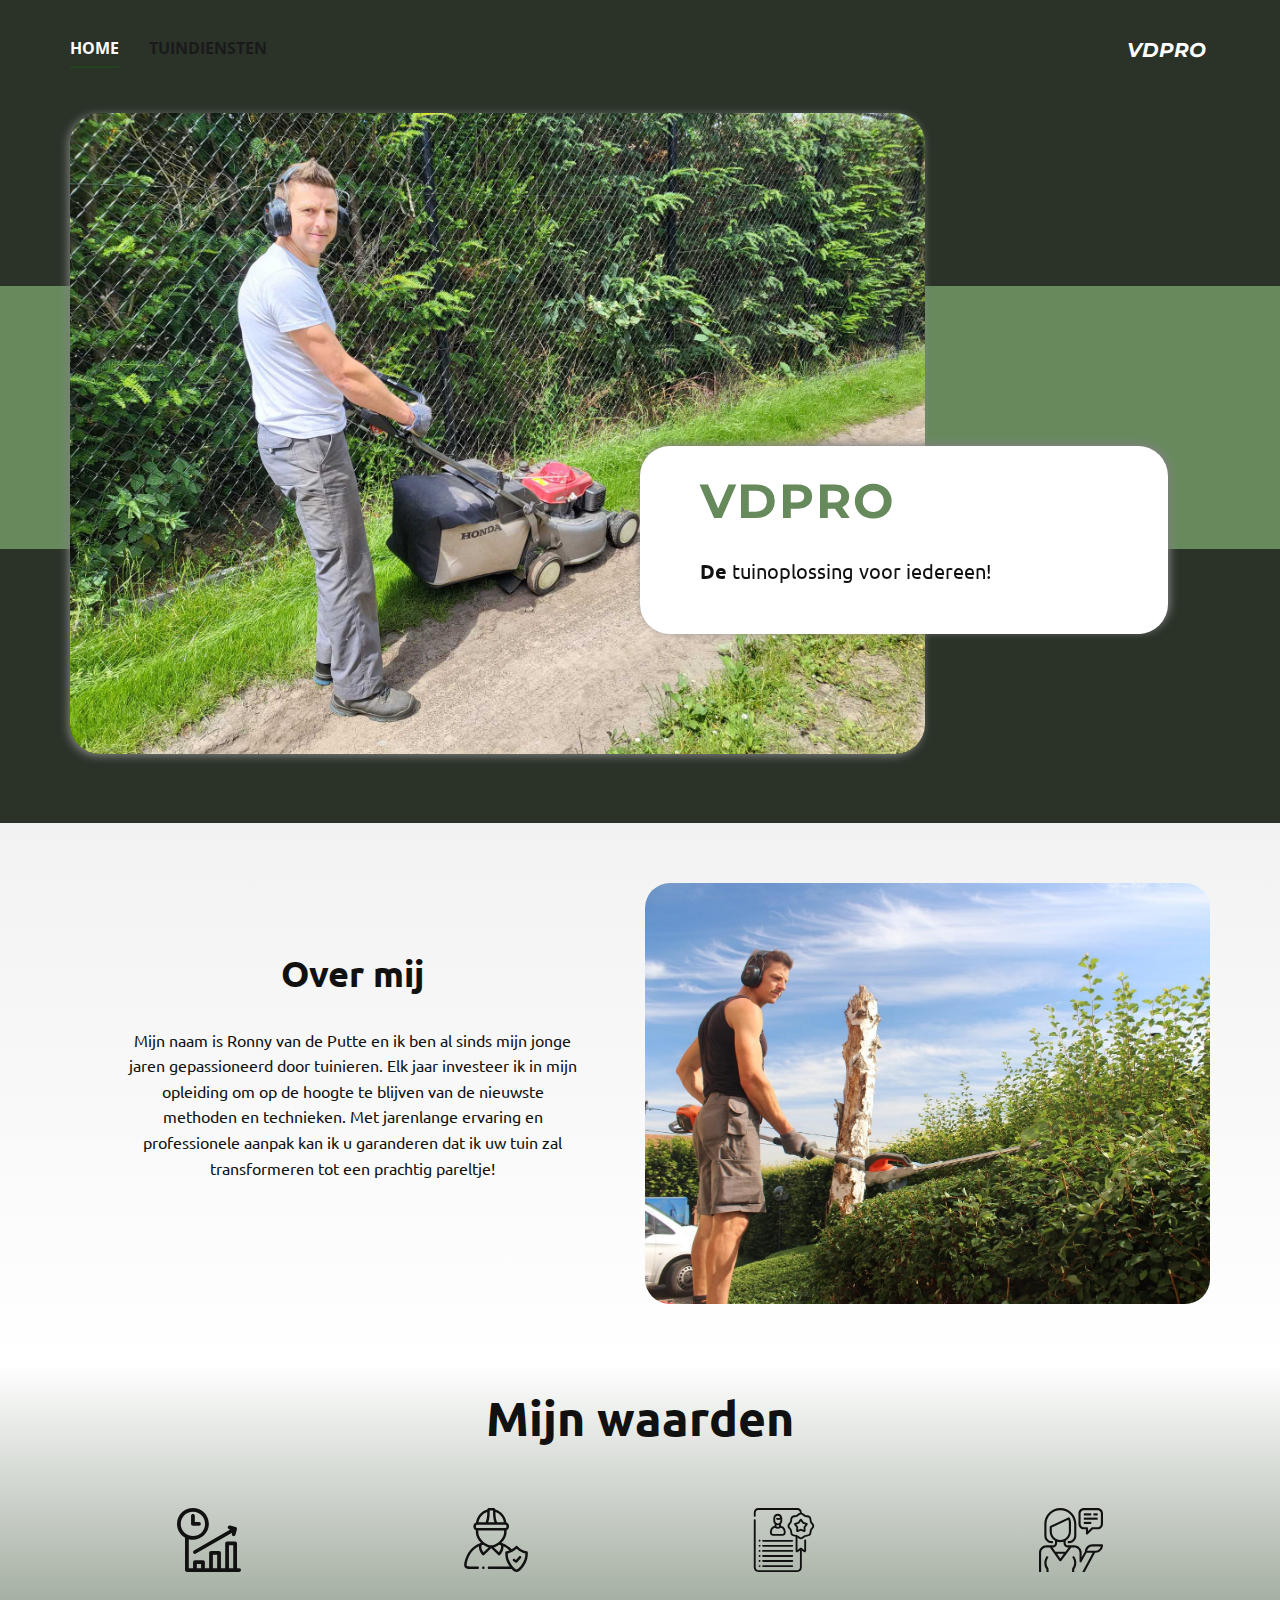
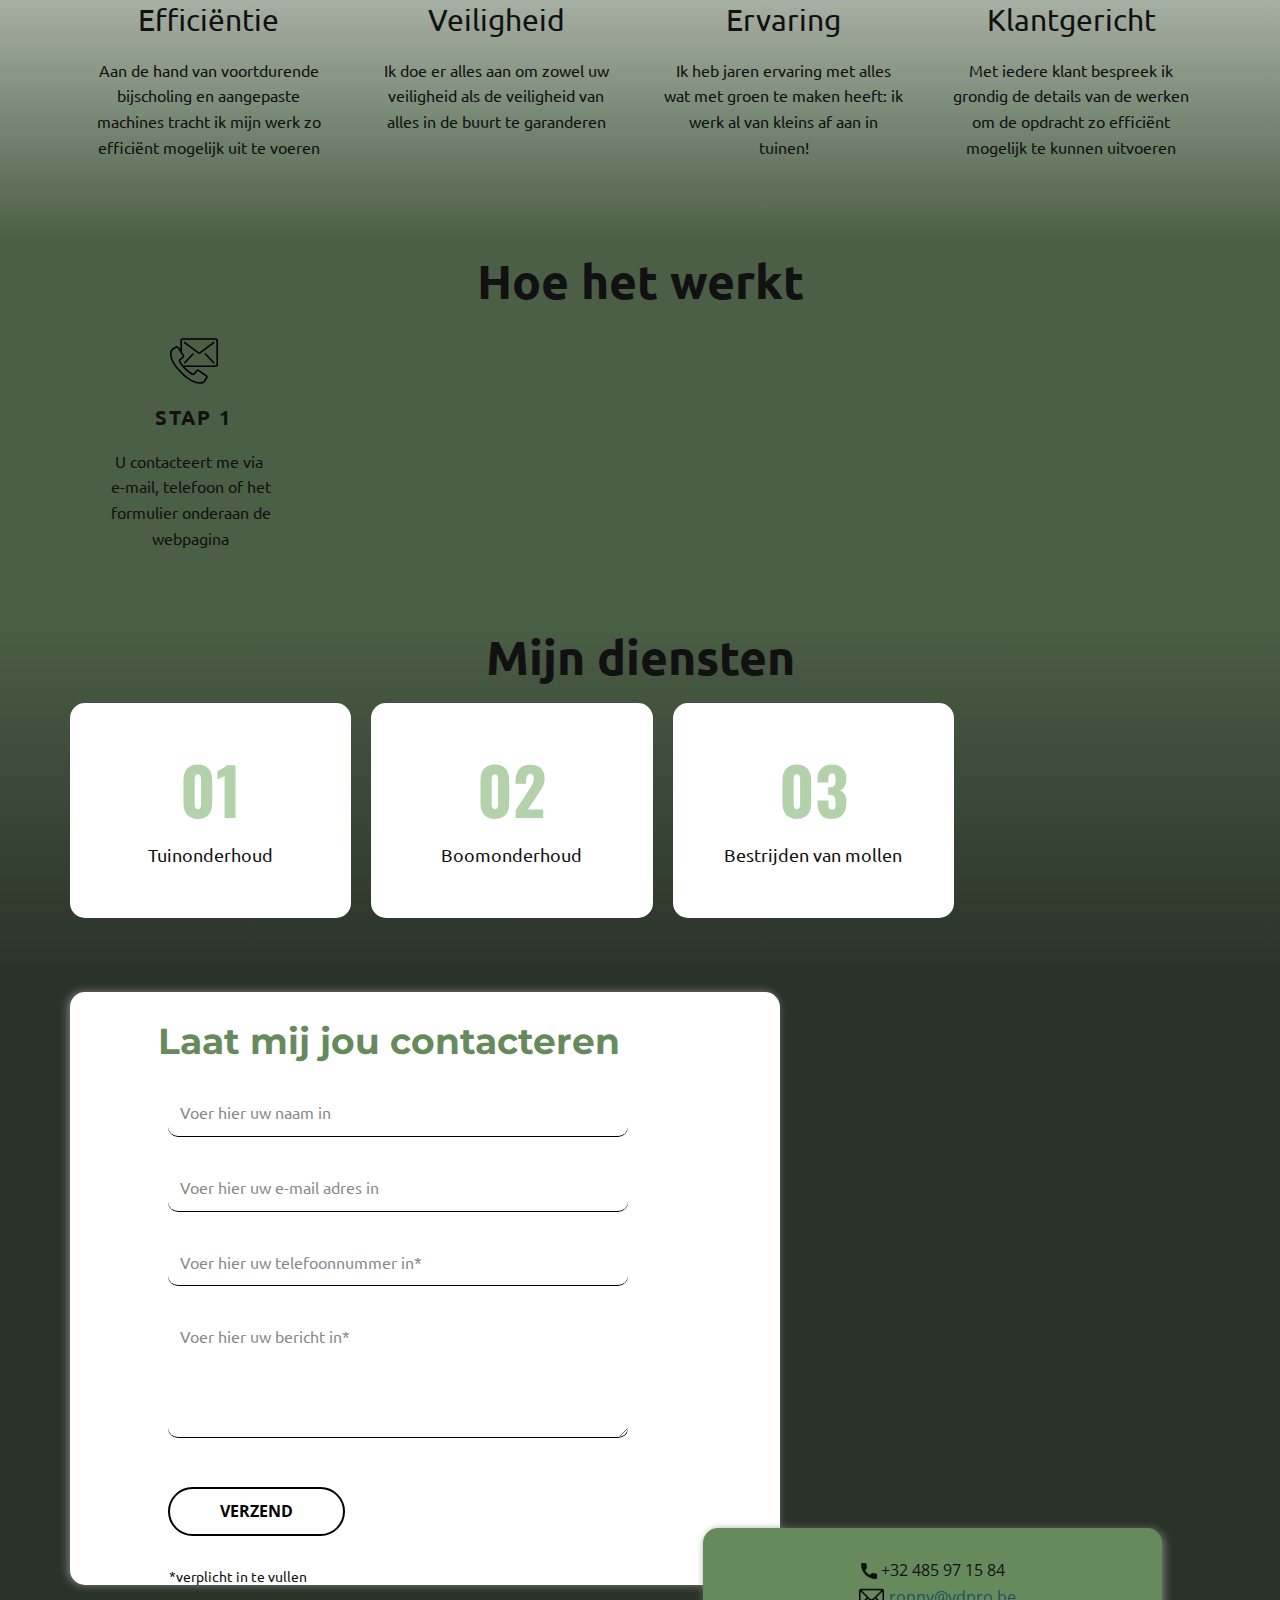
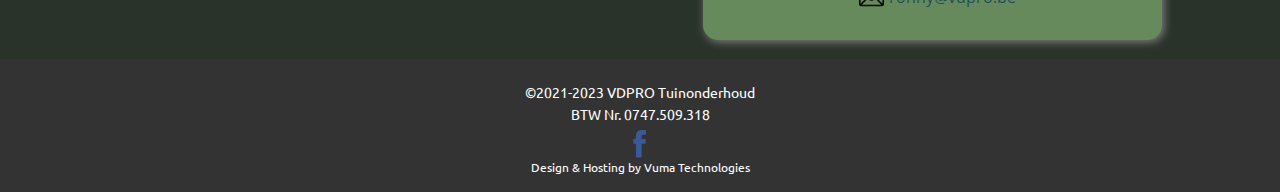
<file: index.html>
<!DOCTYPE html>
<html style="font-size: 16px;" lang="en"><head>
    <meta name="viewport" content="width=device-width, initial-scale=1.0">
    <meta charset="utf-8">
    <meta name="keywords" content="vdpro, tuinen, tuinonderhoud, vdpro tuinonderhoud, ronny van de putte, ronny, tuinoplossing, tuinman, werkman, klusjesman, tuinhulp, tuin, tuinenonderhoud">
    <meta name="description" content="Op zoek naar iemand die voor alles in uw tuin zorgt? Een adres! VDPRO! Ik doe alles van het snoeien van hagen tot het planten van bomen en alles erintussen!">
    <title>VDPRO Tuinonderhoud</title>
    <link rel="stylesheet" href="nicepage.css" media="screen">
<link rel="stylesheet" href="VDPRO-Tuinonderhoud.css" media="screen">
    <script class="u-script" type="text/javascript" src="jquery.js" defer=""></script>
    <script class="u-script" type="text/javascript" src="nicepage.js" defer=""></script>
    <meta name="generator" content="Vuma Technologies Web Design">
    <link id="u-theme-google-font" rel="stylesheet" href="https://fonts.googleapis.com/css?family=Roboto:100,100i,300,300i,400,400i,500,500i,700,700i,900,900i|Open+Sans:300,300i,400,400i,500,500i,600,600i,700,700i,800,800i">
    <link id="u-page-google-font" rel="stylesheet" href="https://fonts.googleapis.com/css?family=Montserrat:100,100i,200,200i,300,300i,400,400i,500,500i,600,600i,700,700i,800,800i,900,900i|Ubuntu:300,300i,400,400i,500,500i,700,700i|Oswald:200,300,400,500,600,700">
    
    
    
    
    
    
    
    
    <script type="application/ld+json">{
		"@context": "http://schema.org",
		"@type": "Organization",
		"name": "VDPRO",
		"sameAs": [
				"https://www.facebook.com/VDPROTuinonderhoud"
		]
}</script>
    <meta name="theme-color" content="#204f5b">
    <meta property="og:title" content="VDPRO Tuinonderhoud">
    <meta property="og:description" content="Op zoek naar iemand die voor alles in uw tuin zorgt? Een adres! VDPRO! Ik doe alles van het snoeien van hagen tot het planten van bomen en alles erintussen!">
    <meta property="og:type" content="website">
  <script>
    function gdprConfirmed() {
        return true;
    }
    </script>
    <script>
    if (gdprConfirmed()) {
        document.write("<sc" + "ript src=\"https://www.google.com/recaptcha/api.js?render=6Le0MBQkAAAAAFODEhb4Uxo5tWQrPDgxqDSNqGAB\"></sc" + "ript>");
    }
    </script>
    <script>
    if (gdprConfirmed()) {
        (function (grecaptcha, sitekey, actions) {
            var recaptcha = {
                execute: function (action, submitFormCb) {
                    try {
                        grecaptcha.execute(
                            sitekey,
                            {action: action}
                        ).then(function (token) {
                            var forms = document.getElementsByTagName('form');

                            for (var i = 0; i < forms.length; i++) {
                                var fields = forms[i].getElementsByTagName('input');

                                for (var j = 0; j < fields.length; j++) {
                                    var field = fields[j];

                                    if ('recaptchaResponse' === field.getAttribute('name')) {
                                        field.setAttribute('value', token);
                                        break;
                                    }
                                }
                            }
                            submitFormCb();
                        });
                    } catch (e) {
                        var formError = document.querySelector('.u-form-send-error');

                        if (formError) {
                            formError.innerText = 'Site Owner Error: ' + e.message.replace(/:[\s\S]*/, '');
                            formError.style.display = 'block';
                        }
                    }
                },

                executeContact: function (submitFormCb) {
                    recaptcha.execute(actions['contact'], submitFormCb);
                }
            };

            window.recaptchaObject = recaptcha;
        })(
            grecaptcha,
            
            '6Le0MBQkAAAAAFODEhb4Uxo5tWQrPDgxqDSNqGAB',
            {'contact': 'contact'}
        );
    }
    </script>
</head>
  <body data-home-page="VDPRO-Tuinonderhoud.html" data-home-page-title="VDPRO Tuinonderhoud" class="u-body u-xl-mode" data-lang="en"><header class="u-clearfix u-header u-palette-3-dark-3 u-header" id="sec-490d"><div class="u-align-left u-clearfix u-sheet u-valign-middle-md u-valign-middle-sm u-valign-middle-xs u-sheet-1">
        <nav class="u-menu u-menu-dropdown u-offcanvas u-menu-1">
          <div class="menu-collapse" style="font-size: 1rem; font-weight: 700; letter-spacing: 0px; text-transform: uppercase;">
            <a class="u-button-style u-custom-active-border-color u-custom-border u-custom-border-color u-custom-borders u-custom-hover-border-color u-custom-text-active-color u-custom-text-color u-custom-text-hover-color u-custom-top-bottom-menu-spacing u-nav-link" href="#" style="padding: 2px 0px; font-size: calc(1em + 4px);">
              <svg class="u-svg-link" viewBox="0 0 24 24"><use xmlns:xlink="http://www.w3.org/1999/xlink" xlink:href="#menu-hamburger"></use></svg>
              <svg class="u-svg-content" version="1.1" id="menu-hamburger" viewBox="0 0 16 16" x="0px" y="0px" xmlns:xlink="http://www.w3.org/1999/xlink" xmlns="http://www.w3.org/2000/svg"><g><rect y="1" width="16" height="2"></rect><rect y="7" width="16" height="2"></rect><rect y="13" width="16" height="2"></rect>
</g></svg>
            </a>
          </div>
          <div class="u-custom-menu u-nav-container">
            <ul class="u-nav u-spacing-30 u-unstyled u-nav-1"><li class="u-nav-item"><a class="u-border-2 u-border-active-palette-2-base u-border-hover-palette-1-base u-border-no-left u-border-no-right u-border-no-top u-button-style u-nav-link u-text-active-white u-text-grey-90 u-text-hover-palette-4-base" href="VDPRO-Tuinonderhoud.html" style="padding: 10px 0px;">Home</a>
</li><li class="u-nav-item"><a class="u-border-2 u-border-active-palette-2-base u-border-hover-palette-1-base u-border-no-left u-border-no-right u-border-no-top u-button-style u-nav-link u-text-active-white u-text-grey-90 u-text-hover-palette-4-base" href="VDPRO---Tuindiensten.html" style="padding: 10px 0px;">Tuindiensten</a>
</li></ul>
          </div>
          <div class="u-custom-menu u-nav-container-collapse">
            <div class="u-black u-container-style u-inner-container-layout u-opacity u-opacity-95 u-sidenav">
              <div class="u-inner-container-layout u-sidenav-overflow">
                <div class="u-menu-close"></div>
                <ul class="u-align-center u-nav u-popupmenu-items u-unstyled u-nav-2"><li class="u-nav-item"><a class="u-button-style u-nav-link" href="VDPRO-Tuinonderhoud.html" style="padding: 10px 0px;">Home</a>
</li><li class="u-nav-item"><a class="u-button-style u-nav-link" href="VDPRO---Tuindiensten.html" style="padding: 10px 0px;">Tuindiensten</a>
</li></ul>
              </div>
            </div>
            <div class="u-black u-menu-overlay u-opacity u-opacity-70"></div>
          </div>
        </nav>
        <h2 class="u-text u-text-1">
          <a class="u-btn u-button-link u-button-style u-none u-text-body-alt-color u-btn-1" href="VDPRO-Tuinonderhoud.html">VDPRO</a>
        </h2>
      </div></header>
    <section class="u-align-center-xs u-clearfix u-palette-3-dark-3 u-section-1" src="" id="carousel_1abf">
      <div class="u-expanded-width u-palette-3-base u-shape u-shape-rectangle u-shape-1"></div>
      <img class="u-image u-image-round u-radius-30 u-image-1" src="images/20220620_122335.jpeg" data-image-width="4000" data-image-height="3000" data-animation-name="customAnimationIn" data-animation-duration="2000">
      <div class="u-border-no-bottom u-border-no-left u-border-no-right u-border-no-top u-container-style u-group u-radius-30 u-shape-round u-white u-group-1" data-animation-name="customAnimationIn" data-animation-duration="1000">
        <div class="u-container-layout u-container-layout-1">
          <h1 class="u-custom-font u-font-montserrat u-text u-text-palette-3-base u-title u-text-1" data-animation-name="customAnimationIn" data-animation-duration="1000">VDPRO</h1>
          <p class="u-custom-font u-font-ubuntu u-large-text u-text u-text-variant u-text-2" data-animation-name="customAnimationIn" data-animation-duration="1000">De<span style="font-weight: 400;"> tuinoplossing voor iedereen!</span>
          </p>
        </div>
      </div>
    </section>
    <section class="u-clearfix u-gradient u-section-2" id="sec-c8e2">
      <div class="u-clearfix u-sheet u-sheet-1">
        <div class="u-clearfix u-expanded-width u-gutter-10 u-layout-wrap u-layout-wrap-1">
          <div class="u-layout" style="">
            <div class="u-layout-row" style="">
              <div class="u-container-style u-layout-cell u-left-cell u-size-30 u-size-xs-60 u-layout-cell-1" src="">
                <div class="u-container-layout u-container-layout-1">
                  <h2 class="u-align-center u-custom-font u-font-ubuntu u-text u-text-1">Over mij</h2>
                  <p class="u-align-center u-custom-font u-font-ubuntu u-text u-text-2"> Mijn naam is Ronny van de Putte en ik ben al sinds mijn jonge jaren gepassioneerd door tuinieren. Elk jaar investeer ik in mijn opleiding om op de hoogte te blijven van de nieuwste methoden en technieken. Met jarenlange ervaring en professionele aanpak kan ik u garanderen dat ik uw tuin zal transformeren tot een prachtig pareltje!</p>
                </div>
              </div>
              <div class="u-align-center u-container-style u-image u-image-round u-layout-cell u-radius-30 u-right-cell u-size-30 u-size-xs-60 u-image-1" src="" data-image-width="1600" data-image-height="1067">
                <div class="u-container-layout u-valign-middle u-container-layout-2" src=""></div>
              </div>
            </div>
          </div>
        </div>
      </div>
    </section>
    <section class="u-align-center u-clearfix u-gradient u-section-3" id="sec-9d82">
      <div class="u-clearfix u-sheet u-sheet-1">
        <h2 class="u-custom-font u-font-ubuntu u-text u-text-1">Mijn waarden</h2>
        <div class="u-expanded-width u-list u-list-1">
          <div class="u-repeater u-repeater-1">
            <div class="u-align-center u-container-style u-list-item u-repeater-item u-list-item-1">
              <div class="u-container-layout u-similar-container u-container-layout-1"><span class="u-icon u-icon-circle u-icon-1"><svg class="u-svg-link" preserveAspectRatio="xMidYMin slice" viewBox="0 0 511.902 511.902" style=""><use xmlns:xlink="http://www.w3.org/1999/xlink" xlink:href="#svg-c308"></use></svg><svg class="u-svg-content" viewBox="0 0 511.902 511.902" id="svg-c308"><g><path d="m497 481.535h-17.134v-197.684c0-8.284-6.716-15-15-15h-64.266c-8.284 0-15 6.716-15 15v197.684h-34.267v-123.476c0-8.284-6.716-15-15-15h-64.267c-8.284 0-15 6.716-15 15v123.476h-34.266v-49.267c0-8.284-6.716-15-15-15h-64.267c-8.284 0-15 6.716-15 15v49.267h-34.266v-231.462c79.121 22.506 161.908-40.553 160.666-123.073-6.404-168.858-248.546-168.831-254.933.003 0 47.302 25.902 88.667 64.267 110.663v258.869c0 8.284 6.716 15 15 15h417.733c19.753-.681 19.985-29.223 0-30zm-467-354.533c0-53.743 43.724-97.467 97.467-97.467 129.125 4.9 129.09 190.053-.001 194.933-53.742 0-97.466-43.723-97.466-97.466zm162.8 354.533h-34.267v-34.267h34.267zm128.533 0h-34.267v-108.476h34.267zm128.533 0h-34.266v-182.684h34.267v182.684z"></path><path d="m175.667 142.002c19.877-.737 19.869-29.267 0-30h-33.2v-49.267c-.727-19.858-29.262-19.887-30 0v64.266c0 8.284 6.716 15 15 15h48.2z"></path><path d="m417.117 169.132 8.903 2.389-289.987 167.424c-7.175 4.142-9.633 13.316-5.49 20.49 3.524 6.104 12.294 10.222 20.49 5.49l290.004-167.433-2.389 8.944c-2.139 8.004 2.616 16.226 10.619 18.364 8.395 2.242 16.332-3.012 18.363-10.62l11.728-43.894c2.138-7.998-2.608-16.214-10.604-18.359l-43.861-11.769c-19.373-4.442-26.789 23.107-7.776 28.974z"></path>
</g></svg></span>
                <h3 class="u-align-center u-custom-font u-font-ubuntu u-text u-text-2">Efficiëntie</h3>
                <p class="u-align-center u-custom-font u-font-ubuntu u-text u-text-3">Aan de hand van voortdurende bijscholing en aangepaste machines tracht ik mijn werk zo efficiënt mogelijk uit te voeren</p>
              </div>
            </div>
            <div class="u-container-style u-list-item u-repeater-item u-list-item-2">
              <div class="u-container-layout u-similar-container u-container-layout-2"><span class="u-icon u-icon-circle u-icon-2"><svg class="u-svg-link" preserveAspectRatio="xMidYMin slice" viewBox="0 0 516.037 516.037" style=""><use xmlns:xlink="http://www.w3.org/1999/xlink" xlink:href="#svg-a260"></use></svg><svg class="u-svg-content" viewBox="0 0 516.037 516.037" id="svg-a260"><g><path d="m408.644 411.413c-4.39-3.356-10.664-2.514-14.018 1.873-3.354 4.388-2.515 10.664 1.873 14.018l17.089 13.061c1.807 1.381 3.943 2.055 6.068 2.055 2.735 0 5.451-1.118 7.416-3.287l32.664-36.066c3.707-4.094 3.395-10.418-.699-14.125-4.093-3.707-10.418-3.394-14.125.699l-26.488 29.248z"></path><path d="m514.82 358.033c-.114-5.099-4.047-9.293-9.126-9.737-23.789-2.079-53.063-18.059-74.582-40.708-1.888-1.986-4.507-3.111-7.247-3.112-.001 0-.002 0-.003 0-2.738 0-5.357 1.123-7.245 3.107-9.659 10.153-20.871 18.96-32.441 25.781-20.302-22.664-45.29-39.362-74.577-49.873-.255-.103-.513-.195-.777-.277-2.281-.808-4.589-1.579-6.922-2.313 24.768-24.702 41.428-57.164 41.428-86.285v-15.711c11.708-5.098 19.919-16.784 19.919-30.357 0-14.099-8.874-26.158-21.327-30.903-5.14-49.901-40.297-91.849-88.59-105.727-1.427-6.797-7.466-11.918-14.68-11.918h-36.237c-6.958 0-12.807 4.768-14.495 11.205-23.755 6.335-45.453 19.857-61.721 38.657-16.512 19.082-26.78 42.912-29.388 67.788-12.459 4.748-21.336 16.804-21.336 30.899 0 13.578 8.223 25.267 19.947 30.362v15.706c0 29.094 16.663 61.568 41.43 86.287-2.265.712-4.508 1.457-6.725 2.239-.436.124-.86.277-1.273.458-32.78 11.825-60.147 31.399-81.579 58.43-20.612 25.998-35.265 58.103-43.551 95.431-2.949 13.34-5.167 30.104 3.929 41.43 8.885 11.063 24.783 12.481 37.642 12.481h65.415c5.523 0 10-4.478 10-10s-4.477-10-10-10h-65.415c-11.963 0-19.381-1.684-22.048-5.005-2.825-3.518-2.823-11.791.003-24.581 10.393-46.812 35.805-104.097 97.032-133.02-1.883 33.783 16.422 55.865 28.057 69.88 1.781 2.146 4.377 3.45 7.162 3.599 2.783.154 5.505-.872 7.504-2.816l56.358-54.808 56.385 54.81c1.871 1.818 4.373 2.829 6.97 2.829.179 0 .358-.005.539-.015 2.785-.15 5.382-1.457 7.162-3.606 11.619-14.027 29.897-36.122 28.031-69.834 17.763 8.426 33.457 19.695 46.953 33.733-8.059 3.119-15.983 5.112-23.372 5.758-5.076.443-9.007 4.634-9.126 9.729-.837 35.753 5.122 61.368 21.244 91.349.136.254 5.584 10.02 14.073 22h-166.979c-5.523 0-10 4.478-10 10s4.477 10 10 10h182.861c12.056 13.324 26.275 24.664 39.759 24.664 32.532 0 69.356-65.997 69.71-66.657 16.096-29.986 22.053-55.597 21.249-91.349zm-193.312-242.547h-55.058c-10.402-27.173-12.37-49.58-12.723-82.473 36.069 12.757 62.29 44.583 67.781 82.473zm-114.1-95.486h26.246c.063 38.708 1.044 64.924 11.523 95.486h-49.272c10.461-30.563 11.441-56.782 11.503-95.486zm-20.063 12.224c-.33 33.326-2.242 55.871-12.708 83.263h-57.402c5.704-38.383 33.296-71.072 70.11-83.263zm-78.781 103.262h66.898c.589.478 1.159.539 1.637 0h153.085c7.203 0 13.063 5.859 13.063 13.063 0 7.219-5.859 13.092-13.063 13.092h-221.62c-7.218 0-13.091-5.873-13.091-13.092 0-7.203 5.872-13.063 13.091-13.063zm6.856 59.131v-12.977h207.907v12.977c0 38.126-36.936 85.279-79.044 100.91-18.425 6.847-31.506 6.841-49.974-.022-42.025-15.695-78.889-62.84-78.889-100.888zm41.502 162.828c-10.35-13.512-20.316-31.252-15.526-57.003 4.411-1.424 8.969-2.723 13.695-3.872 10.084 7.398 20.96 13.466 32.235 17.677 3.629 1.348 7.121 2.459 10.537 3.383zm124.894-.006-40.966-39.821c3.372-.915 6.818-2.012 10.396-3.342 11.331-4.206 22.26-10.286 32.391-17.708 4.668 1.136 9.233 2.423 13.687 3.865 4.801 25.715-5.161 43.473-15.508 57.006zm194.13 82.489c-11.826 22.071-39.521 56.109-52.085 56.109s-40.259-34.038-52.092-56.123c-13.215-24.572-18.638-45.063-18.932-72.963 10.788-2.053 22.019-6.079 33.063-11.701.388-.169.766-.368 1.137-.59 12.896-6.703 25.508-15.574 36.82-26.117 21.298 19.87 47.227 33.883 71.02 38.409-.315 27.904-5.737 48.399-18.931 72.976z"></path><path d="m155.974 471.373c-5.523 0-10 4.478-10 10s4.477 10 10 10h.057c5.523 0 9.971-4.478 9.971-10s-4.505-10-10.028-10z"></path>
</g></svg></span>
                <h3 class="u-align-center u-custom-font u-font-ubuntu u-text u-text-4">Veiligheid</h3>
                <p class="u-align-center u-custom-font u-font-ubuntu u-text u-text-5">Ik doe er alles aan om zowel uw veiligheid als de veiligheid van alles in de buurt te garanderen</p>
              </div>
            </div>
            <div class="u-align-center u-container-style u-list-item u-repeater-item u-list-item-3">
              <div class="u-container-layout u-similar-container u-container-layout-3"><span class="u-icon u-icon-circle u-icon-3"><svg class="u-svg-link" preserveAspectRatio="xMidYMin slice" viewBox="0 0 512 512" style=""><use xmlns:xlink="http://www.w3.org/1999/xlink" xlink:href="#svg-3d76"></use></svg><svg class="u-svg-content" viewBox="0 0 512 512" id="svg-3d76"><g><path d="m181.022 142.59-8.659 3.138c-13.364 4.846-23.334 16.536-26.021 30.517l-2.938 15.396c-1.466 7.626.53 15.436 5.479 21.425 4.951 5.995 12.251 9.433 20.025 9.433h75.057c7.714 0 14.977-3.393 19.927-9.309 4.946-5.911 7.004-13.65 5.646-21.233l-2.74-15.315c-2.539-14.201-12.542-26.081-26.108-31.004l-9.18-3.327v-13.53c0-.38-.037-.75-.092-1.115 6.697-6.818 10.533-16.115 10.533-25.627v-20.159c0-19.678-16.01-35.687-35.689-35.687s-35.692 16.009-35.692 35.687v20.787c0 9.778 4.032 18.705 10.515 25.188-.038.304-.063.611-.063.925zm71.008 36.692 2.74 15.317c.574 3.201-.295 6.468-2.384 8.964-2.092 2.5-5.162 3.935-8.423 3.935h-75.057c-3.285 0-6.369-1.452-8.461-3.985-2.088-2.528-2.931-5.823-2.311-9.05l2.938-15.396c1.693-8.812 7.979-16.183 16.4-19.236l5.672-2.055c.142.146.285.293.439.428 6.463 5.651 14.57 8.477 22.682 8.476 8.102 0 16.207-2.82 22.671-8.46.233-.203.447-.422.651-.65l5.983 2.169c8.554 3.102 14.86 10.59 16.46 19.543zm-66.46-97.402c0-11.406 9.281-20.687 20.689-20.687 9.628 0 17.718 6.62 20.015 15.54-.964.471-1.953.916-2.966 1.321-9.222 3.692-16.671 3.202-18.8 1.71-3.392-2.378-8.068-1.558-10.447 1.834-2.378 3.392-1.557 8.068 1.834 10.447 3.663 2.569 8.635 3.853 14.309 3.853 5.155 0 10.89-1.071 16.745-3.19v9.329c0 5.733-2.371 11.347-6.506 15.402-1.914 1.878-4.107 3.333-6.462 4.337-.165.063-.327.131-.486.205-2.419.957-5.003 1.438-7.644 1.369-11.184-.215-20.281-9.494-20.281-20.684zm19.993 56.469c.229.004.456.006.685.006 3.519 0 6.967-.529 10.261-1.544v11.999c-6.251 3.854-14.242 3.852-20.485-.006v-11.971c3.034.919 6.231 1.452 9.539 1.516z"></path><path d="m88.264 350.904h233.57c4.143 0 7.5-3.357 7.5-7.5s-3.357-7.5-7.5-7.5h-233.57c-4.143 0-7.5 3.357-7.5 7.5s3.357 7.5 7.5 7.5z"></path><path d="m88.264 391.345h233.57c4.143 0 7.5-3.357 7.5-7.5s-3.357-7.5-7.5-7.5h-233.57c-4.143 0-7.5 3.357-7.5 7.5s3.357 7.5 7.5 7.5z"></path><path d="m88.264 431.784h233.57c4.143 0 7.5-3.357 7.5-7.5s-3.357-7.5-7.5-7.5h-233.57c-4.143 0-7.5 3.357-7.5 7.5s3.357 7.5 7.5 7.5z"></path><path d="m88.264 472.225h233.57c4.143 0 7.5-3.357 7.5-7.5s-3.357-7.5-7.5-7.5h-233.57c-4.143 0-7.5 3.357-7.5 7.5s3.357 7.5 7.5 7.5z"></path><path d="m80.764 262.524c0 4.143 3.357 7.5 7.5 7.5h233.57c4.143 0 7.5-3.357 7.5-7.5s-3.357-7.5-7.5-7.5h-233.57c-4.143 0-7.5 3.358-7.5 7.5z"></path><path d="m88.264 310.464h233.57c4.143 0 7.5-3.357 7.5-7.5s-3.357-7.5-7.5-7.5h-233.57c-4.143 0-7.5 3.357-7.5 7.5s3.357 7.5 7.5 7.5z"></path><path d="m60.569 350.932c4.158 0 7.529-3.37 7.529-7.528 0-4.157-3.371-7.528-7.529-7.528s-7.528 3.37-7.528 7.528 3.371 7.528 7.528 7.528z"></path><path d="m60.569 270.052c4.158 0 7.529-3.37 7.529-7.528s-3.371-7.528-7.529-7.528-7.528 3.37-7.528 7.528 3.371 7.528 7.528 7.528z"></path><path d="m60.569 310.492c4.158 0 7.529-3.37 7.529-7.528s-3.371-7.528-7.529-7.528-7.528 3.37-7.528 7.528 3.371 7.528 7.528 7.528z"></path><path d="m60.569 391.372c4.158 0 7.529-3.37 7.529-7.528s-3.371-7.528-7.529-7.528-7.528 3.37-7.528 7.528 3.371 7.528 7.528 7.528z"></path><path d="m60.569 431.813c4.158 0 7.529-3.37 7.529-7.528s-3.371-7.528-7.529-7.528-7.528 3.37-7.528 7.528c0 4.157 3.371 7.528 7.528 7.528z"></path><path d="m60.569 472.253c4.158 0 7.529-3.37 7.529-7.528 0-4.157-3.371-7.528-7.529-7.528s-7.528 3.37-7.528 7.528c0 4.157 3.371 7.528 7.528 7.528z"></path><path d="m485.63 118.121c-3.026-3.83-5.886-7.449-7.269-10.783-1.492-3.599-2.08-8.354-2.702-13.39-1.091-8.822-2.327-18.821-9.305-25.798s-16.978-8.213-25.8-9.304c-5.037-.622-9.794-1.21-13.393-2.702-3.335-1.383-6.953-4.241-10.784-7.268-5.271-4.165-11.068-8.738-17.922-10.813v-2.269c.001-19.736-16.058-35.794-35.797-35.794h-312.444c-19.739 0-35.798 16.058-35.798 35.795v28.949c0 4.143 3.357 7.5 7.5 7.5s7.5-3.357 7.5-7.5v-28.949c0-11.467 9.33-20.795 20.798-20.795h312.444c11.468 0 20.798 9.328 20.798 20.795v2.27c-6.852 2.076-12.647 6.647-17.918 10.812-3.831 3.026-7.449 5.885-10.783 7.268-3.599 1.491-8.356 2.079-13.393 2.702-8.822 1.09-18.821 2.326-25.8 9.303-6.979 6.978-8.215 16.977-9.306 25.799-.622 5.035-1.21 9.791-2.702 13.39-1.383 3.334-4.242 6.953-7.269 10.783-5.604 7.091-11.954 15.128-11.954 25.417s6.351 18.326 11.954 25.417c3.026 3.83 5.886 7.449 7.269 10.783 1.492 3.599 2.08 8.354 2.702 13.391 1.091 8.821 2.327 18.82 9.305 25.797 6.978 6.978 16.978 8.213 25.8 9.304 2.63.325 5.179.644 7.532 1.084v113.367c0 4.443 2.48 8.411 6.473 10.355 3.992 1.947 8.645 1.453 12.146-1.288l15.943-12.483v136.94c0 11.467-9.33 20.795-20.798 20.795h-312.443c-11.468 0-20.798-9.328-20.798-20.795v-378.435c0-4.143-3.357-7.5-7.5-7.5s-7.5 3.357-7.5 7.5v378.434c0 19.737 16.059 35.795 35.798 35.795h312.444c19.739 0 35.798-16.058 35.798-35.795v-136.94l15.943 12.482c2.081 1.63 4.571 2.466 7.089 2.466 1.716 0 3.444-.389 5.064-1.178 3.994-1.944 6.476-5.912 6.476-10.354v-83.697c0-4.143-3.357-7.5-7.5-7.5s-7.5 3.357-7.5 7.5v76.555l-19.937-15.609c-2.015-1.595-4.549-2.474-7.136-2.474s-5.121.879-7.104 2.448l-19.959 15.627v-98.625c.544.426 1.091.857 1.645 1.294 7.092 5.604 15.13 11.953 25.42 11.953 10.289 0 18.327-6.35 25.419-11.952 3.831-3.026 7.45-5.886 10.784-7.269 3.599-1.491 8.356-2.079 13.393-2.702 8.822-1.09 18.821-2.326 25.801-9.303 6.977-6.978 8.213-16.977 9.304-25.798.623-5.036 1.211-9.792 2.703-13.391 1.383-3.334 4.242-6.953 7.269-10.783 5.604-7.091 11.954-15.128 11.954-25.417s-6.351-18.326-11.954-25.417zm-11.769 41.534c-3.528 4.465-7.176 9.081-9.355 14.337-2.273 5.48-3.016 11.487-3.734 17.296-.871 7.046-1.693 13.701-5.023 17.031-3.331 3.33-9.987 4.152-17.034 5.023-5.81.718-11.816 1.46-17.298 3.733-5.256 2.179-9.872 5.826-14.337 9.354-5.679 4.485-11.042 8.723-16.121 8.723s-10.442-4.237-16.121-8.723c-4.465-3.527-9.081-7.175-14.337-9.354-.362-.15-1.618-.628-1.889-.712-4.957-1.724-10.26-2.385-15.41-3.021-7.047-.871-13.703-1.694-17.034-5.024-3.329-3.329-4.152-9.984-5.023-17.029-.718-5.81-1.46-11.815-3.733-17.297-2.18-5.256-5.827-9.872-9.355-14.337-4.485-5.678-8.723-11.04-8.723-16.117s4.237-10.439 8.723-16.117c3.528-4.465 7.176-9.081 9.355-14.337 2.273-5.48 3.016-11.487 3.733-17.296.871-7.046 1.694-13.701 5.024-17.031 3.331-3.33 9.987-4.152 17.034-5.023 5.81-.718 11.816-1.46 17.298-3.733 5.256-2.179 9.872-5.826 14.337-9.354 5.667-4.477 11.021-8.705 16.091-8.721.009 0 .019.001.028.001.01 0 .02-.001.03-.001 5.071.015 10.425 4.244 16.093 8.721 4.465 3.527 9.081 7.175 14.337 9.354 5.481 2.273 11.489 3.016 17.299 3.733 7.047.871 13.703 1.694 17.033 5.024s4.153 9.984 5.024 17.03c.718 5.809 1.46 11.815 3.733 17.296 2.18 5.256 5.827 9.872 9.355 14.337 4.485 5.678 8.723 11.04 8.723 16.117s-4.237 10.44-8.723 16.117z"></path><path d="m439.109 119.704-25.522-7.221-14.757-22.04c-1.763-2.632-4.705-4.202-7.872-4.202s-6.11 1.571-7.872 4.202l-14.757 22.04-25.524 7.222c-3.048.863-5.452 3.178-6.43 6.19s-.392 6.297 1.566 8.783l16.403 20.843-1.018 26.497c-.123 3.166 1.333 6.168 3.896 8.031 1.645 1.195 3.594 1.813 5.565 1.813 1.102 0 2.21-.193 3.274-.585l24.895-9.158 24.893 9.157c2.973 1.096 6.276.636 8.839-1.225s4.021-4.862 3.899-8.029l-1.018-26.502 16.404-20.843c1.958-2.489 2.543-5.772 1.564-8.784-.975-3.012-3.379-5.326-6.428-6.189zm-24.587 28.143c-1.386 1.764-2.103 3.97-2.018 6.219l.778 20.284-19.053-7.009c-2.111-.777-4.436-.776-6.543-.001l-19.055 7.01.779-20.291c.084-2.241-.634-4.447-2.023-6.217l-12.554-15.952 19.539-5.527c2.161-.613 4.04-1.979 5.289-3.845l11.295-16.87 11.294 16.868c1.25 1.867 3.129 3.233 5.294 3.848l19.535 5.526z"></path>
</g></svg></span>
                <h3 class="u-align-center u-custom-font u-font-ubuntu u-text u-text-6">Ervaring</h3>
                <p class="u-align-center u-custom-font u-font-ubuntu u-text u-text-7">Ik heb jaren ervaring met alles wat met groen te maken heeft: ik werk al van kleins af aan in tuinen!</p>
              </div>
            </div>
            <div class="u-align-center u-container-style u-list-item u-repeater-item u-list-item-4">
              <div class="u-container-layout u-similar-container u-container-layout-4"><span class="u-icon u-icon-circle u-icon-4"><svg class="u-svg-link" preserveAspectRatio="xMidYMin slice" viewBox="0 0 480 480" style=""><use xmlns:xlink="http://www.w3.org/1999/xlink" xlink:href="#svg-41a2"></use></svg><svg class="u-svg-content" viewBox="0 0 480 480" x="0px" y="0px" id="svg-41a2" style="enable-background:new 0 0 480 480;"><g><g><path d="M160,0C93.726,0,40,53.726,40,120v88c0.035,30.913,25.087,55.965,56,56h8v-16h-8c-22.08-0.026-39.974-17.92-40-40v-88    c0-57.438,46.562-104,104-104s104,46.562,104,104v88c-0.026,22.08-17.92,39.974-40,40h-8v16h8c30.913-0.035,55.965-25.087,56-56    v-88C280,53.726,226.274,0,160,0z"></path>
</g>
</g><g><g><path d="M65.928,377.032l5.848-9.208l-13.512-8.576l-5.848,9.216c-17.687,27.872-16.374,63.76,3.304,90.264V480h16v-24    c0.001-1.817-0.617-3.581-1.752-5C52.96,429.738,51.337,400.02,65.928,377.032z"></path>
</g>
</g><g><g><path d="M440,0H336c-22.08,0.026-39.974,17.92-40,40v80c0.026,22.08,17.92,39.974,40,40h16v32    c-0.001,3.235,1.947,6.153,4.936,7.392c0.971,0.405,2.012,0.611,3.064,0.608c2.122,0,4.156-0.844,5.656-2.344L403.312,160H440    c22.08-0.026,39.974-17.92,40-40V40C479.974,17.92,462.08,0.026,440,0z M464,120c0,13.255-10.745,24-24,24h-40    c-2.122,0-4.156,0.844-5.656,2.344L368,172.688V152c0-4.418-3.582-8-8-8h-24c-13.255,0-24-10.745-24-24V40    c0-13.255,10.745-24,24-24h104c13.255,0,24,10.745,24,24V120z"></path>
</g>
</g><g><g><rect x="336" y="40" width="56" height="16"></rect>
</g>
</g><g><g><rect x="408" y="40" width="32" height="16"></rect>
</g>
</g><g><g><rect x="336" y="72" width="104" height="16"></rect>
</g>
</g><g><g><rect x="336" y="104" width="56" height="16"></rect>
</g>
</g><g><g><path d="M267.584,368.464l-5.848-9.216l-13.512,8.576l5.848,9.216c14.592,22.985,12.969,52.701-4.04,73.96    c-1.135,1.419-1.753,3.183-1.752,5v24h16v-21.272C283.958,432.224,285.271,396.336,267.584,368.464z"></path>
</g>
</g><g><g><path d="M472,272h-72c-30.016,0.035-54.666,23.729-55.888,53.72L320,369.128V336c-0.035-30.913-25.087-55.965-56-56h-29.24    l-0.216-0.168L234.4,280H216c-8.837,0-16-7.163-16-16v-18.824c24.719-14.272,39.962-40.633,40-69.176v-64    c-0.012-13.255-3.31-26.3-9.6-37.968c-2.015-3.712-6.569-5.219-10.4-3.44L84.592,134.304c-2.804,1.32-4.593,4.141-4.592,7.24V176    c0.038,28.543,15.281,54.904,40,69.176V264c0,8.837-7.163,16-16,16H56c-30.913,0.035-55.965,25.087-56,56v144h16V336    c0.026-22.08,17.92-39.974,40-40h25.456l72.04,100.656c1.48,2.069,3.856,3.31,6.4,3.344H160c2.518,0,4.889-1.186,6.4-3.2l76-100.8    H264c22.08,0.026,39.974,17.92,40,40v64c0.004,4.418,3.589,7.997,8.007,7.993c2.902-0.003,5.575-1.576,6.985-4.113L356.704,336    h45.864l-78,144h18.2L420.8,336h3.2c30.913-0.035,55.965-25.087,56-56C480,275.582,476.418,272,472,272z M96,176v-29.376    l123.528-58.128C222.483,95.98,224,103.954,224,112v64c0,35.346-28.654,64-64,64C124.654,240,96,211.346,96,176z M160.168,378.496    L135.48,344h50.688L160.168,378.496z M198.272,328H124l-22.904-32H104c17.673,0,32-14.327,32-32v-11.688    c15.622,4.917,32.378,4.917,48,0V264c0,17.673,14.327,32,32,32h6.4L198.272,328z M424,320h-63.2    c3.825-18.613,20.198-31.979,39.2-32h63.2C459.375,306.613,443.002,319.979,424,320z"></path>
</g>
</g></svg></span>
                <h3 class="u-align-center u-custom-font u-font-ubuntu u-text u-text-8">Klantgericht</h3>
                <p class="u-align-center u-custom-font u-font-ubuntu u-text u-text-9">Met iedere klant bespreek ik grondig de details van de werken om de opdracht zo efficiënt mogelijk te kunnen uitvoeren</p>
              </div>
            </div>
          </div>
        </div>
      </div>
    </section>
    <section class="u-align-center u-clearfix u-palette-3-dark-2 u-section-4" id="carousel_1c04">
      <div class="u-clearfix u-sheet u-sheet-1">
        <h2 class="u-custom-font u-font-ubuntu u-text u-text-body-color u-text-1">Hoe het werkt</h2>
        <div class="u-clearfix u-expanded-width u-layout-wrap u-layout-wrap-1">
          <div class="u-layout">
            <div class="u-layout-row">
              <div class="u-align-center u-container-style u-layout-cell u-size-13-lg u-size-13-xl u-size-14-md u-size-14-sm u-size-14-xs u-layout-cell-1">
                <div class="u-container-layout u-container-layout-1"><span class="u-align-center u-icon u-icon-circle u-icon-1"><svg class="u-svg-link" preserveAspectRatio="xMidYMin slice" viewBox="0 0 511.874 511.874" style=""><use xmlns:xlink="http://www.w3.org/1999/xlink" xlink:href="#svg-fc79"></use></svg><svg class="u-svg-content" viewBox="0 0 511.874 511.874" x="0px" y="0px" id="svg-fc79" style="enable-background:new 0 0 511.874 511.874;"><g><g><g><path d="M490.114,12.813H132.568c-12.012,0.014-21.746,9.748-21.76,21.76v98.62l-16.35-24.525     c-7.484-11.289-22.535-14.676-34.133-7.68l-33.638,20.224c-11.016,6.464-19.097,16.946-22.545,29.244     c-12.271,44.681-3.166,121.66,109.824,234.667C203.821,474.885,270.816,499.06,316.99,499.06     c10.69,0.049,21.339-1.34,31.659-4.13c12.293-3.448,22.775-11.518,29.252-22.519l20.198-33.673     c6.968-11.589,3.584-26.609-7.68-34.091l-80.546-53.692c-11.049-7.308-25.859-4.905-34.031,5.521l-23.45,30.148     c-2.451,3.226-6.897,4.166-10.445,2.21l-4.463-2.458c-14.686-8.004-32.964-17.971-69.879-54.886     c-3.994-3.994-7.612-7.731-11.008-11.307h333.517c11.982,0.009,21.713-9.676,21.76-21.658V34.573     C511.86,22.561,502.126,12.827,490.114,12.813z M229.318,401.362l4.335,2.381c10.897,6.093,24.614,3.266,32.213-6.639     l23.45-30.148c2.666-3.396,7.49-4.179,11.093-1.801l80.546,53.692c3.659,2.439,4.759,7.321,2.5,11.093l-20.198,33.673     c-4.218,7.233-11.071,12.553-19.123,14.848c-40.337,11.093-110.933,1.707-218.078-105.446S9.56,195.273,20.627,154.97     c2.293-8.051,7.61-14.903,14.839-19.123l33.673-20.207c3.773-2.254,8.652-1.155,11.093,2.5l53.717,80.546     c2.382,3.602,1.599,8.43-1.801,11.093l-30.157,23.458c-9.903,7.597-12.731,21.311-6.639,32.205l2.389,4.335     c8.533,15.65,19.14,35.123,57.805,73.779C194.212,382.213,213.677,392.828,229.318,401.362z M494.808,298.526     c-0.028,2.567-2.127,4.627-4.693,4.608H141.203c-11.083-12.674-20.64-26.604-28.476-41.506l-2.458-4.48     c-1.96-3.54-1.022-7.982,2.202-10.428l30.157-23.458c10.43-8.17,12.833-22.982,5.521-34.031l-20.275-30.43V34.573     c-0.014-1.249,0.476-2.451,1.359-3.334c0.883-0.883,2.085-1.373,3.334-1.359h357.547c1.249-0.014,2.451,0.476,3.334,1.359     c0.883,0.883,1.373,2.085,1.359,3.334V298.526z"></path><path d="M460.725,52.323l-142.618,108.16c-4.035,2.932-9.499,2.932-13.534,0L162.008,52.323     c-3.756-2.849-9.111-2.113-11.959,1.643c-2.849,3.756-2.113,9.111,1.643,11.959l142.583,108.151     c10.144,7.494,23.989,7.494,34.133,0L471.034,65.925c1.805-1.368,2.992-3.398,3.299-5.642c0.307-2.244-0.29-4.518-1.661-6.321     C469.824,50.213,464.478,49.48,460.725,52.323z"></path><path d="M238.517,174.793l-87.415,93.611c-3.214,3.447-3.025,8.848,0.422,12.062c3.447,3.214,8.848,3.025,12.062-0.422     l87.416-93.653c2.888-3.484,2.553-8.617-0.762-11.698C246.924,171.612,241.78,171.656,238.517,174.793z"></path><path d="M384.728,174.793c-3.214-3.447-8.614-3.637-12.062-0.422c-3.447,3.214-3.637,8.614-0.422,12.062l87.39,93.611     c3.214,3.447,8.614,3.637,12.062,0.422c3.447-3.214,3.637-8.614,0.422-12.062L384.728,174.793z"></path>
</g>
</g>
</g></svg></span>
                  <h5 class="u-custom-font u-font-ubuntu u-text u-text-body-color u-text-2">stap 1</h5>
                  <p class="u-custom-font u-font-ubuntu u-text u-text-body-color u-text-3">U contacteert me via&nbsp;<br>e-mail, telefoon of het formulier onderaan de webpagina
                  </p>
                </div>
              </div>
              <div class="u-container-style u-layout-cell u-size-10-lg u-size-10-xl u-size-8-md u-size-8-sm u-size-8-xs u-layout-cell-2">
                <div class="u-container-layout u-valign-middle u-container-layout-2"><span class="u-align-center u-file-icon u-icon u-icon-circle u-icon-2" data-animation-name="customAnimationIn" data-animation-duration="1000"><img src="images/2712281.png" alt=""></span>
                </div>
              </div>
              <div class="u-align-center u-container-style u-layout-cell u-size-14-lg u-size-14-xl u-size-16-md u-size-16-sm u-size-16-xs u-layout-cell-3" data-animation-name="customAnimationIn" data-animation-duration="1000" data-animation-delay="1000">
                <div class="u-container-layout u-container-layout-3">
                  <div class="u-align-center u-clearfix u-group-elements u-group-elements-1"><span class="u-align-center u-icon u-icon-circle u-icon-3"><svg class="u-svg-link" preserveAspectRatio="xMidYMin slice" viewBox="0 0 512 512" style=""><use xmlns:xlink="http://www.w3.org/1999/xlink" xlink:href="#svg-9bfb"></use></svg><svg class="u-svg-content" viewBox="0 0 512 512" id="svg-9bfb"><g><g><path d="m152.949 396.631c6.815-10.31 10.796-22.65 10.796-35.907 0-35.993-29.294-65.275-65.302-65.275s-65.301 29.282-65.301 65.275c0 13.258 3.982 25.598 10.797 35.909-25.903 10.73-43.932 36.443-43.932 65.371v39.996c0 5.523 4.477 10 10 10h176.873c5.523 0 10-4.477 10-10v-39.996c0-28.932-18.029-54.645-43.931-65.373zm-54.506-81.182c24.979 0 45.302 20.31 45.302 45.275 0 24.98-20.322 45.303-45.302 45.303-24.979 0-45.301-20.323-45.301-45.303 0-24.965 20.322-45.275 45.301-45.275zm78.437 176.551h-156.873v-29.996c0-23.42 16.48-43.905 38.965-49.302 10.972 8.353 24.649 13.325 39.471 13.325s28.5-4.972 39.472-13.325c22.485 5.393 38.965 25.879 38.965 49.302z"></path><path d="m468.034 396.63c6.814-10.31 10.795-22.649 10.795-35.906 0-35.993-29.294-65.275-65.301-65.275-35.992 0-65.273 29.282-65.273 65.275 0 13.254 3.978 25.592 10.788 35.901-25.913 10.725-43.951 36.443-43.951 65.379v39.996c0 5.523 4.477 10 10 10h176.902c5.523 0 10-4.477 10-10v-39.996c-.001-28.932-18.041-54.647-43.96-65.374zm-54.506-81.181c24.979 0 45.301 20.31 45.301 45.275 0 24.98-20.322 45.303-45.301 45.303-24.964 0-45.273-20.323-45.273-45.303 0-24.965 20.309-45.275 45.273-45.275zm78.465 176.551h-156.902v-29.996c0-23.424 16.487-43.913 38.979-49.305 10.968 8.354 24.641 13.328 39.458 13.328 14.822 0 28.5-4.973 39.472-13.326 22.501 5.395 38.992 25.881 38.992 49.303v29.996z"></path><path d="m413.806 264.238c1.638 1.049 3.512 1.578 5.392 1.578 1.618 0 3.239-.392 4.716-1.182 3.192-1.707 5.212-5.007 5.282-8.626l.578-30.176c26.49-6.495 46.137-30.715 46.137-58.682 0-29.262-20.919-53.723-48.585-59.232 1.423-6.332 2.155-12.799 2.155-19.344-.001-48.84-39.734-88.574-88.573-88.574h-68.227c-5.523 0-10 4.477-10 10s4.477 10 10 10h68.227c37.811 0 68.573 30.763 68.573 68.575 0 6.174-.835 12.261-2.47 18.176h-136.597c-29.896 0-54.774 21.839-59.555 50.399h-26.869c-2.261 0-4.455.766-6.225 2.173l-59.227 47.105-.771-39.785c-.099-5.111-4.037-9.325-9.13-9.769-35.092-3.057-62.581-33.058-62.581-68.301 0-37.81 30.774-68.573 68.601-68.573h68.227c5.523 0 10-4.477 10-10s-4.477-10-10-10h-68.227c-48.855 0-88.601 39.734-88.601 88.575 0 22.223 8.344 43.51 23.496 59.942 12.982 14.079 29.913 23.486 48.384 27.036l.997 51.487c.074 3.804 2.299 7.236 5.741 8.855 1.357.639 2.81.952 4.256.952 2.221 0 4.423-.739 6.226-2.173l72.325-57.523h23.378c4.781 28.56 29.659 50.399 59.555 50.399h86.077zm-183.79-97.088c0-22.276 18.123-40.399 40.398-40.399h145.099c22.275 0 40.398 18.123 40.398 40.399 0 20.762-16.184 38.437-36.845 40.238-5.094.444-9.032 4.659-9.129 9.771l-.395 20.602-44.733-28.635c-1.609-1.03-3.48-1.578-5.391-1.578h-89.004c-22.276.001-40.398-18.122-40.398-40.398z"></path><path d="m286.23 157.136c-5.523 0-10 4.491-10 10.014s4.477 10 10 10 10-4.477 10-10v-.028c0-5.523-4.477-9.986-10-9.986z"></path><path d="m342.977 157.136c-5.523 0-10 4.491-10 10.014s4.477 10 10 10 10-4.477 10-10v-.028c0-5.523-4.477-9.986-10-9.986z"></path><path d="m399.696 177.15c5.523 0 10-4.477 10-10v-.028c0-5.523-4.477-9.986-10-9.986s-10 4.491-10 10.014 4.477 10 10 10z"></path><path d="m227.782 20h.057c5.523 0 9.972-4.477 9.972-10s-4.505-10-10.028-10-10 4.477-10 10 4.476 10 9.999 10z"></path>
</g>
</g></svg></span>
                    <p class="u-custom-font u-font-ubuntu u-text u-text-body-color u-text-4" data-animation-name="customAnimationIn" data-animation-duration="1000">We hebben samen een gesprek, ik bekijk uw tuin en ik bedenk een oplossing op maat voor u</p>
                  </div>
                  <h5 class="u-custom-font u-font-ubuntu u-text u-text-body-color u-text-5">STAP 2</h5>
                </div>
              </div>
              <div class="u-container-style u-layout-cell u-size-10-lg u-size-10-xl u-size-8-md u-size-8-sm u-size-8-xs u-layout-cell-4">
                <div class="u-container-layout u-valign-middle u-container-layout-4"><span class="u-align-center u-file-icon u-icon u-icon-circle u-icon-4" data-animation-name="customAnimationIn" data-animation-duration="1000" data-animation-delay="2000"><img src="images/271228.png" alt=""></span>
                </div>
              </div>
              <div class="u-align-center u-container-style u-layout-cell u-size-13-lg u-size-13-xl u-size-14-md u-size-14-sm u-size-14-xs u-layout-cell-5" data-animation-name="customAnimationIn" data-animation-duration="1000" data-animation-delay="3000">
                <div class="u-container-layout u-container-layout-5">
                  <div class="u-align-center u-clearfix u-group-elements u-group-elements-2"><span class="u-align-center u-icon u-icon-circle u-icon-5"><svg class="u-svg-link" preserveAspectRatio="xMidYMin slice" viewBox="0 0 512 512" style=""><use xmlns:xlink="http://www.w3.org/1999/xlink" xlink:href="#svg-3067"></use></svg><svg class="u-svg-content" viewBox="0 0 512 512" id="svg-3067"><path d="m170.614 414.657-3.318 3.318a6 6 0 0 0 8.485 8.485l3.318-3.318a6 6 0 0 0 -8.485-8.485z"></path><path d="m186.836 406.919a6 6 0 0 0 8.486 0l43.26-43.26a6 6 0 0 0 -8.485-8.485l-43.261 43.26a6 6 0 0 0 0 8.485z"></path><path d="m389.741 31.757a6 6 0 0 0 -8.485 0 39.033 39.033 0 0 0 0 55.2l4.088 4.088-189.777 189.778-40-40a6 6 0 0 0 -8.485 0l-91.377 91.367a87.247 87.247 0 0 0 -23.438 81.865 87.979 87.979 0 0 0 85.713 67.981 87.2 87.2 0 0 0 61.83-25.736l91.372-91.372a6 6 0 0 0 0-8.485l-40.006-40.006 189.777-189.781 4.088 4.088a39.033 39.033 0 0 0 55.2 0 6 6 0 0 0 0-8.485zm-131.287 328.924-87.13 87.129a75.311 75.311 0 0 1 -70.67 20.232 76.234 76.234 0 0 1 -56.7-56.7 75.312 75.312 0 0 1 20.232-70.67l87.129-87.13 35.763 35.763-1.718 1.718a154.418 154.418 0 0 0 -36.473 58.206l-3.317 9.558a6 6 0 0 0 7.637 7.637l9.567-3.322a154.4 154.4 0 0 0 58.192-36.468l1.721-1.721zm-45.969-42.528a142.384 142.384 0 0 1 -51.485 32.847 142.384 142.384 0 0 1 32.849-51.487l118.851-118.854 18.641 18.641zm127.341-127.341-18.638-18.638 72.641-72.641 18.638 18.638zm93.7-68.553-43.785-43.785a27.083 27.083 0 0 1 -3.768-33.514l81.067 81.067a27.08 27.08 0 0 1 -33.514-3.768z"></path></svg></span>
                    <p class="u-custom-font u-font-ubuntu u-text u-text-body-color u-text-6">Het werk in uw tuin kan beginnen</p>
                  </div>
                  <h5 class="u-custom-font u-font-ubuntu u-text u-text-body-color u-text-7">STAP 3</h5>
                </div>
              </div>
            </div>
          </div>
        </div>
      </div>
    </section>
    <section class="u-clearfix u-gradient u-section-5" id="sec-7fe2">
      <div class="u-clearfix u-sheet u-valign-middle-xs u-sheet-1">
        <h2 class="u-align-center u-custom-font u-font-ubuntu u-text u-text-1">Mijn diensten</h2>
        <div class="u-list u-list-1">
          <div class="u-repeater u-repeater-1">
            <div class="u-align-center u-container-style u-list-item u-radius-15 u-repeater-item u-shape-round u-white u-list-item-1">
              <div class="u-container-layout u-similar-container u-container-layout-1">
                <h2 class="u-custom-font u-font-oswald u-text u-text-palette-3-light-1 u-text-2">01</h2>
                <h6 class="u-custom-font u-font-ubuntu u-text u-text-3">Tuinonderhoud</h6>
              </div>
            </div>
            <div class="u-align-center u-container-style u-list-item u-radius-15 u-repeater-item u-shape-round u-white u-list-item-2">
              <div class="u-container-layout u-similar-container u-container-layout-2">
                <h2 class="u-custom-font u-font-oswald u-text u-text-palette-3-light-1 u-text-4">02</h2>
                <h6 class="u-custom-font u-font-ubuntu u-text u-text-5">Boomonderhoud</h6>
              </div>
            </div>
            <div class="u-align-center u-container-style u-list-item u-radius-15 u-repeater-item u-shape-round u-white u-list-item-3">
              <div class="u-container-layout u-similar-container u-container-layout-3">
                <h2 class="u-custom-font u-font-oswald u-text u-text-palette-3-light-1 u-text-6">03</h2>
                <h6 class="u-custom-font u-font-ubuntu u-text u-text-7">Bestrijden van mollen</h6>
              </div>
            </div>
          </div>
        </div>
      </div>
    </section>
    <section class="u-clearfix u-palette-2-dark-3 u-section-6" id="carousel_3884">
      <div class="u-clearfix u-sheet u-sheet-1">
        <div class="u-align-left u-container-style u-expanded-width-xs u-group u-radius-15 u-shape-round u-white u-group-1">
          <div class="u-container-layout u-valign-top-xs u-container-layout-1">
            <h2 class="u-align-center-lg u-align-center-md u-align-center-sm u-align-center-xs u-text u-text-palette-3-base u-text-1">Laat mij jou contacteren</h2>
            <div class="u-align-left u-expanded-width-xs u-form u-form-1">
              <form action="./scripts/form-c7c1-carousel_3884.php" class="u-clearfix u-form-spacing-28 u-form-vertical u-inner-form" style="padding: 10px" source="customphp" name="form" redirect-address="VDPRO---Formulier-Ingevuld.html">
                <div class="u-form-group u-form-name">
                  <label for="name-5a14" class="u-form-control-hidden u-label" wfd-invisible="true">Name</label>
                  <input type="text" placeholder="Voer hier uw naam in" id="name-5a14" name="naam" class="u-border-1 u-border-black u-border-no-left u-border-no-right u-border-no-top u-custom-font u-font-ubuntu u-input u-input-rectangle u-radius-10 u-white">
                </div>
                <div class="u-form-email u-form-group">
                  <label for="email-5a14" class="u-form-control-hidden u-label" wfd-invisible="true">Email</label>
                  <input type="email" placeholder="Voer hier uw e-mail adres in" id="email-5a14" name="email" class="u-border-1 u-border-black u-border-no-left u-border-no-right u-border-no-top u-custom-font u-font-ubuntu u-input u-input-rectangle u-radius-10 u-white">
                </div>
                <div class="u-form-group u-form-phone">
                  <label for="text-5970" class="u-form-control-hidden u-label"></label>
                  <input type="tel" placeholder="Voer hier uw telefoonnummer in*" id="text-5970" name="telefoon" class="u-border-1 u-border-black u-border-no-left u-border-no-right u-border-no-top u-custom-font u-font-ubuntu u-input u-input-rectangle u-radius-10 u-white" required="required">
                </div>
                <div class="u-form-group u-form-textarea u-form-group-4">
                  <label for="textarea-dace" class="u-form-control-hidden u-label"></label>
                  <textarea rows="4" cols="50" id="textarea-dace" name="bericht" class="u-border-1 u-border-black u-border-no-left u-border-no-right u-border-no-top u-custom-font u-font-ubuntu u-input u-input-rectangle u-radius-10 u-white" required="" placeholder="Voer hier uw bericht in*"></textarea>
                </div>
                <div class="u-align-left u-form-group u-form-submit u-form-group-5">
                  <a href="#" class="u-active-palette-3-dark-1 u-border-2 u-border-black u-btn u-btn-round u-btn-submit u-button-style u-hover-palette-2-base u-none u-radius-50 u-text-black u-text-hover-white u-btn-1">Verzend</a>
                  <input type="submit" value="submit" class="u-form-control-hidden" wfd-invisible="true">
                </div>
                <div class="u-form-send-message u-form-send-success" wfd-invisible="true">Uw bericht is verstuurd! U zal zo spoeding mogelijk een bericht ontvangen!</div>
                <div class="u-form-send-error u-form-send-message" wfd-invisible="true">Er is een fout opgetreden, gelieve opnieuw te proberen of mij te contacteren.</div>
                <input type="hidden" value="" name="recaptchaResponse" wfd-invisible="true">
                <input type="hidden" name="formServices" value="028ea3b2fd0aa8f03fb225ee9bf491f0">
                <input type="hidden" name="siteKey" value="6Le0MBQkAAAAAFODEhb4Uxo5tWQrPDgxqDSNqGAB">
              </form>
            </div>
            <div class="u-expanded-width-xs u-list u-list-1">
              <div class="u-repeater u-repeater-1">
                <div class="u-align-center u-container-style u-list-item u-palette-3-dark-1 u-radius-15 u-repeater-item u-shape-round u-list-item-1">
                  <div class="u-container-layout u-similar-container u-container-layout-2">
                    <a href="tel:+32 485 97 15 84" class="u-btn u-button-style u-none u-text-body-color u-btn-2"><span class="u-icon"><svg class="u-svg-content" viewBox="0 0 405.333 405.333" x="0px" y="0px" style="width: 1em; height: 1em;"><path d="M373.333,266.88c-25.003,0-49.493-3.904-72.704-11.563c-11.328-3.904-24.192-0.896-31.637,6.699l-46.016,34.752    c-52.8-28.181-86.592-61.952-114.389-114.368l33.813-44.928c8.512-8.512,11.563-20.971,7.915-32.64    C142.592,81.472,138.667,56.96,138.667,32c0-17.643-14.357-32-32-32H32C14.357,0,0,14.357,0,32    c0,205.845,167.488,373.333,373.333,373.333c17.643,0,32-14.357,32-32V298.88C405.333,281.237,390.976,266.88,373.333,266.88z"></path></svg><img></span>&nbsp;+32 485 97 15 84
                    </a>
                    <p class="u-text u-text-body-color u-text-2">
                      <a class="u-active-none u-border-none u-btn u-button-link u-button-style u-hover-none u-none u-text-palette-1-base u-btn-3" href="mailto:ronny@vdpro.be">ronny@vdpro.be</a>
                    </p><span class="u-file-icon u-icon u-icon-2"><img src="images/646094.png" alt=""></span>
                  </div>
                </div>
              </div>
            </div>
            <h5 class="u-custom-font u-font-ubuntu u-text u-text-3">*verplicht in te​ vullen</h5>
          </div>
        </div>
      </div>
    </section>
    
    
    
    <footer class="u-align-center u-clearfix u-footer u-grey-80 u-footer" id="sec-551f"><div class="u-clearfix u-sheet u-sheet-1">
        <p class="u-custom-font u-font-ubuntu u-small-text u-text u-text-variant u-text-1">©2021-2023 VDPRO Tuinonderhoud<br>BTW Nr. 0747.509.318<br>
        </p>
        <h6 class="u-custom-font u-font-ubuntu u-text u-text-default u-text-2">
          <a class="u-active-none u-border-none u-btn u-button-link u-button-style u-hover-none u-none u-text-body-alt-color u-btn-1" href="https://vuma.be" target="_blank">Design &amp; Hosting by Vuma Technologies</a>
        </h6>
        <div class="u-social-icons u-spacing-10 u-social-icons-1">
          <a class="u-social-url" title="facebook" target="_blank" href="https://www.facebook.com/VDPROTuinonderhoud"><span class="u-icon u-icon-circle u-social-facebook u-social-icon u-icon-1"><svg class="u-svg-link" preserveAspectRatio="xMidYMin slice" viewBox="0 0 112 112" style=""><use xmlns:xlink="http://www.w3.org/1999/xlink" xlink:href="#svg-283e"></use></svg><svg class="u-svg-content" viewBox="0 0 112 112" x="0" y="0" id="svg-283e"><path fill="currentColor" d="M75.5,28.8H65.4c-1.5,0-4,0.9-4,4.3v9.4h13.9l-1.5,15.8H61.4v45.1H42.8V58.3h-8.8V42.4h8.8V32.2
c0-7.4,3.4-18.8,18.8-18.8h13.8v15.4H75.5z"></path></svg></span>
          </a>
        </div>
      </div></footer>
  
</body></html>
</file>
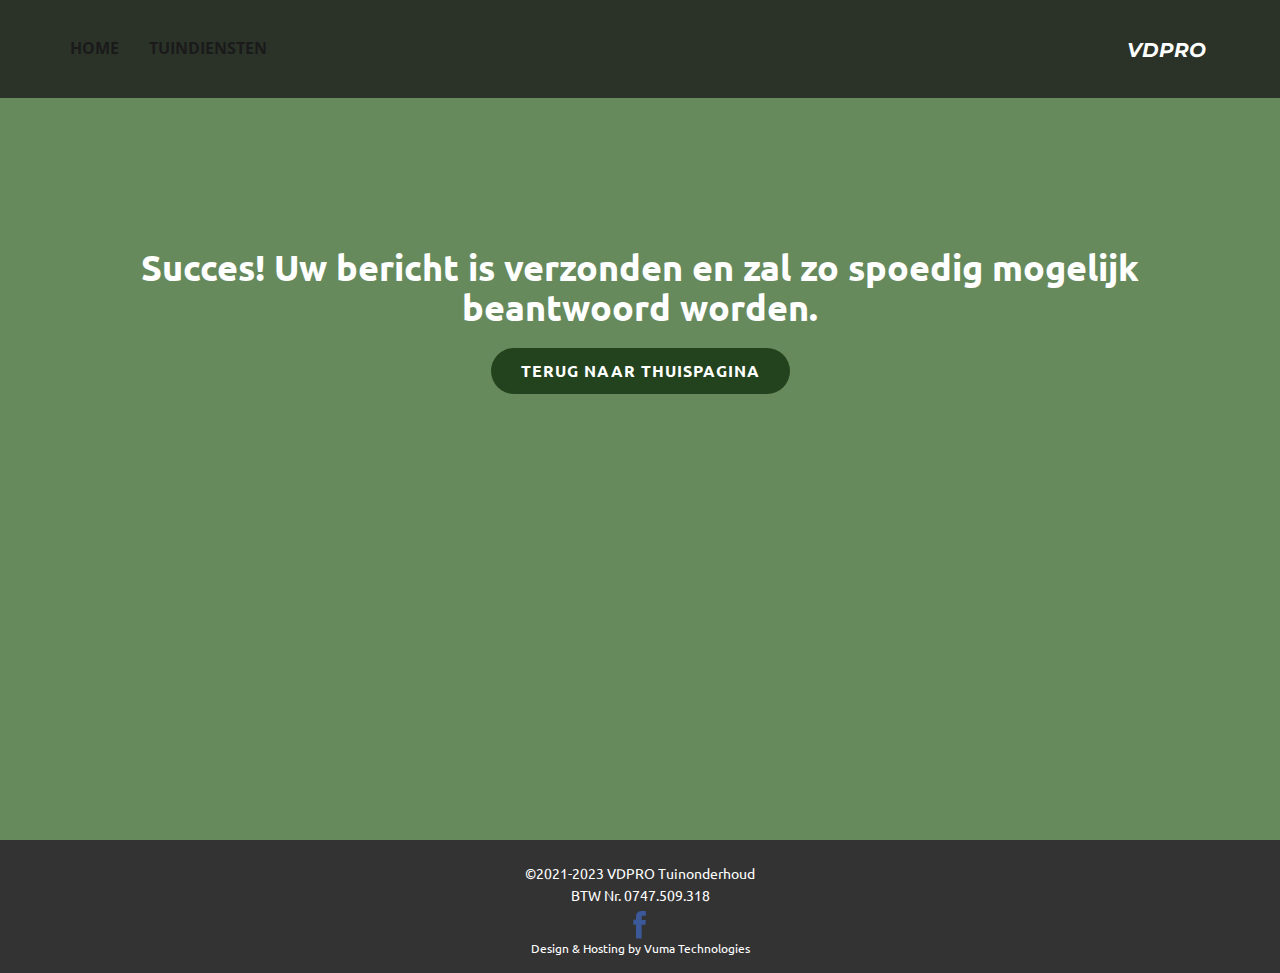
<file: VDPRO---Formulier-Ingevuld.html>
<!DOCTYPE html>
<html style="font-size: 16px;" lang="en"><head>
    <meta name="viewport" content="width=device-width, initial-scale=1.0">
    <meta charset="utf-8">
    <meta name="keywords" content="">
    <meta name="description" content="">
    <title>VDPRO - Formulier Ingevuld</title>
    <link rel="stylesheet" href="nicepage.css" media="screen">
<link rel="stylesheet" href="VDPRO---Formulier-Ingevuld.css" media="screen">
    <script class="u-script" type="text/javascript" src="jquery.js" defer=""></script>
    <script class="u-script" type="text/javascript" src="nicepage.js" defer=""></script>
    <meta name="generator" content="Vuma Technologies Web Design">
    <meta name="referrer" content="origin">
    <link id="u-theme-google-font" rel="stylesheet" href="https://fonts.googleapis.com/css?family=Roboto:100,100i,300,300i,400,400i,500,500i,700,700i,900,900i|Open+Sans:300,300i,400,400i,500,500i,600,600i,700,700i,800,800i">
    <link id="u-page-google-font" rel="stylesheet" href="https://fonts.googleapis.com/css?family=Ubuntu:300,300i,400,400i,500,500i,700,700i|Montserrat:100,100i,200,200i,300,300i,400,400i,500,500i,600,600i,700,700i,800,800i,900,900i">
    
    
    
    <script type="application/ld+json">{
		"@context": "http://schema.org",
		"@type": "Organization",
		"name": "VDPRO",
		"sameAs": [
				"https://www.facebook.com/VDPROTuinonderhoud"
		]
}</script>
    <meta name="theme-color" content="#204f5b">
    <meta property="og:title" content="VDPRO - Formulier Ingevuld">
    <meta property="og:description" content="">
    <meta property="og:type" content="website">
  </head>
  <body class="u-body u-xl-mode" data-lang="en"><header class="u-clearfix u-header u-palette-3-dark-3 u-header" id="sec-490d"><div class="u-align-left u-clearfix u-sheet u-valign-middle-md u-valign-middle-sm u-valign-middle-xs u-sheet-1">
        <nav class="u-menu u-menu-dropdown u-offcanvas u-menu-1">
          <div class="menu-collapse" style="font-size: 1rem; font-weight: 700; letter-spacing: 0px; text-transform: uppercase;">
            <a class="u-button-style u-custom-active-border-color u-custom-border u-custom-border-color u-custom-borders u-custom-hover-border-color u-custom-text-active-color u-custom-text-color u-custom-text-hover-color u-custom-top-bottom-menu-spacing u-nav-link" href="#" style="padding: 2px 0px; font-size: calc(1em + 4px);">
              <svg class="u-svg-link" viewBox="0 0 24 24"><use xmlns:xlink="http://www.w3.org/1999/xlink" xlink:href="#menu-hamburger"></use></svg>
              <svg class="u-svg-content" version="1.1" id="menu-hamburger" viewBox="0 0 16 16" x="0px" y="0px" xmlns:xlink="http://www.w3.org/1999/xlink" xmlns="http://www.w3.org/2000/svg"><g><rect y="1" width="16" height="2"></rect><rect y="7" width="16" height="2"></rect><rect y="13" width="16" height="2"></rect>
</g></svg>
            </a>
          </div>
          <div class="u-custom-menu u-nav-container">
            <ul class="u-nav u-spacing-30 u-unstyled u-nav-1"><li class="u-nav-item"><a class="u-border-2 u-border-active-palette-2-base u-border-hover-palette-1-base u-border-no-left u-border-no-right u-border-no-top u-button-style u-nav-link u-text-active-white u-text-grey-90 u-text-hover-palette-4-base" href="VDPRO-Tuinonderhoud.html" style="padding: 10px 0px;">Home</a>
</li><li class="u-nav-item"><a class="u-border-2 u-border-active-palette-2-base u-border-hover-palette-1-base u-border-no-left u-border-no-right u-border-no-top u-button-style u-nav-link u-text-active-white u-text-grey-90 u-text-hover-palette-4-base" href="VDPRO---Tuindiensten.html" style="padding: 10px 0px;">Tuindiensten</a>
</li></ul>
          </div>
          <div class="u-custom-menu u-nav-container-collapse">
            <div class="u-black u-container-style u-inner-container-layout u-opacity u-opacity-95 u-sidenav">
              <div class="u-inner-container-layout u-sidenav-overflow">
                <div class="u-menu-close"></div>
                <ul class="u-align-center u-nav u-popupmenu-items u-unstyled u-nav-2"><li class="u-nav-item"><a class="u-button-style u-nav-link" href="VDPRO-Tuinonderhoud.html" style="padding: 10px 0px;">Home</a>
</li><li class="u-nav-item"><a class="u-button-style u-nav-link" href="VDPRO---Tuindiensten.html" style="padding: 10px 0px;">Tuindiensten</a>
</li></ul>
              </div>
            </div>
            <div class="u-black u-menu-overlay u-opacity u-opacity-70"></div>
          </div>
        </nav>
        <h2 class="u-text u-text-1">
          <a class="u-btn u-button-link u-button-style u-none u-text-body-alt-color u-btn-1" href="VDPRO-Tuinonderhoud.html">VDPRO</a>
        </h2>
      </div></header>
    <section class="u-clearfix u-palette-3-base u-section-1" id="sec-25da">
      <div class="u-clearfix u-sheet u-sheet-1">
        <h2 class="u-align-center u-custom-font u-font-ubuntu u-text u-text-1">Succes! Uw bericht is verzonden en zal zo spoedig mogelijk beantwoord worden.</h2>
        <a href="VDPRO-Tuinonderhoud.html" class="u-active-palette-4-base u-border-none u-btn u-btn-round u-button-style u-custom-font u-font-ubuntu u-hover-palette-1-dark-1 u-palette-2-base u-radius-50 u-btn-1">Terug naar thuispagina</a>
      </div>
    </section>
    
    
    
    <footer class="u-align-center u-clearfix u-footer u-grey-80 u-footer" id="sec-551f"><div class="u-clearfix u-sheet u-sheet-1">
        <p class="u-custom-font u-font-ubuntu u-small-text u-text u-text-variant u-text-1">©2021-2023 VDPRO Tuinonderhoud<br>BTW Nr. 0747.509.318<br>
        </p>
        <h6 class="u-custom-font u-font-ubuntu u-text u-text-default u-text-2">
          <a class="u-active-none u-border-none u-btn u-button-link u-button-style u-hover-none u-none u-text-body-alt-color u-btn-1" href="https://vuma.be" target="_blank">Design &amp; Hosting by Vuma Technologies</a>
        </h6>
        <div class="u-social-icons u-spacing-10 u-social-icons-1">
          <a class="u-social-url" title="facebook" target="_blank" href="https://www.facebook.com/VDPROTuinonderhoud"><span class="u-icon u-icon-circle u-social-facebook u-social-icon u-icon-1"><svg class="u-svg-link" preserveAspectRatio="xMidYMin slice" viewBox="0 0 112 112" style=""><use xmlns:xlink="http://www.w3.org/1999/xlink" xlink:href="#svg-283e"></use></svg><svg class="u-svg-content" viewBox="0 0 112 112" x="0" y="0" id="svg-283e"><path fill="currentColor" d="M75.5,28.8H65.4c-1.5,0-4,0.9-4,4.3v9.4h13.9l-1.5,15.8H61.4v45.1H42.8V58.3h-8.8V42.4h8.8V32.2
c0-7.4,3.4-18.8,18.8-18.8h13.8v15.4H75.5z"></path></svg></span>
          </a>
        </div>
      </div></footer>
  
</body></html>
</file>
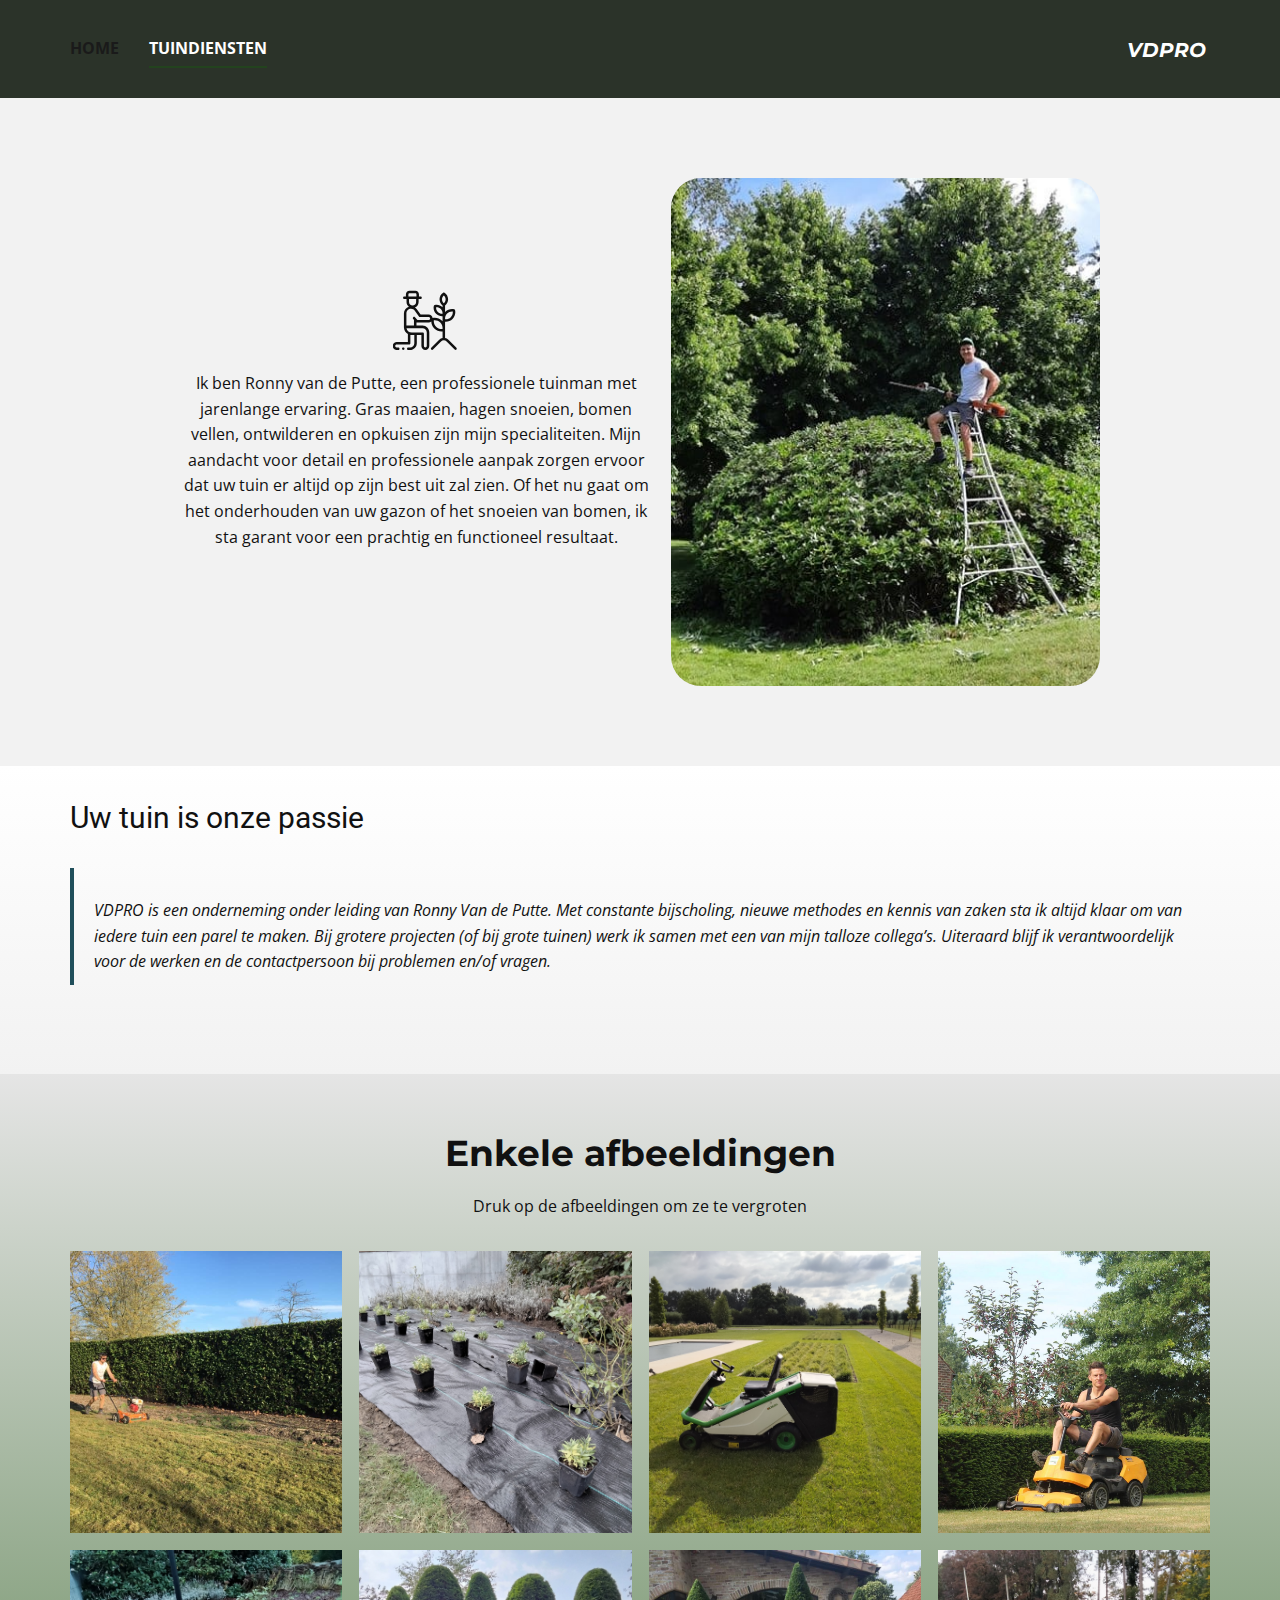
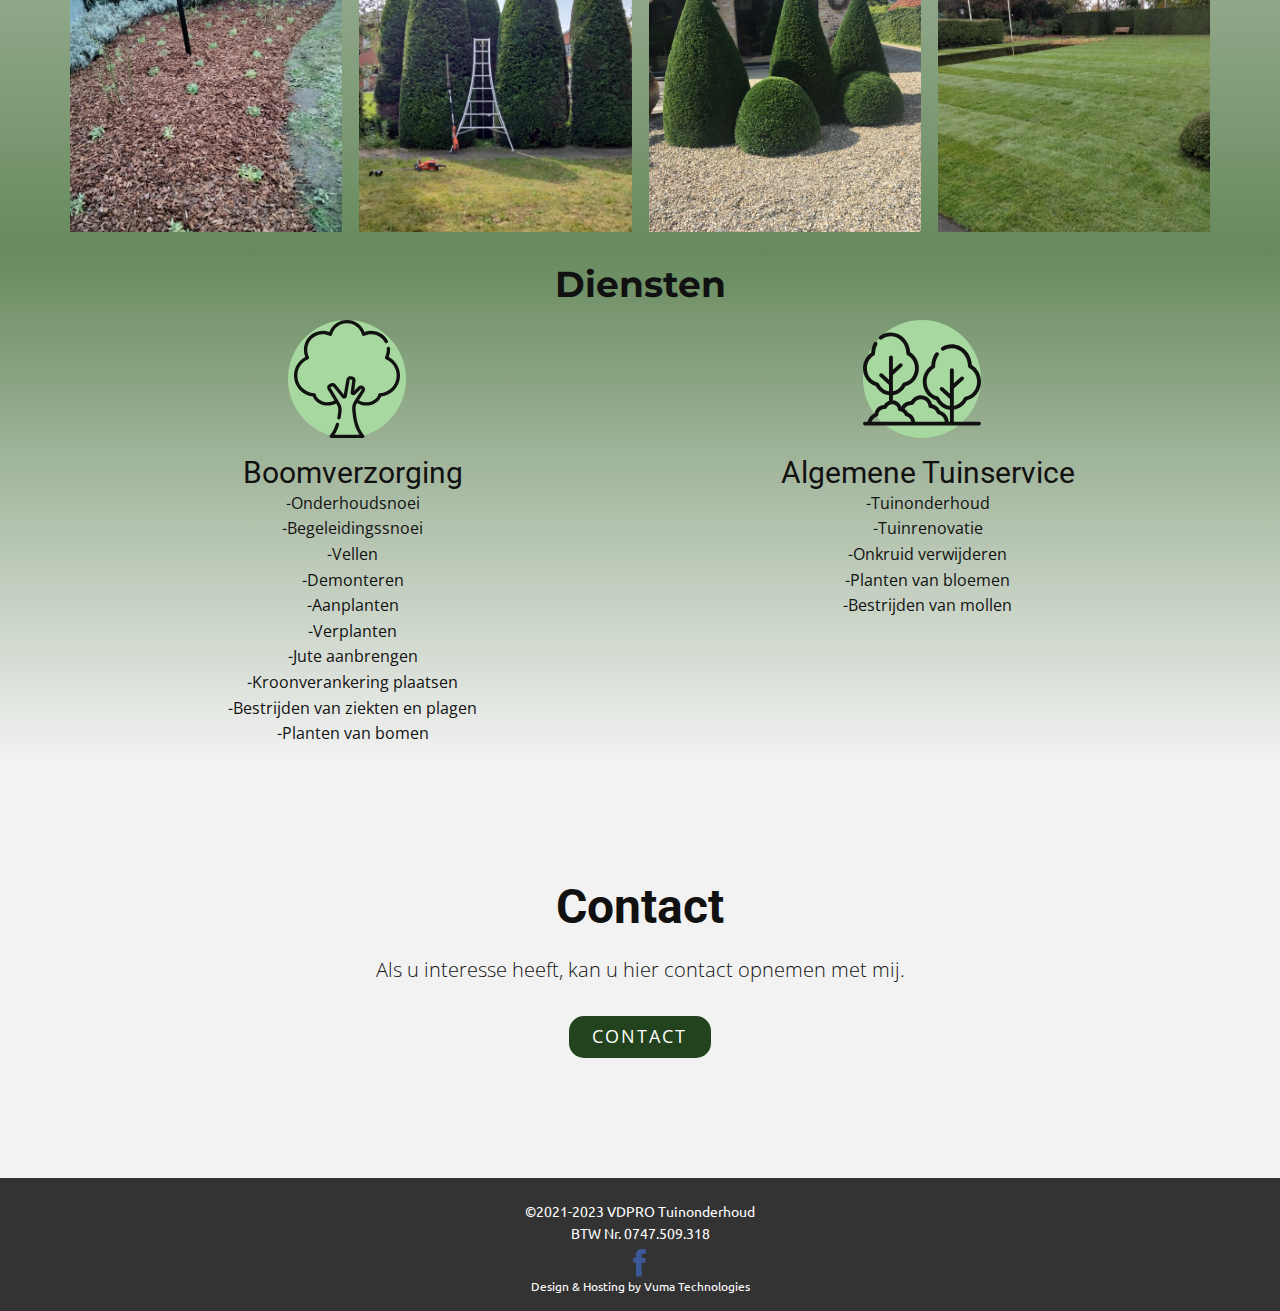
<file: VDPRO---Tuindiensten.html>
<!DOCTYPE html>
<html style="font-size: 16px;" lang="en"><head>
    <meta name="viewport" content="width=device-width, initial-scale=1.0">
    <meta charset="utf-8">
    <meta name="keywords" content="Business and Industrial Parks, Construction Machinery Co., Company Certifications, HealthcareBuilding, EducationBuilding, Government
                                            Building, CommercialBuilding, ResidentialBuilding, Restaurant&nbsp;Facilities, Recent Projects, The Best World Team, Contact Us">
    <meta name="description" content="">
    <title>VDPRO - Tuindiensten</title>
    <link rel="stylesheet" href="nicepage.css" media="screen">
<link rel="stylesheet" href="VDPRO---Tuindiensten.css" media="screen">
    <script class="u-script" type="text/javascript" src="jquery.js" defer=""></script>
    <script class="u-script" type="text/javascript" src="nicepage.js" defer=""></script>
    <meta name="generator" content="Vuma Technologies Web Design">
    <meta name="referrer" content="origin">
    <link id="u-theme-google-font" rel="stylesheet" href="https://fonts.googleapis.com/css?family=Roboto:100,100i,300,300i,400,400i,500,500i,700,700i,900,900i|Open+Sans:300,300i,400,400i,500,500i,600,600i,700,700i,800,800i">
    <link id="u-page-google-font" rel="stylesheet" href="https://fonts.googleapis.com/css?family=Montserrat:100,100i,200,200i,300,300i,400,400i,500,500i,600,600i,700,700i,800,800i,900,900i|Ubuntu:300,300i,400,400i,500,500i,700,700i">
    
    
    
    
    
    
    
    <script type="application/ld+json">{
		"@context": "http://schema.org",
		"@type": "Organization",
		"name": "VDPRO",
		"sameAs": [
				"https://www.facebook.com/VDPROTuinonderhoud"
		]
}</script>
    <meta name="theme-color" content="#204f5b">
    <meta property="og:title" content="VDPRO - Tuindiensten">
    <meta property="og:description" content="">
    <meta property="og:type" content="website">
  </head>
  <body class="u-body u-xl-mode" data-lang="en"><header class="u-clearfix u-header u-palette-3-dark-3 u-header" id="sec-490d"><div class="u-align-left u-clearfix u-sheet u-valign-middle-md u-valign-middle-sm u-valign-middle-xs u-sheet-1">
        <nav class="u-menu u-menu-dropdown u-offcanvas u-menu-1">
          <div class="menu-collapse" style="font-size: 1rem; font-weight: 700; letter-spacing: 0px; text-transform: uppercase;">
            <a class="u-button-style u-custom-active-border-color u-custom-border u-custom-border-color u-custom-borders u-custom-hover-border-color u-custom-text-active-color u-custom-text-color u-custom-text-hover-color u-custom-top-bottom-menu-spacing u-nav-link" href="#" style="padding: 2px 0px; font-size: calc(1em + 4px);">
              <svg class="u-svg-link" viewBox="0 0 24 24"><use xmlns:xlink="http://www.w3.org/1999/xlink" xlink:href="#menu-hamburger"></use></svg>
              <svg class="u-svg-content" version="1.1" id="menu-hamburger" viewBox="0 0 16 16" x="0px" y="0px" xmlns:xlink="http://www.w3.org/1999/xlink" xmlns="http://www.w3.org/2000/svg"><g><rect y="1" width="16" height="2"></rect><rect y="7" width="16" height="2"></rect><rect y="13" width="16" height="2"></rect>
</g></svg>
            </a>
          </div>
          <div class="u-custom-menu u-nav-container">
            <ul class="u-nav u-spacing-30 u-unstyled u-nav-1"><li class="u-nav-item"><a class="u-border-2 u-border-active-palette-2-base u-border-hover-palette-1-base u-border-no-left u-border-no-right u-border-no-top u-button-style u-nav-link u-text-active-white u-text-grey-90 u-text-hover-palette-4-base" href="VDPRO-Tuinonderhoud.html" style="padding: 10px 0px;">Home</a>
</li><li class="u-nav-item"><a class="u-border-2 u-border-active-palette-2-base u-border-hover-palette-1-base u-border-no-left u-border-no-right u-border-no-top u-button-style u-nav-link u-text-active-white u-text-grey-90 u-text-hover-palette-4-base" href="VDPRO---Tuindiensten.html" style="padding: 10px 0px;">Tuindiensten</a>
</li></ul>
          </div>
          <div class="u-custom-menu u-nav-container-collapse">
            <div class="u-black u-container-style u-inner-container-layout u-opacity u-opacity-95 u-sidenav">
              <div class="u-inner-container-layout u-sidenav-overflow">
                <div class="u-menu-close"></div>
                <ul class="u-align-center u-nav u-popupmenu-items u-unstyled u-nav-2"><li class="u-nav-item"><a class="u-button-style u-nav-link" href="VDPRO-Tuinonderhoud.html" style="padding: 10px 0px;">Home</a>
</li><li class="u-nav-item"><a class="u-button-style u-nav-link" href="VDPRO---Tuindiensten.html" style="padding: 10px 0px;">Tuindiensten</a>
</li></ul>
              </div>
            </div>
            <div class="u-black u-menu-overlay u-opacity u-opacity-70"></div>
          </div>
        </nav>
        <h2 class="u-text u-text-1">
          <a class="u-btn u-button-link u-button-style u-none u-text-body-alt-color u-btn-1" href="VDPRO-Tuinonderhoud.html">VDPRO</a>
        </h2>
      </div></header> 
    <section class="u-align-center u-clearfix u-grey-5 u-section-1" id="carousel_bc03">
      <div class="u-clearfix u-sheet u-valign-middle-lg u-valign-middle-md u-valign-middle-xl u-valign-top-sm u-valign-top-xs u-sheet-1">
        <div class="u-clearfix u-expanded-width-sm u-expanded-width-xs u-layout-wrap u-layout-wrap-1">
          <div class="u-gutter-0 u-layout">
            <div class="u-layout-row">
              <div class="u-size-32">
                <div class="u-layout-row">
                  <div class="u-align-center u-container-style u-grey-5 u-layout-cell u-left-cell u-size-60 u-layout-cell-1">
                    <div class="u-container-layout u-container-layout-1"><span class="u-icon u-icon-circle u-icon-1"><svg class="u-svg-link" preserveAspectRatio="xMidYMin slice" viewBox="1 -19 511.99963 511" style=""><use xmlns:xlink="http://www.w3.org/1999/xlink" xlink:href="#svg-84b6"></use></svg><svg class="u-svg-content" viewBox="1 -19 511.99963 511" id="svg-84b6"><path d="m509.070312 455.429688-64.214843-64.214844c-7.539063-7.542969-16.855469-12.261719-26.613281-14.15625v-129.527344c2.097656.175781 4.1875.261719 6.273437.261719 19.824219 0 38.957031-7.78125 53.347656-22.171875 18.457031-18.457032 26.039063-44.703125 20.285157-70.214844-.847657-3.765625-3.789063-6.703125-7.554688-7.554688-25.507812-5.75-51.757812 1.832032-70.210938 20.289063-.734374.730469-1.441406 1.480469-2.140624 2.234375v-52.335938c15.355468-11.746093 24.371093-29.8125 24.371093-49.375 0-21.460937-10.851562-41.132812-29.027343-52.617187-3.265626-2.0625-7.421876-2.0625-10.6875 0-18.175782 11.484375-29.027344 31.15625-29.027344 52.617187 0 19.5625 9.015625 37.628907 24.371094 49.375v13.125c-16.445313-16.285156-39.734376-22.960937-62.371094-17.855468-3.765625.851562-6.707032 3.792968-7.554688 7.554687-5.128906 22.75 1.632813 46.15625 18.089844 62.617188 12.835938 12.835937 29.898438 19.773437 47.578125 19.773437 1.417969 0 2.835937-.058594 4.257813-.144531v40.164063c-1.300782-1.503907-2.65625-2.972657-4.078126-4.394532-19.863281-19.859375-48.027343-28.132812-75.496093-22.230468-2.222657-15.511719-15.589844-27.472657-31.699219-27.472657h-64.261719l-29.941406-41.152343c-4.234375-5.824219-9.507813-10.699219-15.449219-14.484376 17.449219-7.289062 29.746094-24.527343 29.746094-44.585937v-23.90625h15.417969c5.523437 0 10-4.476563 10-10s-4.476563-10-10-10h-12.667969v-16.019531c0-15.730469-12.796875-28.527344-28.527344-28.527344h-47.277344c-15.730468 0-28.527343 12.796875-28.527343 28.527344v16.019531h-12.667969c-5.523438 0-10 4.476563-10 10s4.476562 10 10 10h17.65625v23.90625c0 15.570313 7.414062 29.4375 18.890625 38.277344-23.019531 7.339843-39.742187 28.921875-39.742187 54.34375v108.882812c0 23.402344 12.785156 43.863281 31.730468 54.796875v64.246094h-89.847656c-17.367188 0-31.5 14.132812-31.5 31.5s14.132812 31.5 31.5 31.5h12.875c5.523438 0 10-4.476562 10-10s-4.476562-10-10-10h-12.875c-6.339844 0-11.5-5.160156-11.5-11.5s5.160156-11.5 11.5-11.5h99.847656c5.523438 0 10-4.476562 10-10v-66.871094c3.734375.691406 7.578125 1.070313 11.511719 1.070313h19.808594v64.679687c0 18.816406-15.308594 34.121094-34.121094 34.121094h-14.171875c-5.523438 0-10 4.476562-10 10s4.476562 10 10 10h14.171875c29.84375 0 54.121094-24.277344 54.121094-54.121094v-64.679687h36.574219v87.300781c0 17.367188 14.132812 31.5 31.5 31.5 17.371093 0 31.5-14.132812 31.5-31.5v-108.5c0-29.84375-24.273438-54.121094-54.117188-54.121094h-48.171875v-25.617187c.976563.3125 2.003906.480469 3.054687.480469h93.960938c8.164062 0 15.621094-3.074219 21.285156-8.121094.605469 20.691406 9.007813 40.53125 24.070313 55.597656 15.648437 15.648438 36.449219 24.105469 58 24.105469 2.632812 0 5.273437-.132813 7.917969-.386719v52.65625c-9.703126 1.914062-18.957032 6.617188-26.457032 14.121094l-63.917968 63.917968c-3.90625 3.902344-3.90625 10.234376 0 14.140626 3.902343 3.90625 10.238281 3.90625 14.140624 0l63.917969-63.914063c12.347657-12.351563 32.4375-12.351563 44.789063 0l64.214844 64.210937c1.953124 1.953126 4.511718 2.929688 7.070312 2.929688s5.117188-.976562 7.070312-2.929688c3.90625-3.90625 3.90625-10.238281 0-14.140624zm-110.988281-272.355469c-13.859375 1.175781-27.523437-3.730469-37.53125-13.734375-10.003906-10.007813-14.917969-23.667969-13.734375-37.53125 13.859375-1.179688 27.523438 3.730468 37.53125 13.734375 10.003906 10.007812 14.914063 23.671875 13.734375 37.53125zm36.441407-.792969c12.019531-12.015625 28.527343-17.769531 45.191406-15.992188 1.773437 16.65625-3.976563 33.171876-15.992188 45.1875-12.019531 12.019532-28.527344 17.769532-45.191406 15.992188-.179688-1.695312-.261719-3.386719-.289062-5.074219v-1.945312c.277343-14.203125 5.957031-27.84375 16.28125-38.167969zm-26.28125-145.34375c9.097656 7.957031 14.371093 19.410156 14.371093 31.730469 0 12.316406-5.273437 23.769531-14.371093 31.726562-9.097657-7.957031-14.371094-19.40625-14.371094-31.726562 0-12.320313 5.273437-23.773438 14.371094-31.730469zm-221.179688 52.015625c0 15.601563-12.695312 28.296875-28.296875 28.296875-15.605469 0-28.296875-12.695312-28.296875-28.296875v-23.90625h56.59375zm-61.582031-59.925781c0-4.703125 3.824219-8.527344 8.527343-8.527344h47.277344c4.703125 0 8.527344 3.824219 8.527344 8.527344v16.019531h-64.332031zm112.644531 269.351562c18.8125 0 34.117188 15.308594 34.117188 34.121094v108.5c0 6.339844-5.15625 11.5-11.5 11.5-6.339844 0-11.5-5.160156-11.5-11.5v-97.300781c0-5.519531-4.476563-10-10-10h-86.386719c-21.132813 0-38.765625-15.246094-42.5-35.320313zm48.84375-65.136718h-89.476562l-19.425782-21.839844c-3.671875-4.128906-9.992187-4.496094-14.121094-.828125-4.125 3.671875-4.496093 9.992187-.824218 14.121093l6.832031 7.675782v46.007812h-60.335937v-96.804687c0-20.417969 16.613281-37.03125 37.03125-37.03125 11.804687 0 23 5.699219 29.945312 15.246093l32.9375 45.269532c1.882812 2.589844 4.886719 4.117187 8.085938 4.117187h69.351562c6.636719 0 12.035156 5.398438 12.035156 12.035157 0 6.632812-5.402344 12.03125-12.035156 12.03125zm110.851562 71.132812c-18.90625 2.253906-37.714843-4.160156-51.351562-17.796875s-20.058594-32.449219-17.800781-51.355469c18.902343-2.265625 37.71875 4.164063 51.355469 17.800782 11.722656 11.722656 18.09375 27.273437 18.21875 43.417968v1.414063c-.03125 2.167969-.164063 4.34375-.421876 6.519531zm0 0"></path><path d="m84.371094 452.5c-2.632813 0-5.199219 1.070312-7.070313 2.929688-1.859375 1.859374-2.921875 4.441406-2.921875 7.070312s1.0625 5.210938 2.921875 7.070312c1.871094 1.859376 4.4375 2.929688 7.070313 2.929688 2.628906 0 5.207031-1.070312 7.078125-2.929688 1.859375-1.859374 2.929687-4.441406 2.929687-7.070312s-1.070312-5.210938-2.929687-7.070312c-1.871094-1.859376-4.449219-2.929688-7.078125-2.929688zm0 0"></path></svg></span>
                      <p class="u-text u-text-1"> Ik ben Ronny van de Putte, een professionele tuinman met jarenlange ervaring. Gras maaien, hagen snoeien, bomen vellen, ontwilderen en opkuisen zijn mijn specialiteiten. Mijn aandacht voor detail en professionele aanpak zorgen ervoor dat uw tuin er altijd op zijn best uit zal zien. Of het nu gaat om het onderhouden van uw gazon of het snoeien van bomen, ik sta garant voor een prachtig en functioneel resultaat.</p>
                    </div>
                  </div>
                </div>
              </div>
              <div class="u-size-28">
                <div class="u-layout-row">
                  <div class="u-container-style u-image u-image-round u-layout-cell u-radius-30 u-size-60 u-image-1" data-image-width="432" data-image-height="716">
                    <div class="u-container-layout u-container-layout-2"></div>
                  </div>
                </div>
              </div>
            </div>
          </div>
        </div>
      </div>
    </section>
    <section class="u-align-left u-clearfix u-gradient u-section-2" id="sec-e48d">
      <div class="u-clearfix u-sheet u-sheet-1">
        <div class="fr-view u-clearfix u-rich-text u-text u-text-1">
          <h1 style="text-align: left;">
            <span style="line-height: 2; font-size: 1.875rem;">Uw tuin is onze passie</span>
          </h1>
          <blockquote>
            <p style="text-align: left;">VDPRO is een onderneming onder leiding van Ronny Van de Putte. Met constante bijscholing, nieuwe methodes en kennis van zaken sta ik altijd klaar om van iedere tuin een parel te maken. Bij grotere projecten (of bij grote tuinen) werk ik samen met een van mijn talloze collega’s. Uiteraard blijf ik verantwoordelijk voor de werken en de contactpersoon bij problemen en/of vragen.</p>
          </blockquote>
        </div>
      </div>
    </section>
    <section class="u-align-center u-clearfix u-gradient u-section-3" id="sec-4ece">
      <div class="u-clearfix u-sheet u-sheet-1">
        <h2 class="u-text u-text-1">Enkele afbeeldingen</h2>
        <p class="u-text u-text-2">Druk op de afbeeldingen om ze te vergroten</p>
        <div class="u-expanded-width u-gallery u-layout-grid u-lightbox u-show-text-on-hover u-gallery-1">
          <div class="u-gallery-inner u-gallery-inner-1">
            <div class="u-effect-fade u-gallery-item">
              <div class="u-back-slide" data-image-width="960" data-image-height="720">
                <img class="u-back-image u-expanded" src="images/170652923_100210948858062_889468055539309430_n1.jpg">
              </div>
              <div class="u-over-slide u-shading u-over-slide-1">
                <h3 class="u-gallery-heading"></h3>
                <p class="u-gallery-text"></p>
              </div>
            </div>
            <div class="u-effect-fade u-gallery-item">
              <div class="u-back-slide" data-image-width="1600" data-image-height="1200">
                <img class="u-back-image u-expanded" src="images/Aanplanting1.0.jpg">
              </div>
              <div class="u-over-slide u-shading u-over-slide-2">
                <h3 class="u-gallery-heading"></h3>
                <p class="u-gallery-text"></p>
              </div>
            </div>
            <div class="u-effect-fade u-gallery-item">
              <div class="u-back-slide" data-image-width="1600" data-image-height="1200">
                <img class="u-back-image u-expanded" src="images/grasmaaien.jpg">
              </div>
              <div class="u-over-slide u-shading u-over-slide-3">
                <h3 class="u-gallery-heading"></h3>
                <p class="u-gallery-text"></p>
              </div>
            </div>
            <div class="u-effect-fade u-gallery-item">
              <div class="u-back-slide" data-image-width="1600" data-image-height="1067">
                <img class="u-back-image u-expanded" src="images/174504271_105955831616907_370894014303093172_n.jpg">
              </div>
              <div class="u-over-slide u-shading u-over-slide-4">
                <h3 class="u-gallery-heading"></h3>
                <p class="u-gallery-text"></p>
              </div>
            </div>
            <div class="u-effect-fade u-gallery-item">
              <div class="u-back-slide" data-image-width="1200" data-image-height="1600">
                <img class="u-back-image u-expanded" src="images/aanplanting1.2.jpg">
              </div>
              <div class="u-over-slide u-shading u-over-slide-5">
                <h3 class="u-gallery-heading"></h3>
                <p class="u-gallery-text"></p>
              </div>
            </div>
            <div class="u-effect-fade u-gallery-item">
              <div class="u-back-slide" data-image-width="1200" data-image-height="1600">
                <img class="u-back-image u-expanded" src="images/Snoeien.jpg">
              </div>
              <div class="u-over-slide u-shading u-over-slide-6">
                <h3 class="u-gallery-heading"></h3>
                <p class="u-gallery-text"></p>
              </div>
            </div>
            <div class="u-effect-fade u-gallery-item u-gallery-item-7" data-image-width="1280" data-image-height="720">
              <div class="u-back-slide" data-image-width="960" data-image-height="720">
                <img class="u-back-image u-expanded u-back-image-7" src="images/170483668_100211002191390_4698636296101103614_n.jpg">
              </div>
              <div class="u-over-slide u-shading u-over-slide-7">
                <h3 class="u-gallery-heading" style="background-image: none;"></h3>
                <p class="u-gallery-text" style="background-image: none;"></p>
              </div>
            </div>
            <div class="u-effect-fade u-gallery-item u-gallery-item-8" data-image-width="1280" data-image-height="777">
              <div class="u-back-slide" data-image-width="1600" data-image-height="1200">
                <img class="u-back-image u-expanded u-back-image-8" src="images/aanleggrasmatten.jpg">
              </div>
              <div class="u-over-slide u-shading u-over-slide-8">
                <h3 class="u-gallery-heading" style="background-image: none;"></h3>
                <p class="u-gallery-text" style="background-image: none;"></p>
              </div>
            </div>
          </div>
        </div>
      </div>
    </section>
    <section class="u-align-center u-clearfix u-gradient u-section-4" id="sec-fd80">
      <div class="u-clearfix u-sheet u-sheet-1">
        <h2 class="u-text u-text-default u-text-1">Diensten</h2>
        <div class="u-expanded-width u-list u-list-1">
          <div class="u-repeater u-repeater-1">
            <div class="u-container-style u-list-item u-repeater-item">
              <div class="u-container-layout u-similar-container u-valign-top-md u-valign-top-sm u-valign-top-xs u-container-layout-1"><span class="u-icon u-icon-circle u-palette-2-light-1 u-spacing-20 u-icon-1"><svg class="u-svg-link" preserveAspectRatio="xMidYMin slice" viewBox="0 0 512 512" style=""><use xmlns:xlink="http://www.w3.org/1999/xlink" xlink:href="#svg-9cc3"></use></svg><svg class="u-svg-content" viewBox="0 0 512 512" x="0px" y="0px" id="svg-9cc3" style="enable-background:new 0 0 512 512;"><g><g><path d="M437.094,160.109c3.984-9.778,5.998-20.118,5.998-30.835c0-2.173-0.086-4.369-0.256-6.524    c-0.316-4.012-3.827-7.005-7.836-6.692c-4.011,0.316-7.008,3.824-6.692,7.836c0.139,1.777,0.211,3.587,0.211,5.38    c0,10.904-2.534,21.332-7.532,30.994c-0.934,1.803-1.071,3.914-0.381,5.824c0.69,1.91,2.146,3.445,4.016,4.235    c28.454,12.027,46.84,39.757,46.84,70.645c0,41.064-32.133,74.68-73.154,76.53c-3.153,0.142-5.856,2.298-6.695,5.34    c-5.43,19.669-27.246,33.945-51.872,33.945c-11.734,0-22.926-3.123-32.145-8.889l24.074-37.99    c1.687-2.662,2.553-5.613,2.643-8.553c0.149-4.9-1.859-9.768-5.821-13.215c-6.703-5.832-16.843-5.447-23.086,0.873l-18.065,18.289    l5.89-43.63c0.622-4.613-0.709-9.326-3.652-12.931c-2.575-3.155-6.228-5.269-10.212-5.959c-0.569-0.098-1.145-0.168-1.725-0.207    l-6.508-0.44c-3.238-0.22-6.335,0.485-9.019,1.9c-4.474,2.358-7.805,6.692-8.742,12.014l-5.698,32.375l-5.698,32.374    l-35.182-43.267c-1.167-1.435-2.543-2.638-4.056-3.591c-0.009-0.006-0.018-0.013-0.027-0.019c-0.163-0.102-0.334-0.19-0.5-0.287    c-2.165-1.257-4.579-2.032-7.062-2.252c-0.079-0.007-0.16-0.006-0.239-0.012c-0.366-0.027-0.732-0.05-1.1-0.054    c-2.242-0.022-4.506,0.401-6.65,1.303l-6.799,2.858c-4.515,1.897-7.978,5.655-9.502,10.309c-1.524,4.655-0.953,9.733,1.567,13.934    l28.798,48c-8.59,4.588-18.647,7.068-28.958,7.068c-24.627,0-46.442-14.276-51.872-33.944c-0.84-3.043-3.543-5.198-6.695-5.34    c-41.021-1.85-73.154-35.466-73.154-76.531c0-30.889,18.386-58.619,46.84-70.645c1.87-0.79,3.326-2.325,4.016-4.235    c0.69-1.91,0.552-4.021-0.381-5.824c-4.998-9.662-7.532-20.09-7.532-30.994c0-37.265,30.318-67.583,67.583-67.583    c10.387,0,20.359,2.3,29.637,6.836c1.943,0.951,4.209,0.988,6.184,0.102c1.973-0.886,3.452-2.603,4.034-4.687    c8.118-29.067,34.88-49.368,65.079-49.368c30.199,0,56.961,20.301,65.079,49.368c0.583,2.084,2.061,3.802,4.034,4.687    c1.974,0.887,4.241,0.85,6.184-0.102c9.278-4.536,19.25-6.836,29.637-6.836c24.911,0,47.73,13.639,59.551,35.596    c1.907,3.543,6.327,4.869,9.87,2.961c3.544-1.907,4.869-6.327,2.961-9.87c-14.367-26.684-42.102-43.26-72.382-43.26    c-9.839,0-19.373,1.699-28.444,5.061C320.293,21.083,289.933,0,256.001,0c-33.931,0-64.292,21.083-76.49,52.179    c-9.071-3.362-18.605-5.061-28.444-5.061c-45.302,0-82.157,36.855-82.157,82.156c0,10.717,2.014,21.058,5.998,30.835    c-29.962,15.653-48.94,46.627-48.94,80.863c0,47.179,35.631,86.097,82.019,90.723c9.12,23.595,34.75,39.665,64.275,39.665    c12.944,0,25.62-3.214,36.457-9.142l3.611,6.018c4.926,8.212,6.965,17.938,5.74,27.389c-1.06,8.171-2.365,17.793-4.02,27.211    c-0.696,3.964,1.953,7.741,5.916,8.437c3.969,0.697,7.741-1.953,8.437-5.916c1.705-9.703,3.039-19.527,4.119-27.86    c1.645-12.691-1.087-25.746-7.695-36.759l-39.907-66.517c-0.472-0.786-0.337-1.53-0.214-1.904    c0.122-0.374,0.454-1.053,1.298-1.408l6.8-2.858c0.936-0.394,2.04-0.118,2.681,0.671l38.835,47.76    c0.103,0.126,0.212,0.244,0.319,0.365c1.443,1.64,3.238,2.819,5.211,3.466c2.096,0.688,4.386,0.778,6.651,0.205    c0.025-0.006,0.05-0.01,0.076-0.017c0,0,0,0,0.001,0h0.001c2.201-0.572,4.115-1.714,5.604-3.259    c0.058-0.061,0.121-0.118,0.178-0.179c0.052-0.057,0.1-0.118,0.151-0.176c1.428-1.611,2.418-3.615,2.813-5.862l12.399-70.449    c0.205-1.164,1.274-1.977,2.426-1.901l6.509,0.44c0.867,0.059,1.394,0.553,1.63,0.843c0.236,0.289,0.615,0.903,0.498,1.766    l-6.947,51.469c-0.086,0.637-0.12,1.271-0.104,1.898c0.108,4.389,2.632,8.422,6.667,10.404c0.288,0.142,0.58,0.271,0.875,0.387    c1.473,0.584,3.019,0.858,4.55,0.837c3.062-0.042,6.067-1.263,8.323-3.548l23.622-23.916c0.408-0.413,0.939-0.636,1.481-0.673    c0.024-0.002,0.047-0.008,0.071-0.009c0.012,0,0.024,0.002,0.036,0.002c0.414-0.009,0.83,0.089,1.201,0.302    c0.127,0.073,0.249,0.159,0.364,0.259c0.865,0.753,1.047,2.004,0.434,2.973l-32.077,50.616    c-6.737,10.632-9.848,23.417-8.758,35.999c3.052,35.249,8.341,74.994,31.324,108.703H202.105    c8.224-12.196,14.614-26.071,19.392-42.043c1.153-3.855-1.037-7.916-4.893-9.069c-3.857-1.153-7.917,1.037-9.069,4.893    c-5.828,19.482-14.22,35.433-25.657,48.761c-1.853,2.16-2.279,5.202-1.09,7.788c1.189,2.586,3.774,4.243,6.62,4.243h137.185    c2.846,0,5.432-1.657,6.62-4.243c1.189-2.586,0.763-5.628-1.09-7.787c-28.059-32.706-33.853-75.221-37.082-112.503    c-0.815-9.421,1.51-18.99,6.549-26.941l0.204-0.323c11.543,7.234,25.447,11.158,39.944,11.158    c29.525,0,55.155-16.07,64.275-39.666c46.388-4.626,82.019-43.544,82.019-90.722C486.034,206.736,467.056,175.762,437.094,160.109    z"></path>
</g>
</g></svg>
            
            
          </span>
                <h3 class="u-align-center u-text u-text-2">Boomverzorging</h3>
                <p class="u-align-center u-text u-text-3">-Onderhoudsnoei<br>-Begeleidingssnoei<br>-Vellen<br>-Demonteren<br>-Aanplanten<br>-Verplanten<br>-Jute aanbrengen<br>-Kroonverankering plaatsen<br>-Bestrijden van ziekten en plagen<br>-Planten van bomen
                </p>
              </div>
            </div>
            <div class="u-align-center u-container-style u-list-item u-repeater-item">
              <div class="u-container-layout u-similar-container u-valign-top-md u-valign-top-sm u-valign-top-xs u-container-layout-2"><span class="u-icon u-icon-circle u-palette-2-light-1 u-spacing-20 u-icon-2"><svg class="u-svg-link" preserveAspectRatio="xMidYMin slice" viewBox="0 0 512.001 512.001" style=""><use xmlns:xlink="http://www.w3.org/1999/xlink" xlink:href="#svg-b79a"></use></svg><svg class="u-svg-content" viewBox="0 0 512.001 512.001" x="0px" y="0px" id="svg-b79a" style="enable-background:new 0 0 512.001 512.001;"><g><g><path d="M503.324,441.029H394.101v-51.792c23.851-3.208,44.99-18.104,57.282-40.687c16.331-3.733,31.167-13.188,42.142-26.947    c11.914-14.937,18.476-34.027,18.476-53.754c0-30.009-15.366-57.784-39.543-72.211c-2.519-50.043-41.096-89.945-88.079-89.945    c-14.789,0-29.422,4.025-42.316,11.64c-4.012,2.369-5.344,7.541-2.975,11.552c2.37,4.013,7.543,5.344,11.553,2.975    c10.298-6.082,21.964-9.296,33.738-9.296c39.263,0,71.265,35.053,71.339,78.139c0.006,3.175,1.793,6.078,4.626,7.512    c21.132,10.695,34.785,34.102,34.785,59.633c0,32.222-21.821,60.12-50.759,64.893c-2.71,0.448-5.032,2.185-6.225,4.66    c-9.05,18.768-25.402,31.455-44.044,34.758v-74.645l41.516-38.177c3.429-3.154,3.653-8.49,0.499-11.919    c-3.155-3.429-8.49-3.654-11.919-0.499l-30.096,27.675v-56.312c0-4.659-3.777-8.436-8.436-8.436s-8.436,3.777-8.436,8.436v102.1    l-30.096-27.675c-3.429-3.155-8.766-2.93-11.919,0.499c-3.154,3.429-2.93,8.765,0.499,11.919l41.517,38.177v29.252    c-19.892-2.563-37.435-15.725-46.848-35.641c-1.125-2.381-3.298-4.1-5.873-4.646c-27.992-5.947-48.308-33.038-48.308-64.419    c0-24.744,12.478-47.139,32.564-58.442c2.688-1.513,4.336-4.372,4.298-7.455c-0.002-0.234-0.01-0.466-0.018-0.697    c-0.005-0.134-0.01-0.267-0.01-0.4c0-17.573,5.186-34.177,14.997-48.015c2.695-3.801,1.798-9.067-2.002-11.76    c-3.801-2.696-9.067-1.797-11.76,2.002c-11.177,15.764-17.381,34.439-18.045,54.212c-22.878,14.919-36.894,41.492-36.894,70.556    c0,37.804,24,70.734,57.638,79.942c12.661,23.845,35.055,39.276,60.263,41.746v51.492h-5.343    c-1.243-22.077-16.334-41.283-37.349-47.768c-6.594-14.029-19.402-24.201-34.463-27.499    c-4.938-22.445-25.143-39.182-48.688-39.182c-18.156,0-34.619,9.758-43.395,25.29c-17.283,0.657-32.822,9.89-41.748,24.194    c-5.563-15.304-19.813-26.447-36.497-27.645V326.24c22.773-3.166,42.938-17.41,54.72-38.958    c15.651-3.616,29.865-12.696,40.388-25.888c11.458-14.363,17.768-32.72,17.768-51.688c0-28.788-14.709-55.441-37.868-69.344    c-2.513-48.011-39.564-86.261-84.678-86.261c-17.305,0-33.95,5.581-48.137,16.142c-3.736,2.781-4.511,8.067-1.73,11.804    c2.781,3.736,8.066,4.511,11.804,1.73c11.252-8.378,24.414-12.805,38.063-12.805c37.391,0,67.869,33.398,67.94,74.45    c0.006,3.175,1.793,6.078,4.626,7.512c20.112,10.179,33.106,32.464,33.106,56.772c0,30.675-20.762,57.232-48.295,61.773    c-2.709,0.448-5.032,2.185-6.225,4.66c-8.545,17.72-23.924,29.748-41.484,33.008v-70.88l39.632-36.443    c3.429-3.154,3.652-8.49,0.499-11.919c-3.153-3.43-8.49-3.654-11.919-0.499l-28.212,25.942v-53.094    c0-4.659-3.777-8.436-8.436-8.436s-8.436,3.777-8.436,8.436v96.931l-28.211-25.942c-3.43-3.155-8.766-2.93-11.919,0.499    c-3.154,3.429-2.93,8.766,0.499,11.919l39.63,36.443v27.438c-18.756-2.566-35.272-15.047-44.167-33.865    c-1.125-2.381-3.298-4.1-5.873-4.646c-26.633-5.661-45.964-31.45-45.964-61.325c0-23.561,11.875-44.881,30.992-55.639    c2.686-1.512,4.334-4.366,4.298-7.448c-0.002-0.228-0.009-0.456-0.017-0.683c-0.003-0.123-0.009-0.245-0.009-0.37    c0-10.434,1.923-20.524,5.715-29.989c1.128-2.812,2.427-5.574,3.864-8.212c2.228-4.092,0.718-9.214-3.374-11.442    c-4.092-2.23-9.215-0.719-11.442,3.373c-1.751,3.216-3.335,6.582-4.707,10.006c-4.156,10.371-6.459,21.339-6.862,32.655    C13.417,156.324,0,181.824,0,209.706c0,36.297,23.018,67.926,55.296,76.84c12.138,22.755,33.507,37.519,57.579,39.99v24.129    c-9.232,3.226-17.133,9.604-22.216,18.171c-20.486,1.165-37.039,16.295-40.247,36.249c-15.109,6.71-26.342,20.018-30.478,35.942    H8.436c-4.659,0-8.436,3.777-8.436,8.436s3.777,8.436,8.436,8.436h18.48H217.35h145.845h140.129c4.659,0,8.436-3.777,8.436-8.436    S507.982,441.029,503.324,441.029z M37.627,441.029c4.024-10.255,12.489-18.424,23.273-21.917    c3.393-1.099,5.728-4.212,5.833-7.776c0.425-14.411,12.054-25.7,26.475-25.7c0.578,0,1.21,0.027,1.987,0.084    c3.614,0.261,6.995-1.803,8.398-5.145c3.932-9.354,13.027-15.399,23.171-15.399c13.026,0,24.022,10.162,25.034,23.135    c0.324,4.141,3.613,7.431,7.755,7.755c2.3,0.179,4.524,0.684,6.63,1.454c0.009,0.003,0.017,0.008,0.026,0.011    c0.391,0.144,0.776,0.299,1.158,0.461c0.082,0.035,0.165,0.07,0.247,0.106c0.357,0.155,0.71,0.318,1.057,0.489    c0.118,0.059,0.234,0.12,0.351,0.18c0.481,0.246,0.952,0.508,1.414,0.783c0.252,0.151,0.506,0.297,0.752,0.457    c0.187,0.12,0.367,0.249,0.549,0.372c0.277,0.189,0.552,0.381,0.822,0.581c0.153,0.114,0.304,0.228,0.453,0.345    c0.326,0.254,0.648,0.516,0.961,0.787c0.087,0.074,0.174,0.145,0.26,0.22c0.831,0.736,1.614,1.529,2.343,2.371    c0.067,0.078,0.133,0.156,0.199,0.235c0.307,0.363,0.603,0.736,0.89,1.117c0.055,0.073,0.112,0.145,0.166,0.219    c0.655,0.892,1.252,1.832,1.788,2.813c0.071,0.13,0.138,0.263,0.208,0.395c0.19,0.363,0.371,0.733,0.544,1.108    c0.069,0.148,0.138,0.296,0.204,0.445c0.213,0.486,0.415,0.979,0.598,1.48c0.007,0.018,0.013,0.034,0.02,0.052    c0.989,2.732,3.315,4.763,6.155,5.375c0.754,0.162,1.493,0.36,2.22,0.583c0.237,0.073,0.467,0.162,0.702,0.241    c0.484,0.162,0.966,0.327,1.437,0.515c0.272,0.109,0.537,0.232,0.804,0.349c0.421,0.184,0.84,0.371,1.25,0.575    c0.276,0.137,0.544,0.285,0.814,0.431c0.388,0.209,0.772,0.425,1.147,0.652c0.267,0.161,0.53,0.328,0.791,0.498    c0.364,0.237,0.723,0.484,1.075,0.738c0.251,0.181,0.499,0.362,0.743,0.551c0.349,0.27,0.687,0.551,1.022,0.836    c0.227,0.193,0.457,0.385,0.678,0.585c0.343,0.312,0.671,0.637,0.998,0.964c0.193,0.193,0.393,0.382,0.58,0.582    c0.368,0.391,0.716,0.799,1.061,1.209c0.128,0.153,0.264,0.297,0.389,0.452c0.46,0.574,0.899,1.164,1.313,1.773    c0.087,0.127,0.162,0.263,0.246,0.391c0.319,0.486,0.63,0.977,0.919,1.482c0.13,0.229,0.247,0.467,0.371,0.7    c0.224,0.418,0.444,0.837,0.647,1.266c0.126,0.267,0.238,0.54,0.355,0.81c0.178,0.411,0.35,0.822,0.508,1.242    c0.108,0.288,0.207,0.579,0.306,0.871c0.141,0.416,0.273,0.835,0.395,1.259c0.086,0.3,0.166,0.602,0.243,0.905    c0.107,0.43,0.201,0.863,0.288,1.299c0.061,0.304,0.12,0.608,0.171,0.916c0.024,0.143,0.036,0.288,0.057,0.432H37.627z     M225.888,441.03v-0.001c-0.007-0.08-0.024-0.159-0.03-0.238c-0.097-1.007-0.222-2.008-0.387-2.997    c-0.01-0.058-0.023-0.116-0.033-0.174c-0.172-1.009-0.377-2.008-0.617-2.996c-0.01-0.043-0.018-0.086-0.029-0.127    c-0.241-0.979-0.52-1.944-0.824-2.898c-0.033-0.102-0.063-0.207-0.097-0.309c-0.3-0.918-0.634-1.822-0.993-2.716    c-0.052-0.129-0.102-0.259-0.155-0.387c-0.36-0.875-0.749-1.735-1.163-2.582c-0.065-0.134-0.13-0.267-0.197-0.4    c-0.422-0.842-0.868-1.67-1.34-2.482c-0.072-0.123-0.144-0.244-0.217-0.367c-0.486-0.819-0.995-1.623-1.532-2.408    c-0.065-0.096-0.133-0.189-0.199-0.283c-0.56-0.806-1.141-1.597-1.751-2.364c-0.038-0.048-0.079-0.094-0.117-0.143    c-0.638-0.796-1.3-1.572-1.991-2.323c-0.008-0.008-0.015-0.017-0.022-0.025c-0.684-0.742-1.397-1.459-2.13-2.155    c-0.064-0.061-0.126-0.124-0.19-0.184c-0.705-0.661-1.435-1.297-2.183-1.913c-0.1-0.082-0.199-0.166-0.3-0.249    c-0.736-0.595-1.492-1.166-2.267-1.715c-0.12-0.085-0.24-0.17-0.36-0.254c-0.774-0.538-1.567-1.052-2.377-1.541    c-0.127-0.076-0.255-0.152-0.382-0.227c-0.821-0.485-1.657-0.946-2.51-1.379c-0.117-0.06-0.236-0.115-0.354-0.173    c-0.88-0.435-1.774-0.848-2.687-1.226c-0.081-0.034-0.163-0.063-0.244-0.096c-0.957-0.389-1.928-0.752-2.918-1.075    c-0.003-0.001-0.007-0.003-0.011-0.005c-0.043-0.087-0.092-0.168-0.135-0.254c-0.341-0.683-0.698-1.354-1.074-2.014    c-0.192-0.337-0.397-0.666-0.597-0.998c-0.243-0.399-0.488-0.797-0.743-1.188c-0.245-0.377-0.497-0.747-0.755-1.115    c-0.224-0.319-0.454-0.633-0.686-0.946c-0.292-0.395-0.585-0.788-0.891-1.172c-0.18-0.225-0.369-0.441-0.553-0.661    c-0.711-0.855-1.454-1.68-2.231-2.476c-0.134-0.137-0.262-0.279-0.397-0.414c-0.386-0.384-0.785-0.752-1.185-1.121    c-0.231-0.213-0.461-0.425-0.697-0.633c-0.382-0.336-0.77-0.666-1.166-0.99c-0.288-0.236-0.581-0.463-0.875-0.692    c-0.367-0.283-0.731-0.569-1.108-0.841c-0.53-0.384-1.072-0.75-1.62-1.109c-0.146-0.096-0.285-0.202-0.433-0.296    c6.148-10.386,17.402-16.989,29.836-16.989c0.761,0,1.587,0.035,2.599,0.109c3.609,0.269,6.994-1.804,8.397-5.145    c5.161-12.282,17.103-20.218,30.422-20.218c17.103,0,31.54,13.344,32.868,30.378c0.323,4.141,3.613,7.431,7.755,7.754    c12.867,1.003,24.021,9.498,28.417,21.643c0.989,2.732,3.315,4.763,6.155,5.375c15.564,3.354,27.11,16.738,28.407,32.428H225.888z    "></path>
</g>
</g></svg>
            
            
          </span>
                <h3 class="u-align-center u-text u-text-4">Algemene Tuinservice</h3>
                <p class="u-align-center u-text u-text-5">-Tuinonderhoud<br>-Tuinrenovatie<br>-Onkruid verwijderen<br>-Planten van bloemen<br>-Bestrijden van mollen<br>
                </p>
              </div>
            </div>
          </div>
        </div>
      </div>
    </section>
    <section class="u-align-center u-clearfix u-grey-5 u-section-5" id="sec-6114">
      <div class="u-clearfix u-sheet u-valign-middle u-sheet-1">
        <h1 class="u-text u-text-1">Contact</h1>
        <p class="u-text u-text-2">Als u interesse heeft, kan u hier contact opnemen met mij.</p>
        <a href="VDPRO-Tuinonderhoud.html#carousel_3884" class="u-active-palette-4-base u-border-none u-btn u-btn-round u-button-style u-color-scheme-summer-time u-color-style-multicolor-1 u-hover-palette-3-light-1 u-palette-2-base u-radius-15 u-btn-1">Contact</a>
      </div>
    </section>
    
    
    
    <footer class="u-align-center u-clearfix u-footer u-grey-80 u-footer" id="sec-551f"><div class="u-clearfix u-sheet u-sheet-1">
        <p class="u-custom-font u-font-ubuntu u-small-text u-text u-text-variant u-text-1">©2021-2023 VDPRO Tuinonderhoud<br>BTW Nr. 0747.509.318<br>
        </p>
        <h6 class="u-custom-font u-font-ubuntu u-text u-text-default u-text-2">
          <a class="u-active-none u-border-none u-btn u-button-link u-button-style u-hover-none u-none u-text-body-alt-color u-btn-1" href="https://vuma.be" target="_blank">Design &amp; Hosting by Vuma Technologies</a>
        </h6>
        <div class="u-social-icons u-spacing-10 u-social-icons-1">
          <a class="u-social-url" title="facebook" target="_blank" href="https://www.facebook.com/VDPROTuinonderhoud"><span class="u-icon u-icon-circle u-social-facebook u-social-icon u-icon-1"><svg class="u-svg-link" preserveAspectRatio="xMidYMin slice" viewBox="0 0 112 112" style=""><use xmlns:xlink="http://www.w3.org/1999/xlink" xlink:href="#svg-283e"></use></svg><svg class="u-svg-content" viewBox="0 0 112 112" x="0" y="0" id="svg-283e"><path fill="currentColor" d="M75.5,28.8H65.4c-1.5,0-4,0.9-4,4.3v9.4h13.9l-1.5,15.8H61.4v45.1H42.8V58.3h-8.8V42.4h8.8V32.2
c0-7.4,3.4-18.8,18.8-18.8h13.8v15.4H75.5z"></path></svg></span>
          </a>
        </div>
      </div></footer>
  
</body></html>
</file>
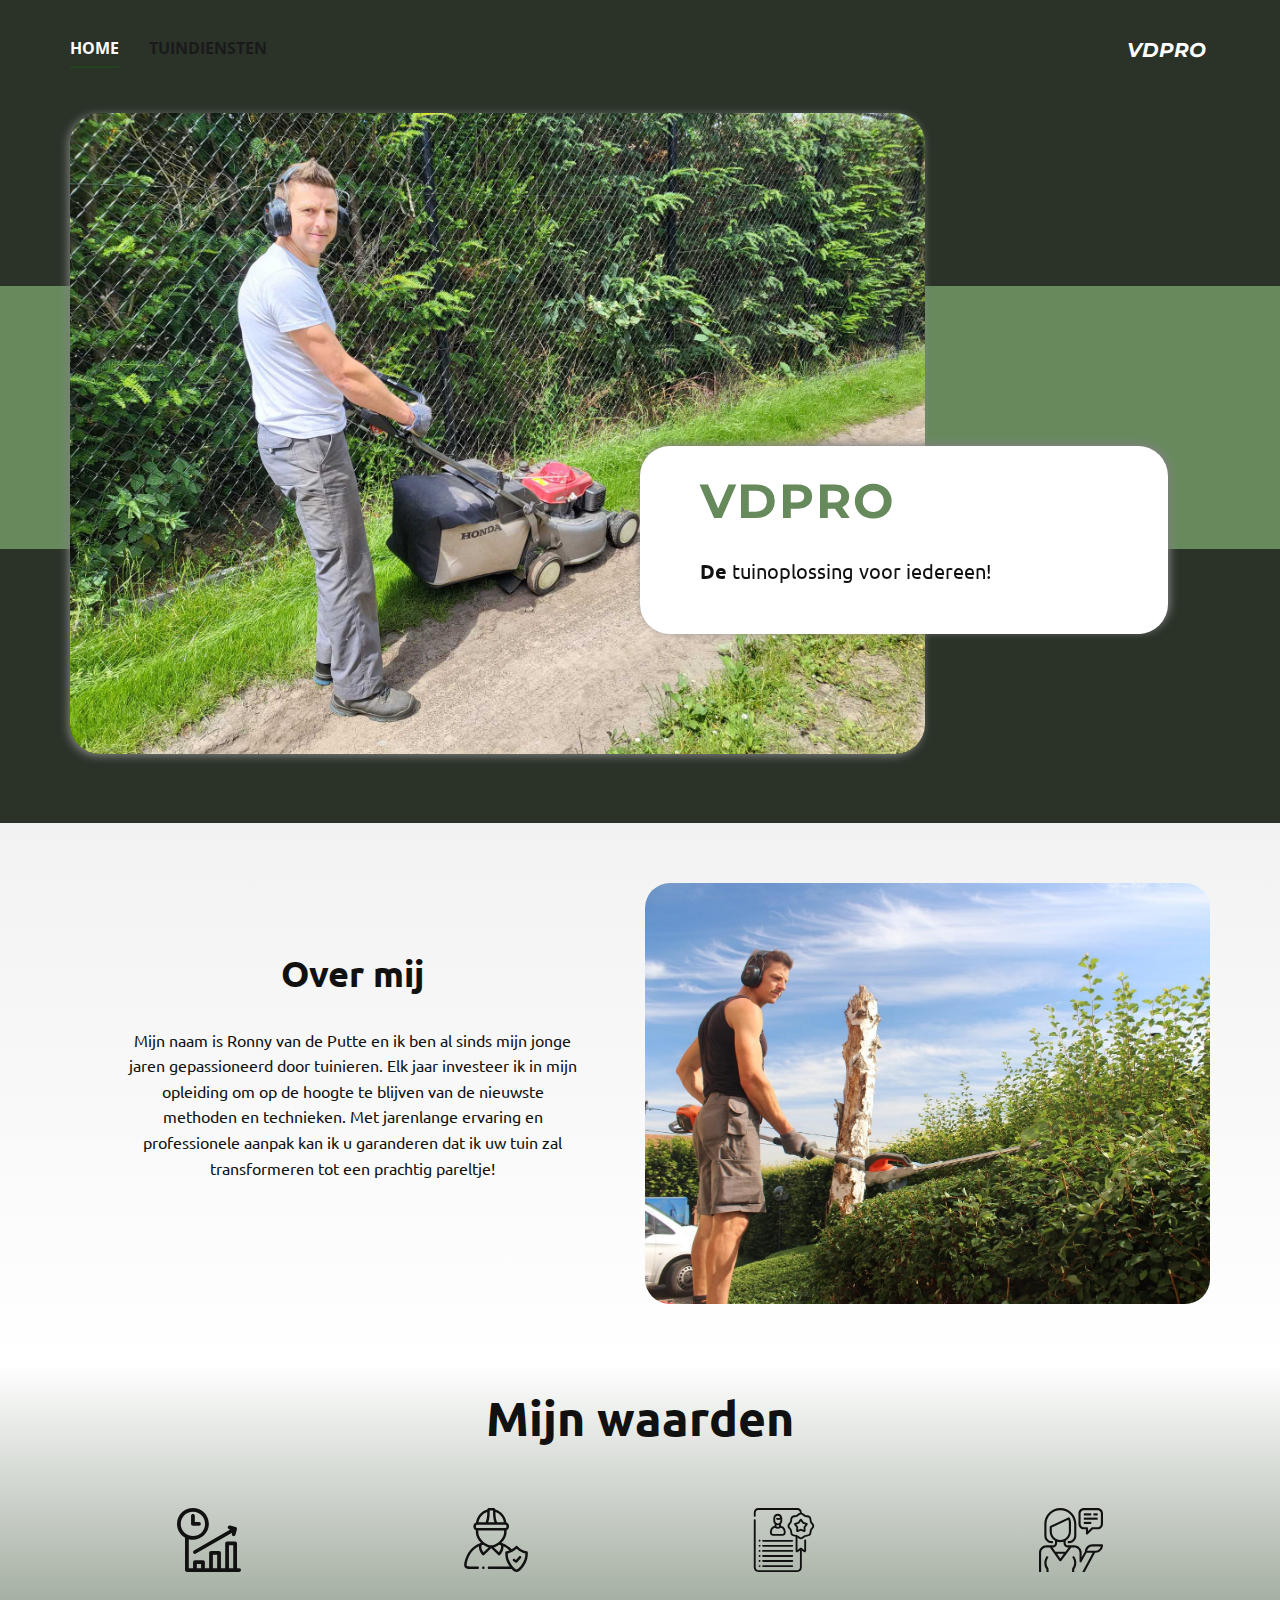
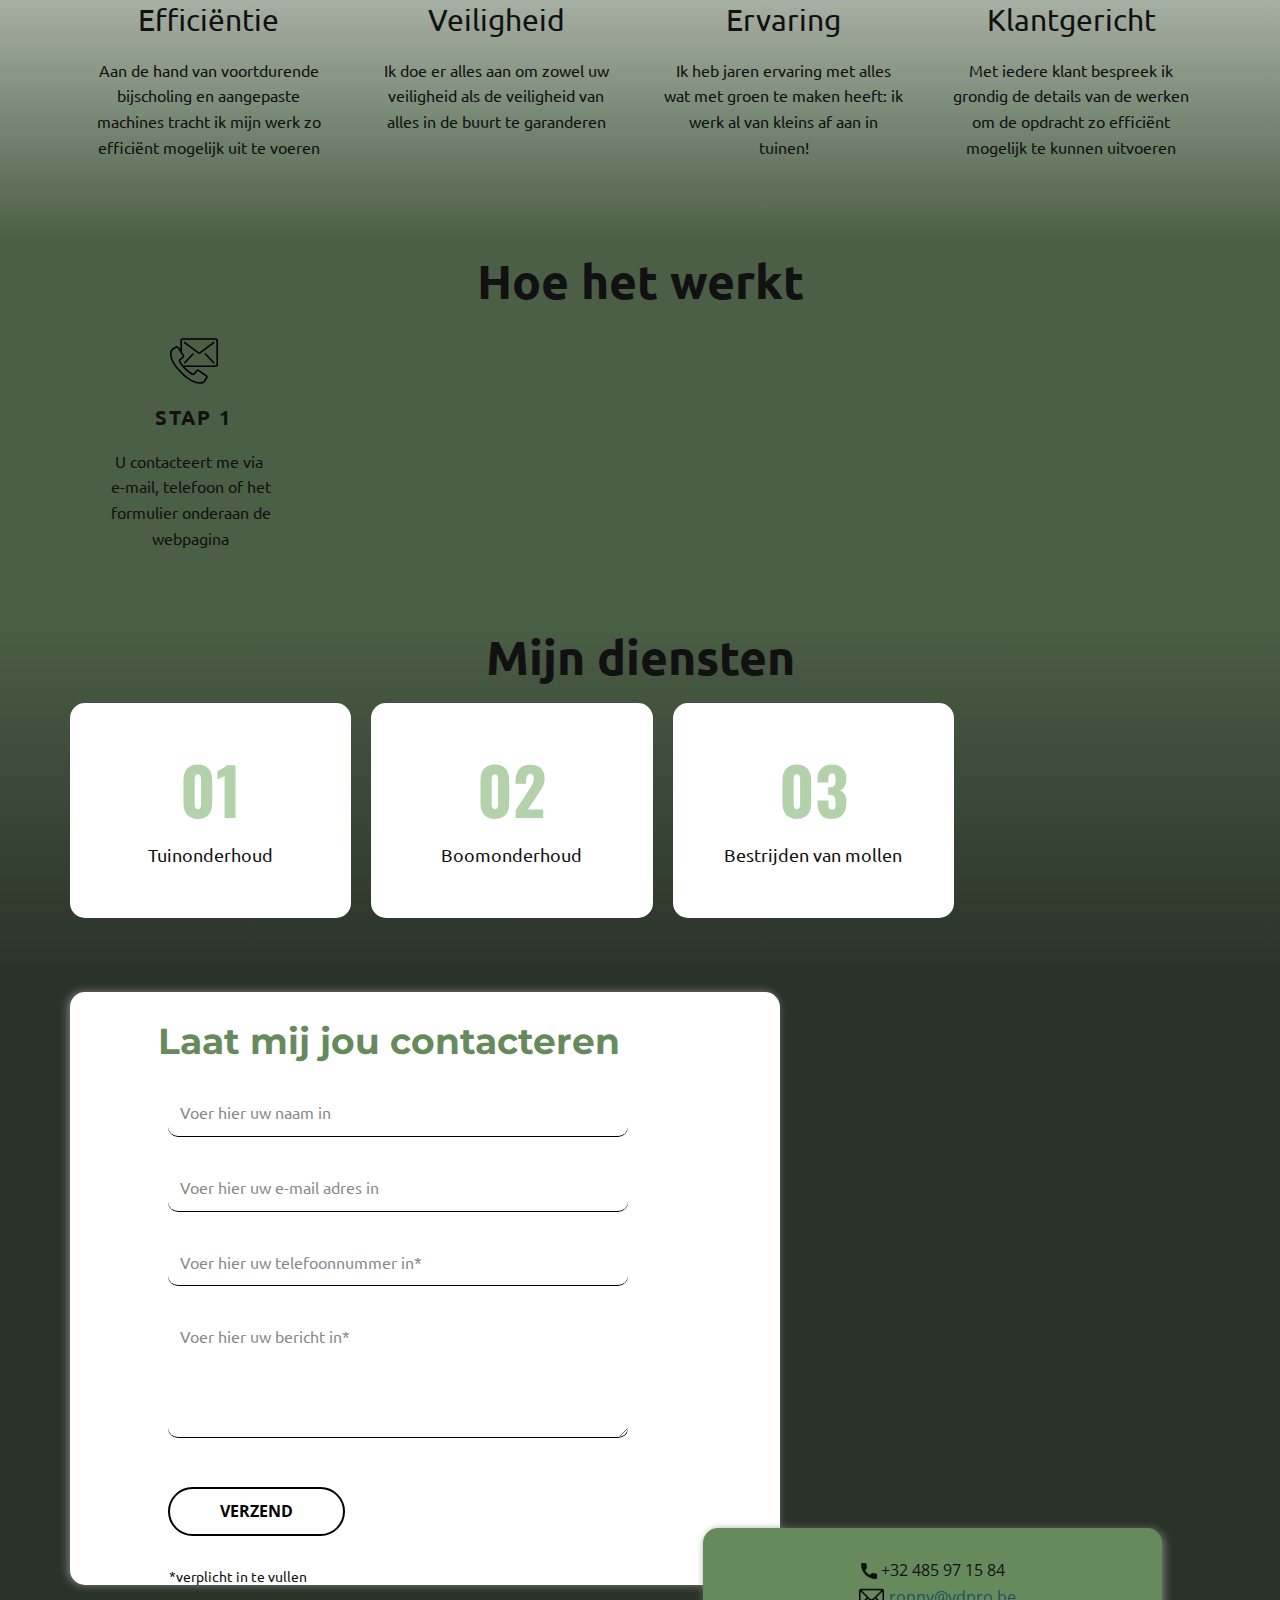
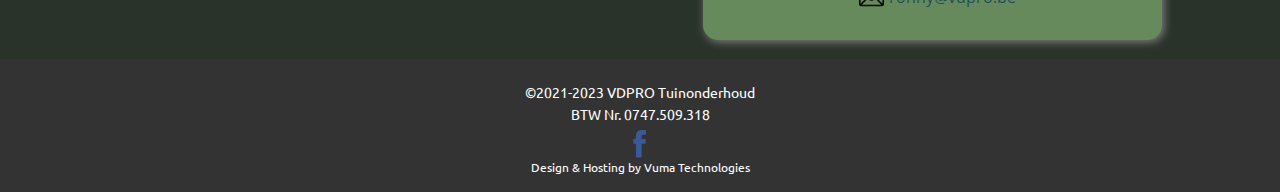
<file: VDPRO-Tuinonderhoud.html>
<!DOCTYPE html>
<html style="font-size: 16px;" lang="en"><head>
    <meta name="viewport" content="width=device-width, initial-scale=1.0">
    <meta charset="utf-8">
    <meta name="keywords" content="vdpro, tuinen, tuinonderhoud, vdpro tuinonderhoud, ronny van de putte, ronny, tuinoplossing, tuinman, werkman, klusjesman, tuinhulp, tuin, tuinenonderhoud">
    <meta name="description" content="Op zoek naar iemand die voor alles in uw tuin zorgt? Een adres! VDPRO! Ik doe alles van het snoeien van hagen tot het planten van bomen en alles erintussen!">
    <title>VDPRO Tuinonderhoud</title>
    <link rel="stylesheet" href="nicepage.css" media="screen">
<link rel="stylesheet" href="VDPRO-Tuinonderhoud.css" media="screen">
    <script class="u-script" type="text/javascript" src="jquery.js" defer=""></script>
    <script class="u-script" type="text/javascript" src="nicepage.js" defer=""></script>
    <meta name="generator" content="Vuma Technologies Web Design">
    <link id="u-theme-google-font" rel="stylesheet" href="https://fonts.googleapis.com/css?family=Roboto:100,100i,300,300i,400,400i,500,500i,700,700i,900,900i|Open+Sans:300,300i,400,400i,500,500i,600,600i,700,700i,800,800i">
    <link id="u-page-google-font" rel="stylesheet" href="https://fonts.googleapis.com/css?family=Montserrat:100,100i,200,200i,300,300i,400,400i,500,500i,600,600i,700,700i,800,800i,900,900i|Ubuntu:300,300i,400,400i,500,500i,700,700i|Oswald:200,300,400,500,600,700">
    
    
    
    
    
    
    
    
    <script type="application/ld+json">{
		"@context": "http://schema.org",
		"@type": "Organization",
		"name": "VDPRO",
		"sameAs": [
				"https://www.facebook.com/VDPROTuinonderhoud"
		]
}</script>
    <meta name="theme-color" content="#204f5b">
    <meta property="og:title" content="VDPRO Tuinonderhoud">
    <meta property="og:description" content="Op zoek naar iemand die voor alles in uw tuin zorgt? Een adres! VDPRO! Ik doe alles van het snoeien van hagen tot het planten van bomen en alles erintussen!">
    <meta property="og:type" content="website">
  <script>
    function gdprConfirmed() {
        return true;
    }
    </script>
    <script>
    if (gdprConfirmed()) {
        document.write("<sc" + "ript src=\"https://www.google.com/recaptcha/api.js?render=6Le0MBQkAAAAAFODEhb4Uxo5tWQrPDgxqDSNqGAB\"></sc" + "ript>");
    }
    </script>
    <script>
    if (gdprConfirmed()) {
        (function (grecaptcha, sitekey, actions) {
            var recaptcha = {
                execute: function (action, submitFormCb) {
                    try {
                        grecaptcha.execute(
                            sitekey,
                            {action: action}
                        ).then(function (token) {
                            var forms = document.getElementsByTagName('form');

                            for (var i = 0; i < forms.length; i++) {
                                var fields = forms[i].getElementsByTagName('input');

                                for (var j = 0; j < fields.length; j++) {
                                    var field = fields[j];

                                    if ('recaptchaResponse' === field.getAttribute('name')) {
                                        field.setAttribute('value', token);
                                        break;
                                    }
                                }
                            }
                            submitFormCb();
                        });
                    } catch (e) {
                        var formError = document.querySelector('.u-form-send-error');

                        if (formError) {
                            formError.innerText = 'Site Owner Error: ' + e.message.replace(/:[\s\S]*/, '');
                            formError.style.display = 'block';
                        }
                    }
                },

                executeContact: function (submitFormCb) {
                    recaptcha.execute(actions['contact'], submitFormCb);
                }
            };

            window.recaptchaObject = recaptcha;
        })(
            grecaptcha,
            
            '6Le0MBQkAAAAAFODEhb4Uxo5tWQrPDgxqDSNqGAB',
            {'contact': 'contact'}
        );
    }
    </script>
</head>
  <body class="u-body u-xl-mode" data-lang="en"><header class="u-clearfix u-header u-palette-3-dark-3 u-header" id="sec-490d"><div class="u-align-left u-clearfix u-sheet u-valign-middle-md u-valign-middle-sm u-valign-middle-xs u-sheet-1">
        <nav class="u-menu u-menu-dropdown u-offcanvas u-menu-1">
          <div class="menu-collapse" style="font-size: 1rem; font-weight: 700; letter-spacing: 0px; text-transform: uppercase;">
            <a class="u-button-style u-custom-active-border-color u-custom-border u-custom-border-color u-custom-borders u-custom-hover-border-color u-custom-text-active-color u-custom-text-color u-custom-text-hover-color u-custom-top-bottom-menu-spacing u-nav-link" href="#" style="padding: 2px 0px; font-size: calc(1em + 4px);">
              <svg class="u-svg-link" viewBox="0 0 24 24"><use xmlns:xlink="http://www.w3.org/1999/xlink" xlink:href="#menu-hamburger"></use></svg>
              <svg class="u-svg-content" version="1.1" id="menu-hamburger" viewBox="0 0 16 16" x="0px" y="0px" xmlns:xlink="http://www.w3.org/1999/xlink" xmlns="http://www.w3.org/2000/svg"><g><rect y="1" width="16" height="2"></rect><rect y="7" width="16" height="2"></rect><rect y="13" width="16" height="2"></rect>
</g></svg>
            </a>
          </div>
          <div class="u-custom-menu u-nav-container">
            <ul class="u-nav u-spacing-30 u-unstyled u-nav-1"><li class="u-nav-item"><a class="u-border-2 u-border-active-palette-2-base u-border-hover-palette-1-base u-border-no-left u-border-no-right u-border-no-top u-button-style u-nav-link u-text-active-white u-text-grey-90 u-text-hover-palette-4-base" href="VDPRO-Tuinonderhoud.html" style="padding: 10px 0px;">Home</a>
</li><li class="u-nav-item"><a class="u-border-2 u-border-active-palette-2-base u-border-hover-palette-1-base u-border-no-left u-border-no-right u-border-no-top u-button-style u-nav-link u-text-active-white u-text-grey-90 u-text-hover-palette-4-base" href="VDPRO---Tuindiensten.html" style="padding: 10px 0px;">Tuindiensten</a>
</li></ul>
          </div>
          <div class="u-custom-menu u-nav-container-collapse">
            <div class="u-black u-container-style u-inner-container-layout u-opacity u-opacity-95 u-sidenav">
              <div class="u-inner-container-layout u-sidenav-overflow">
                <div class="u-menu-close"></div>
                <ul class="u-align-center u-nav u-popupmenu-items u-unstyled u-nav-2"><li class="u-nav-item"><a class="u-button-style u-nav-link" href="VDPRO-Tuinonderhoud.html" style="padding: 10px 0px;">Home</a>
</li><li class="u-nav-item"><a class="u-button-style u-nav-link" href="VDPRO---Tuindiensten.html" style="padding: 10px 0px;">Tuindiensten</a>
</li></ul>
              </div>
            </div>
            <div class="u-black u-menu-overlay u-opacity u-opacity-70"></div>
          </div>
        </nav>
        <h2 class="u-text u-text-1">
          <a class="u-btn u-button-link u-button-style u-none u-text-body-alt-color u-btn-1" href="VDPRO-Tuinonderhoud.html">VDPRO</a>
        </h2>
      </div></header>
    <section class="u-align-center-xs u-clearfix u-palette-3-dark-3 u-section-1" src="" id="carousel_1abf">
      <div class="u-expanded-width u-palette-3-base u-shape u-shape-rectangle u-shape-1"></div>
      <img class="u-image u-image-round u-radius-30 u-image-1" src="images/20220620_122335.jpeg" data-image-width="4000" data-image-height="3000" data-animation-name="customAnimationIn" data-animation-duration="2000">
      <div class="u-border-no-bottom u-border-no-left u-border-no-right u-border-no-top u-container-style u-group u-radius-30 u-shape-round u-white u-group-1" data-animation-name="customAnimationIn" data-animation-duration="1000">
        <div class="u-container-layout u-container-layout-1">
          <h1 class="u-custom-font u-font-montserrat u-text u-text-palette-3-base u-title u-text-1" data-animation-name="customAnimationIn" data-animation-duration="1000">VDPRO</h1>
          <p class="u-custom-font u-font-ubuntu u-large-text u-text u-text-variant u-text-2" data-animation-name="customAnimationIn" data-animation-duration="1000">De<span style="font-weight: 400;"> tuinoplossing voor iedereen!</span>
          </p>
        </div>
      </div>
    </section>
    <section class="u-clearfix u-gradient u-section-2" id="sec-c8e2">
      <div class="u-clearfix u-sheet u-sheet-1">
        <div class="u-clearfix u-expanded-width u-gutter-10 u-layout-wrap u-layout-wrap-1">
          <div class="u-layout" style="">
            <div class="u-layout-row" style="">
              <div class="u-container-style u-layout-cell u-left-cell u-size-30 u-size-xs-60 u-layout-cell-1" src="">
                <div class="u-container-layout u-container-layout-1">
                  <h2 class="u-align-center u-custom-font u-font-ubuntu u-text u-text-1">Over mij</h2>
                  <p class="u-align-center u-custom-font u-font-ubuntu u-text u-text-2"> Mijn naam is Ronny van de Putte en ik ben al sinds mijn jonge jaren gepassioneerd door tuinieren. Elk jaar investeer ik in mijn opleiding om op de hoogte te blijven van de nieuwste methoden en technieken. Met jarenlange ervaring en professionele aanpak kan ik u garanderen dat ik uw tuin zal transformeren tot een prachtig pareltje!</p>
                </div>
              </div>
              <div class="u-align-center u-container-style u-image u-image-round u-layout-cell u-radius-30 u-right-cell u-size-30 u-size-xs-60 u-image-1" src="" data-image-width="1600" data-image-height="1067">
                <div class="u-container-layout u-valign-middle u-container-layout-2" src=""></div>
              </div>
            </div>
          </div>
        </div>
      </div>
    </section>
    <section class="u-align-center u-clearfix u-gradient u-section-3" id="sec-9d82">
      <div class="u-clearfix u-sheet u-sheet-1">
        <h2 class="u-custom-font u-font-ubuntu u-text u-text-1">Mijn waarden</h2>
        <div class="u-expanded-width u-list u-list-1">
          <div class="u-repeater u-repeater-1">
            <div class="u-align-center u-container-style u-list-item u-repeater-item u-list-item-1">
              <div class="u-container-layout u-similar-container u-container-layout-1"><span class="u-icon u-icon-circle u-icon-1"><svg class="u-svg-link" preserveAspectRatio="xMidYMin slice" viewBox="0 0 511.902 511.902" style=""><use xmlns:xlink="http://www.w3.org/1999/xlink" xlink:href="#svg-c308"></use></svg><svg class="u-svg-content" viewBox="0 0 511.902 511.902" id="svg-c308"><g><path d="m497 481.535h-17.134v-197.684c0-8.284-6.716-15-15-15h-64.266c-8.284 0-15 6.716-15 15v197.684h-34.267v-123.476c0-8.284-6.716-15-15-15h-64.267c-8.284 0-15 6.716-15 15v123.476h-34.266v-49.267c0-8.284-6.716-15-15-15h-64.267c-8.284 0-15 6.716-15 15v49.267h-34.266v-231.462c79.121 22.506 161.908-40.553 160.666-123.073-6.404-168.858-248.546-168.831-254.933.003 0 47.302 25.902 88.667 64.267 110.663v258.869c0 8.284 6.716 15 15 15h417.733c19.753-.681 19.985-29.223 0-30zm-467-354.533c0-53.743 43.724-97.467 97.467-97.467 129.125 4.9 129.09 190.053-.001 194.933-53.742 0-97.466-43.723-97.466-97.466zm162.8 354.533h-34.267v-34.267h34.267zm128.533 0h-34.267v-108.476h34.267zm128.533 0h-34.266v-182.684h34.267v182.684z"></path><path d="m175.667 142.002c19.877-.737 19.869-29.267 0-30h-33.2v-49.267c-.727-19.858-29.262-19.887-30 0v64.266c0 8.284 6.716 15 15 15h48.2z"></path><path d="m417.117 169.132 8.903 2.389-289.987 167.424c-7.175 4.142-9.633 13.316-5.49 20.49 3.524 6.104 12.294 10.222 20.49 5.49l290.004-167.433-2.389 8.944c-2.139 8.004 2.616 16.226 10.619 18.364 8.395 2.242 16.332-3.012 18.363-10.62l11.728-43.894c2.138-7.998-2.608-16.214-10.604-18.359l-43.861-11.769c-19.373-4.442-26.789 23.107-7.776 28.974z"></path>
</g></svg></span>
                <h3 class="u-align-center u-custom-font u-font-ubuntu u-text u-text-2">Efficiëntie</h3>
                <p class="u-align-center u-custom-font u-font-ubuntu u-text u-text-3">Aan de hand van voortdurende bijscholing en aangepaste machines tracht ik mijn werk zo efficiënt mogelijk uit te voeren</p>
              </div>
            </div>
            <div class="u-container-style u-list-item u-repeater-item u-list-item-2">
              <div class="u-container-layout u-similar-container u-container-layout-2"><span class="u-icon u-icon-circle u-icon-2"><svg class="u-svg-link" preserveAspectRatio="xMidYMin slice" viewBox="0 0 516.037 516.037" style=""><use xmlns:xlink="http://www.w3.org/1999/xlink" xlink:href="#svg-a260"></use></svg><svg class="u-svg-content" viewBox="0 0 516.037 516.037" id="svg-a260"><g><path d="m408.644 411.413c-4.39-3.356-10.664-2.514-14.018 1.873-3.354 4.388-2.515 10.664 1.873 14.018l17.089 13.061c1.807 1.381 3.943 2.055 6.068 2.055 2.735 0 5.451-1.118 7.416-3.287l32.664-36.066c3.707-4.094 3.395-10.418-.699-14.125-4.093-3.707-10.418-3.394-14.125.699l-26.488 29.248z"></path><path d="m514.82 358.033c-.114-5.099-4.047-9.293-9.126-9.737-23.789-2.079-53.063-18.059-74.582-40.708-1.888-1.986-4.507-3.111-7.247-3.112-.001 0-.002 0-.003 0-2.738 0-5.357 1.123-7.245 3.107-9.659 10.153-20.871 18.96-32.441 25.781-20.302-22.664-45.29-39.362-74.577-49.873-.255-.103-.513-.195-.777-.277-2.281-.808-4.589-1.579-6.922-2.313 24.768-24.702 41.428-57.164 41.428-86.285v-15.711c11.708-5.098 19.919-16.784 19.919-30.357 0-14.099-8.874-26.158-21.327-30.903-5.14-49.901-40.297-91.849-88.59-105.727-1.427-6.797-7.466-11.918-14.68-11.918h-36.237c-6.958 0-12.807 4.768-14.495 11.205-23.755 6.335-45.453 19.857-61.721 38.657-16.512 19.082-26.78 42.912-29.388 67.788-12.459 4.748-21.336 16.804-21.336 30.899 0 13.578 8.223 25.267 19.947 30.362v15.706c0 29.094 16.663 61.568 41.43 86.287-2.265.712-4.508 1.457-6.725 2.239-.436.124-.86.277-1.273.458-32.78 11.825-60.147 31.399-81.579 58.43-20.612 25.998-35.265 58.103-43.551 95.431-2.949 13.34-5.167 30.104 3.929 41.43 8.885 11.063 24.783 12.481 37.642 12.481h65.415c5.523 0 10-4.478 10-10s-4.477-10-10-10h-65.415c-11.963 0-19.381-1.684-22.048-5.005-2.825-3.518-2.823-11.791.003-24.581 10.393-46.812 35.805-104.097 97.032-133.02-1.883 33.783 16.422 55.865 28.057 69.88 1.781 2.146 4.377 3.45 7.162 3.599 2.783.154 5.505-.872 7.504-2.816l56.358-54.808 56.385 54.81c1.871 1.818 4.373 2.829 6.97 2.829.179 0 .358-.005.539-.015 2.785-.15 5.382-1.457 7.162-3.606 11.619-14.027 29.897-36.122 28.031-69.834 17.763 8.426 33.457 19.695 46.953 33.733-8.059 3.119-15.983 5.112-23.372 5.758-5.076.443-9.007 4.634-9.126 9.729-.837 35.753 5.122 61.368 21.244 91.349.136.254 5.584 10.02 14.073 22h-166.979c-5.523 0-10 4.478-10 10s4.477 10 10 10h182.861c12.056 13.324 26.275 24.664 39.759 24.664 32.532 0 69.356-65.997 69.71-66.657 16.096-29.986 22.053-55.597 21.249-91.349zm-193.312-242.547h-55.058c-10.402-27.173-12.37-49.58-12.723-82.473 36.069 12.757 62.29 44.583 67.781 82.473zm-114.1-95.486h26.246c.063 38.708 1.044 64.924 11.523 95.486h-49.272c10.461-30.563 11.441-56.782 11.503-95.486zm-20.063 12.224c-.33 33.326-2.242 55.871-12.708 83.263h-57.402c5.704-38.383 33.296-71.072 70.11-83.263zm-78.781 103.262h66.898c.589.478 1.159.539 1.637 0h153.085c7.203 0 13.063 5.859 13.063 13.063 0 7.219-5.859 13.092-13.063 13.092h-221.62c-7.218 0-13.091-5.873-13.091-13.092 0-7.203 5.872-13.063 13.091-13.063zm6.856 59.131v-12.977h207.907v12.977c0 38.126-36.936 85.279-79.044 100.91-18.425 6.847-31.506 6.841-49.974-.022-42.025-15.695-78.889-62.84-78.889-100.888zm41.502 162.828c-10.35-13.512-20.316-31.252-15.526-57.003 4.411-1.424 8.969-2.723 13.695-3.872 10.084 7.398 20.96 13.466 32.235 17.677 3.629 1.348 7.121 2.459 10.537 3.383zm124.894-.006-40.966-39.821c3.372-.915 6.818-2.012 10.396-3.342 11.331-4.206 22.26-10.286 32.391-17.708 4.668 1.136 9.233 2.423 13.687 3.865 4.801 25.715-5.161 43.473-15.508 57.006zm194.13 82.489c-11.826 22.071-39.521 56.109-52.085 56.109s-40.259-34.038-52.092-56.123c-13.215-24.572-18.638-45.063-18.932-72.963 10.788-2.053 22.019-6.079 33.063-11.701.388-.169.766-.368 1.137-.59 12.896-6.703 25.508-15.574 36.82-26.117 21.298 19.87 47.227 33.883 71.02 38.409-.315 27.904-5.737 48.399-18.931 72.976z"></path><path d="m155.974 471.373c-5.523 0-10 4.478-10 10s4.477 10 10 10h.057c5.523 0 9.971-4.478 9.971-10s-4.505-10-10.028-10z"></path>
</g></svg></span>
                <h3 class="u-align-center u-custom-font u-font-ubuntu u-text u-text-4">Veiligheid</h3>
                <p class="u-align-center u-custom-font u-font-ubuntu u-text u-text-5">Ik doe er alles aan om zowel uw veiligheid als de veiligheid van alles in de buurt te garanderen</p>
              </div>
            </div>
            <div class="u-align-center u-container-style u-list-item u-repeater-item u-list-item-3">
              <div class="u-container-layout u-similar-container u-container-layout-3"><span class="u-icon u-icon-circle u-icon-3"><svg class="u-svg-link" preserveAspectRatio="xMidYMin slice" viewBox="0 0 512 512" style=""><use xmlns:xlink="http://www.w3.org/1999/xlink" xlink:href="#svg-3d76"></use></svg><svg class="u-svg-content" viewBox="0 0 512 512" id="svg-3d76"><g><path d="m181.022 142.59-8.659 3.138c-13.364 4.846-23.334 16.536-26.021 30.517l-2.938 15.396c-1.466 7.626.53 15.436 5.479 21.425 4.951 5.995 12.251 9.433 20.025 9.433h75.057c7.714 0 14.977-3.393 19.927-9.309 4.946-5.911 7.004-13.65 5.646-21.233l-2.74-15.315c-2.539-14.201-12.542-26.081-26.108-31.004l-9.18-3.327v-13.53c0-.38-.037-.75-.092-1.115 6.697-6.818 10.533-16.115 10.533-25.627v-20.159c0-19.678-16.01-35.687-35.689-35.687s-35.692 16.009-35.692 35.687v20.787c0 9.778 4.032 18.705 10.515 25.188-.038.304-.063.611-.063.925zm71.008 36.692 2.74 15.317c.574 3.201-.295 6.468-2.384 8.964-2.092 2.5-5.162 3.935-8.423 3.935h-75.057c-3.285 0-6.369-1.452-8.461-3.985-2.088-2.528-2.931-5.823-2.311-9.05l2.938-15.396c1.693-8.812 7.979-16.183 16.4-19.236l5.672-2.055c.142.146.285.293.439.428 6.463 5.651 14.57 8.477 22.682 8.476 8.102 0 16.207-2.82 22.671-8.46.233-.203.447-.422.651-.65l5.983 2.169c8.554 3.102 14.86 10.59 16.46 19.543zm-66.46-97.402c0-11.406 9.281-20.687 20.689-20.687 9.628 0 17.718 6.62 20.015 15.54-.964.471-1.953.916-2.966 1.321-9.222 3.692-16.671 3.202-18.8 1.71-3.392-2.378-8.068-1.558-10.447 1.834-2.378 3.392-1.557 8.068 1.834 10.447 3.663 2.569 8.635 3.853 14.309 3.853 5.155 0 10.89-1.071 16.745-3.19v9.329c0 5.733-2.371 11.347-6.506 15.402-1.914 1.878-4.107 3.333-6.462 4.337-.165.063-.327.131-.486.205-2.419.957-5.003 1.438-7.644 1.369-11.184-.215-20.281-9.494-20.281-20.684zm19.993 56.469c.229.004.456.006.685.006 3.519 0 6.967-.529 10.261-1.544v11.999c-6.251 3.854-14.242 3.852-20.485-.006v-11.971c3.034.919 6.231 1.452 9.539 1.516z"></path><path d="m88.264 350.904h233.57c4.143 0 7.5-3.357 7.5-7.5s-3.357-7.5-7.5-7.5h-233.57c-4.143 0-7.5 3.357-7.5 7.5s3.357 7.5 7.5 7.5z"></path><path d="m88.264 391.345h233.57c4.143 0 7.5-3.357 7.5-7.5s-3.357-7.5-7.5-7.5h-233.57c-4.143 0-7.5 3.357-7.5 7.5s3.357 7.5 7.5 7.5z"></path><path d="m88.264 431.784h233.57c4.143 0 7.5-3.357 7.5-7.5s-3.357-7.5-7.5-7.5h-233.57c-4.143 0-7.5 3.357-7.5 7.5s3.357 7.5 7.5 7.5z"></path><path d="m88.264 472.225h233.57c4.143 0 7.5-3.357 7.5-7.5s-3.357-7.5-7.5-7.5h-233.57c-4.143 0-7.5 3.357-7.5 7.5s3.357 7.5 7.5 7.5z"></path><path d="m80.764 262.524c0 4.143 3.357 7.5 7.5 7.5h233.57c4.143 0 7.5-3.357 7.5-7.5s-3.357-7.5-7.5-7.5h-233.57c-4.143 0-7.5 3.358-7.5 7.5z"></path><path d="m88.264 310.464h233.57c4.143 0 7.5-3.357 7.5-7.5s-3.357-7.5-7.5-7.5h-233.57c-4.143 0-7.5 3.357-7.5 7.5s3.357 7.5 7.5 7.5z"></path><path d="m60.569 350.932c4.158 0 7.529-3.37 7.529-7.528 0-4.157-3.371-7.528-7.529-7.528s-7.528 3.37-7.528 7.528 3.371 7.528 7.528 7.528z"></path><path d="m60.569 270.052c4.158 0 7.529-3.37 7.529-7.528s-3.371-7.528-7.529-7.528-7.528 3.37-7.528 7.528 3.371 7.528 7.528 7.528z"></path><path d="m60.569 310.492c4.158 0 7.529-3.37 7.529-7.528s-3.371-7.528-7.529-7.528-7.528 3.37-7.528 7.528 3.371 7.528 7.528 7.528z"></path><path d="m60.569 391.372c4.158 0 7.529-3.37 7.529-7.528s-3.371-7.528-7.529-7.528-7.528 3.37-7.528 7.528 3.371 7.528 7.528 7.528z"></path><path d="m60.569 431.813c4.158 0 7.529-3.37 7.529-7.528s-3.371-7.528-7.529-7.528-7.528 3.37-7.528 7.528c0 4.157 3.371 7.528 7.528 7.528z"></path><path d="m60.569 472.253c4.158 0 7.529-3.37 7.529-7.528 0-4.157-3.371-7.528-7.529-7.528s-7.528 3.37-7.528 7.528c0 4.157 3.371 7.528 7.528 7.528z"></path><path d="m485.63 118.121c-3.026-3.83-5.886-7.449-7.269-10.783-1.492-3.599-2.08-8.354-2.702-13.39-1.091-8.822-2.327-18.821-9.305-25.798s-16.978-8.213-25.8-9.304c-5.037-.622-9.794-1.21-13.393-2.702-3.335-1.383-6.953-4.241-10.784-7.268-5.271-4.165-11.068-8.738-17.922-10.813v-2.269c.001-19.736-16.058-35.794-35.797-35.794h-312.444c-19.739 0-35.798 16.058-35.798 35.795v28.949c0 4.143 3.357 7.5 7.5 7.5s7.5-3.357 7.5-7.5v-28.949c0-11.467 9.33-20.795 20.798-20.795h312.444c11.468 0 20.798 9.328 20.798 20.795v2.27c-6.852 2.076-12.647 6.647-17.918 10.812-3.831 3.026-7.449 5.885-10.783 7.268-3.599 1.491-8.356 2.079-13.393 2.702-8.822 1.09-18.821 2.326-25.8 9.303-6.979 6.978-8.215 16.977-9.306 25.799-.622 5.035-1.21 9.791-2.702 13.39-1.383 3.334-4.242 6.953-7.269 10.783-5.604 7.091-11.954 15.128-11.954 25.417s6.351 18.326 11.954 25.417c3.026 3.83 5.886 7.449 7.269 10.783 1.492 3.599 2.08 8.354 2.702 13.391 1.091 8.821 2.327 18.82 9.305 25.797 6.978 6.978 16.978 8.213 25.8 9.304 2.63.325 5.179.644 7.532 1.084v113.367c0 4.443 2.48 8.411 6.473 10.355 3.992 1.947 8.645 1.453 12.146-1.288l15.943-12.483v136.94c0 11.467-9.33 20.795-20.798 20.795h-312.443c-11.468 0-20.798-9.328-20.798-20.795v-378.435c0-4.143-3.357-7.5-7.5-7.5s-7.5 3.357-7.5 7.5v378.434c0 19.737 16.059 35.795 35.798 35.795h312.444c19.739 0 35.798-16.058 35.798-35.795v-136.94l15.943 12.482c2.081 1.63 4.571 2.466 7.089 2.466 1.716 0 3.444-.389 5.064-1.178 3.994-1.944 6.476-5.912 6.476-10.354v-83.697c0-4.143-3.357-7.5-7.5-7.5s-7.5 3.357-7.5 7.5v76.555l-19.937-15.609c-2.015-1.595-4.549-2.474-7.136-2.474s-5.121.879-7.104 2.448l-19.959 15.627v-98.625c.544.426 1.091.857 1.645 1.294 7.092 5.604 15.13 11.953 25.42 11.953 10.289 0 18.327-6.35 25.419-11.952 3.831-3.026 7.45-5.886 10.784-7.269 3.599-1.491 8.356-2.079 13.393-2.702 8.822-1.09 18.821-2.326 25.801-9.303 6.977-6.978 8.213-16.977 9.304-25.798.623-5.036 1.211-9.792 2.703-13.391 1.383-3.334 4.242-6.953 7.269-10.783 5.604-7.091 11.954-15.128 11.954-25.417s-6.351-18.326-11.954-25.417zm-11.769 41.534c-3.528 4.465-7.176 9.081-9.355 14.337-2.273 5.48-3.016 11.487-3.734 17.296-.871 7.046-1.693 13.701-5.023 17.031-3.331 3.33-9.987 4.152-17.034 5.023-5.81.718-11.816 1.46-17.298 3.733-5.256 2.179-9.872 5.826-14.337 9.354-5.679 4.485-11.042 8.723-16.121 8.723s-10.442-4.237-16.121-8.723c-4.465-3.527-9.081-7.175-14.337-9.354-.362-.15-1.618-.628-1.889-.712-4.957-1.724-10.26-2.385-15.41-3.021-7.047-.871-13.703-1.694-17.034-5.024-3.329-3.329-4.152-9.984-5.023-17.029-.718-5.81-1.46-11.815-3.733-17.297-2.18-5.256-5.827-9.872-9.355-14.337-4.485-5.678-8.723-11.04-8.723-16.117s4.237-10.439 8.723-16.117c3.528-4.465 7.176-9.081 9.355-14.337 2.273-5.48 3.016-11.487 3.733-17.296.871-7.046 1.694-13.701 5.024-17.031 3.331-3.33 9.987-4.152 17.034-5.023 5.81-.718 11.816-1.46 17.298-3.733 5.256-2.179 9.872-5.826 14.337-9.354 5.667-4.477 11.021-8.705 16.091-8.721.009 0 .019.001.028.001.01 0 .02-.001.03-.001 5.071.015 10.425 4.244 16.093 8.721 4.465 3.527 9.081 7.175 14.337 9.354 5.481 2.273 11.489 3.016 17.299 3.733 7.047.871 13.703 1.694 17.033 5.024s4.153 9.984 5.024 17.03c.718 5.809 1.46 11.815 3.733 17.296 2.18 5.256 5.827 9.872 9.355 14.337 4.485 5.678 8.723 11.04 8.723 16.117s-4.237 10.44-8.723 16.117z"></path><path d="m439.109 119.704-25.522-7.221-14.757-22.04c-1.763-2.632-4.705-4.202-7.872-4.202s-6.11 1.571-7.872 4.202l-14.757 22.04-25.524 7.222c-3.048.863-5.452 3.178-6.43 6.19s-.392 6.297 1.566 8.783l16.403 20.843-1.018 26.497c-.123 3.166 1.333 6.168 3.896 8.031 1.645 1.195 3.594 1.813 5.565 1.813 1.102 0 2.21-.193 3.274-.585l24.895-9.158 24.893 9.157c2.973 1.096 6.276.636 8.839-1.225s4.021-4.862 3.899-8.029l-1.018-26.502 16.404-20.843c1.958-2.489 2.543-5.772 1.564-8.784-.975-3.012-3.379-5.326-6.428-6.189zm-24.587 28.143c-1.386 1.764-2.103 3.97-2.018 6.219l.778 20.284-19.053-7.009c-2.111-.777-4.436-.776-6.543-.001l-19.055 7.01.779-20.291c.084-2.241-.634-4.447-2.023-6.217l-12.554-15.952 19.539-5.527c2.161-.613 4.04-1.979 5.289-3.845l11.295-16.87 11.294 16.868c1.25 1.867 3.129 3.233 5.294 3.848l19.535 5.526z"></path>
</g></svg></span>
                <h3 class="u-align-center u-custom-font u-font-ubuntu u-text u-text-6">Ervaring</h3>
                <p class="u-align-center u-custom-font u-font-ubuntu u-text u-text-7">Ik heb jaren ervaring met alles wat met groen te maken heeft: ik werk al van kleins af aan in tuinen!</p>
              </div>
            </div>
            <div class="u-align-center u-container-style u-list-item u-repeater-item u-list-item-4">
              <div class="u-container-layout u-similar-container u-container-layout-4"><span class="u-icon u-icon-circle u-icon-4"><svg class="u-svg-link" preserveAspectRatio="xMidYMin slice" viewBox="0 0 480 480" style=""><use xmlns:xlink="http://www.w3.org/1999/xlink" xlink:href="#svg-41a2"></use></svg><svg class="u-svg-content" viewBox="0 0 480 480" x="0px" y="0px" id="svg-41a2" style="enable-background:new 0 0 480 480;"><g><g><path d="M160,0C93.726,0,40,53.726,40,120v88c0.035,30.913,25.087,55.965,56,56h8v-16h-8c-22.08-0.026-39.974-17.92-40-40v-88    c0-57.438,46.562-104,104-104s104,46.562,104,104v88c-0.026,22.08-17.92,39.974-40,40h-8v16h8c30.913-0.035,55.965-25.087,56-56    v-88C280,53.726,226.274,0,160,0z"></path>
</g>
</g><g><g><path d="M65.928,377.032l5.848-9.208l-13.512-8.576l-5.848,9.216c-17.687,27.872-16.374,63.76,3.304,90.264V480h16v-24    c0.001-1.817-0.617-3.581-1.752-5C52.96,429.738,51.337,400.02,65.928,377.032z"></path>
</g>
</g><g><g><path d="M440,0H336c-22.08,0.026-39.974,17.92-40,40v80c0.026,22.08,17.92,39.974,40,40h16v32    c-0.001,3.235,1.947,6.153,4.936,7.392c0.971,0.405,2.012,0.611,3.064,0.608c2.122,0,4.156-0.844,5.656-2.344L403.312,160H440    c22.08-0.026,39.974-17.92,40-40V40C479.974,17.92,462.08,0.026,440,0z M464,120c0,13.255-10.745,24-24,24h-40    c-2.122,0-4.156,0.844-5.656,2.344L368,172.688V152c0-4.418-3.582-8-8-8h-24c-13.255,0-24-10.745-24-24V40    c0-13.255,10.745-24,24-24h104c13.255,0,24,10.745,24,24V120z"></path>
</g>
</g><g><g><rect x="336" y="40" width="56" height="16"></rect>
</g>
</g><g><g><rect x="408" y="40" width="32" height="16"></rect>
</g>
</g><g><g><rect x="336" y="72" width="104" height="16"></rect>
</g>
</g><g><g><rect x="336" y="104" width="56" height="16"></rect>
</g>
</g><g><g><path d="M267.584,368.464l-5.848-9.216l-13.512,8.576l5.848,9.216c14.592,22.985,12.969,52.701-4.04,73.96    c-1.135,1.419-1.753,3.183-1.752,5v24h16v-21.272C283.958,432.224,285.271,396.336,267.584,368.464z"></path>
</g>
</g><g><g><path d="M472,272h-72c-30.016,0.035-54.666,23.729-55.888,53.72L320,369.128V336c-0.035-30.913-25.087-55.965-56-56h-29.24    l-0.216-0.168L234.4,280H216c-8.837,0-16-7.163-16-16v-18.824c24.719-14.272,39.962-40.633,40-69.176v-64    c-0.012-13.255-3.31-26.3-9.6-37.968c-2.015-3.712-6.569-5.219-10.4-3.44L84.592,134.304c-2.804,1.32-4.593,4.141-4.592,7.24V176    c0.038,28.543,15.281,54.904,40,69.176V264c0,8.837-7.163,16-16,16H56c-30.913,0.035-55.965,25.087-56,56v144h16V336    c0.026-22.08,17.92-39.974,40-40h25.456l72.04,100.656c1.48,2.069,3.856,3.31,6.4,3.344H160c2.518,0,4.889-1.186,6.4-3.2l76-100.8    H264c22.08,0.026,39.974,17.92,40,40v64c0.004,4.418,3.589,7.997,8.007,7.993c2.902-0.003,5.575-1.576,6.985-4.113L356.704,336    h45.864l-78,144h18.2L420.8,336h3.2c30.913-0.035,55.965-25.087,56-56C480,275.582,476.418,272,472,272z M96,176v-29.376    l123.528-58.128C222.483,95.98,224,103.954,224,112v64c0,35.346-28.654,64-64,64C124.654,240,96,211.346,96,176z M160.168,378.496    L135.48,344h50.688L160.168,378.496z M198.272,328H124l-22.904-32H104c17.673,0,32-14.327,32-32v-11.688    c15.622,4.917,32.378,4.917,48,0V264c0,17.673,14.327,32,32,32h6.4L198.272,328z M424,320h-63.2    c3.825-18.613,20.198-31.979,39.2-32h63.2C459.375,306.613,443.002,319.979,424,320z"></path>
</g>
</g></svg></span>
                <h3 class="u-align-center u-custom-font u-font-ubuntu u-text u-text-8">Klantgericht</h3>
                <p class="u-align-center u-custom-font u-font-ubuntu u-text u-text-9">Met iedere klant bespreek ik grondig de details van de werken om de opdracht zo efficiënt mogelijk te kunnen uitvoeren</p>
              </div>
            </div>
          </div>
        </div>
      </div>
    </section>
    <section class="u-align-center u-clearfix u-palette-3-dark-2 u-section-4" id="carousel_1c04">
      <div class="u-clearfix u-sheet u-sheet-1">
        <h2 class="u-custom-font u-font-ubuntu u-text u-text-body-color u-text-1">Hoe het werkt</h2>
        <div class="u-clearfix u-expanded-width u-layout-wrap u-layout-wrap-1">
          <div class="u-layout">
            <div class="u-layout-row">
              <div class="u-align-center u-container-style u-layout-cell u-size-13-lg u-size-13-xl u-size-14-md u-size-14-sm u-size-14-xs u-layout-cell-1">
                <div class="u-container-layout u-container-layout-1"><span class="u-align-center u-icon u-icon-circle u-icon-1"><svg class="u-svg-link" preserveAspectRatio="xMidYMin slice" viewBox="0 0 511.874 511.874" style=""><use xmlns:xlink="http://www.w3.org/1999/xlink" xlink:href="#svg-fc79"></use></svg><svg class="u-svg-content" viewBox="0 0 511.874 511.874" x="0px" y="0px" id="svg-fc79" style="enable-background:new 0 0 511.874 511.874;"><g><g><g><path d="M490.114,12.813H132.568c-12.012,0.014-21.746,9.748-21.76,21.76v98.62l-16.35-24.525     c-7.484-11.289-22.535-14.676-34.133-7.68l-33.638,20.224c-11.016,6.464-19.097,16.946-22.545,29.244     c-12.271,44.681-3.166,121.66,109.824,234.667C203.821,474.885,270.816,499.06,316.99,499.06     c10.69,0.049,21.339-1.34,31.659-4.13c12.293-3.448,22.775-11.518,29.252-22.519l20.198-33.673     c6.968-11.589,3.584-26.609-7.68-34.091l-80.546-53.692c-11.049-7.308-25.859-4.905-34.031,5.521l-23.45,30.148     c-2.451,3.226-6.897,4.166-10.445,2.21l-4.463-2.458c-14.686-8.004-32.964-17.971-69.879-54.886     c-3.994-3.994-7.612-7.731-11.008-11.307h333.517c11.982,0.009,21.713-9.676,21.76-21.658V34.573     C511.86,22.561,502.126,12.827,490.114,12.813z M229.318,401.362l4.335,2.381c10.897,6.093,24.614,3.266,32.213-6.639     l23.45-30.148c2.666-3.396,7.49-4.179,11.093-1.801l80.546,53.692c3.659,2.439,4.759,7.321,2.5,11.093l-20.198,33.673     c-4.218,7.233-11.071,12.553-19.123,14.848c-40.337,11.093-110.933,1.707-218.078-105.446S9.56,195.273,20.627,154.97     c2.293-8.051,7.61-14.903,14.839-19.123l33.673-20.207c3.773-2.254,8.652-1.155,11.093,2.5l53.717,80.546     c2.382,3.602,1.599,8.43-1.801,11.093l-30.157,23.458c-9.903,7.597-12.731,21.311-6.639,32.205l2.389,4.335     c8.533,15.65,19.14,35.123,57.805,73.779C194.212,382.213,213.677,392.828,229.318,401.362z M494.808,298.526     c-0.028,2.567-2.127,4.627-4.693,4.608H141.203c-11.083-12.674-20.64-26.604-28.476-41.506l-2.458-4.48     c-1.96-3.54-1.022-7.982,2.202-10.428l30.157-23.458c10.43-8.17,12.833-22.982,5.521-34.031l-20.275-30.43V34.573     c-0.014-1.249,0.476-2.451,1.359-3.334c0.883-0.883,2.085-1.373,3.334-1.359h357.547c1.249-0.014,2.451,0.476,3.334,1.359     c0.883,0.883,1.373,2.085,1.359,3.334V298.526z"></path><path d="M460.725,52.323l-142.618,108.16c-4.035,2.932-9.499,2.932-13.534,0L162.008,52.323     c-3.756-2.849-9.111-2.113-11.959,1.643c-2.849,3.756-2.113,9.111,1.643,11.959l142.583,108.151     c10.144,7.494,23.989,7.494,34.133,0L471.034,65.925c1.805-1.368,2.992-3.398,3.299-5.642c0.307-2.244-0.29-4.518-1.661-6.321     C469.824,50.213,464.478,49.48,460.725,52.323z"></path><path d="M238.517,174.793l-87.415,93.611c-3.214,3.447-3.025,8.848,0.422,12.062c3.447,3.214,8.848,3.025,12.062-0.422     l87.416-93.653c2.888-3.484,2.553-8.617-0.762-11.698C246.924,171.612,241.78,171.656,238.517,174.793z"></path><path d="M384.728,174.793c-3.214-3.447-8.614-3.637-12.062-0.422c-3.447,3.214-3.637,8.614-0.422,12.062l87.39,93.611     c3.214,3.447,8.614,3.637,12.062,0.422c3.447-3.214,3.637-8.614,0.422-12.062L384.728,174.793z"></path>
</g>
</g>
</g></svg></span>
                  <h5 class="u-custom-font u-font-ubuntu u-text u-text-body-color u-text-2">stap 1</h5>
                  <p class="u-custom-font u-font-ubuntu u-text u-text-body-color u-text-3">U contacteert me via&nbsp;<br>e-mail, telefoon of het formulier onderaan de webpagina
                  </p>
                </div>
              </div>
              <div class="u-container-style u-layout-cell u-size-10-lg u-size-10-xl u-size-8-md u-size-8-sm u-size-8-xs u-layout-cell-2">
                <div class="u-container-layout u-valign-middle u-container-layout-2"><span class="u-align-center u-file-icon u-icon u-icon-circle u-icon-2" data-animation-name="customAnimationIn" data-animation-duration="1000"><img src="images/2712281.png" alt=""></span>
                </div>
              </div>
              <div class="u-align-center u-container-style u-layout-cell u-size-14-lg u-size-14-xl u-size-16-md u-size-16-sm u-size-16-xs u-layout-cell-3" data-animation-name="customAnimationIn" data-animation-duration="1000" data-animation-delay="1000">
                <div class="u-container-layout u-container-layout-3">
                  <div class="u-align-center u-clearfix u-group-elements u-group-elements-1"><span class="u-align-center u-icon u-icon-circle u-icon-3"><svg class="u-svg-link" preserveAspectRatio="xMidYMin slice" viewBox="0 0 512 512" style=""><use xmlns:xlink="http://www.w3.org/1999/xlink" xlink:href="#svg-9bfb"></use></svg><svg class="u-svg-content" viewBox="0 0 512 512" id="svg-9bfb"><g><g><path d="m152.949 396.631c6.815-10.31 10.796-22.65 10.796-35.907 0-35.993-29.294-65.275-65.302-65.275s-65.301 29.282-65.301 65.275c0 13.258 3.982 25.598 10.797 35.909-25.903 10.73-43.932 36.443-43.932 65.371v39.996c0 5.523 4.477 10 10 10h176.873c5.523 0 10-4.477 10-10v-39.996c0-28.932-18.029-54.645-43.931-65.373zm-54.506-81.182c24.979 0 45.302 20.31 45.302 45.275 0 24.98-20.322 45.303-45.302 45.303-24.979 0-45.301-20.323-45.301-45.303 0-24.965 20.322-45.275 45.301-45.275zm78.437 176.551h-156.873v-29.996c0-23.42 16.48-43.905 38.965-49.302 10.972 8.353 24.649 13.325 39.471 13.325s28.5-4.972 39.472-13.325c22.485 5.393 38.965 25.879 38.965 49.302z"></path><path d="m468.034 396.63c6.814-10.31 10.795-22.649 10.795-35.906 0-35.993-29.294-65.275-65.301-65.275-35.992 0-65.273 29.282-65.273 65.275 0 13.254 3.978 25.592 10.788 35.901-25.913 10.725-43.951 36.443-43.951 65.379v39.996c0 5.523 4.477 10 10 10h176.902c5.523 0 10-4.477 10-10v-39.996c-.001-28.932-18.041-54.647-43.96-65.374zm-54.506-81.181c24.979 0 45.301 20.31 45.301 45.275 0 24.98-20.322 45.303-45.301 45.303-24.964 0-45.273-20.323-45.273-45.303 0-24.965 20.309-45.275 45.273-45.275zm78.465 176.551h-156.902v-29.996c0-23.424 16.487-43.913 38.979-49.305 10.968 8.354 24.641 13.328 39.458 13.328 14.822 0 28.5-4.973 39.472-13.326 22.501 5.395 38.992 25.881 38.992 49.303v29.996z"></path><path d="m413.806 264.238c1.638 1.049 3.512 1.578 5.392 1.578 1.618 0 3.239-.392 4.716-1.182 3.192-1.707 5.212-5.007 5.282-8.626l.578-30.176c26.49-6.495 46.137-30.715 46.137-58.682 0-29.262-20.919-53.723-48.585-59.232 1.423-6.332 2.155-12.799 2.155-19.344-.001-48.84-39.734-88.574-88.573-88.574h-68.227c-5.523 0-10 4.477-10 10s4.477 10 10 10h68.227c37.811 0 68.573 30.763 68.573 68.575 0 6.174-.835 12.261-2.47 18.176h-136.597c-29.896 0-54.774 21.839-59.555 50.399h-26.869c-2.261 0-4.455.766-6.225 2.173l-59.227 47.105-.771-39.785c-.099-5.111-4.037-9.325-9.13-9.769-35.092-3.057-62.581-33.058-62.581-68.301 0-37.81 30.774-68.573 68.601-68.573h68.227c5.523 0 10-4.477 10-10s-4.477-10-10-10h-68.227c-48.855 0-88.601 39.734-88.601 88.575 0 22.223 8.344 43.51 23.496 59.942 12.982 14.079 29.913 23.486 48.384 27.036l.997 51.487c.074 3.804 2.299 7.236 5.741 8.855 1.357.639 2.81.952 4.256.952 2.221 0 4.423-.739 6.226-2.173l72.325-57.523h23.378c4.781 28.56 29.659 50.399 59.555 50.399h86.077zm-183.79-97.088c0-22.276 18.123-40.399 40.398-40.399h145.099c22.275 0 40.398 18.123 40.398 40.399 0 20.762-16.184 38.437-36.845 40.238-5.094.444-9.032 4.659-9.129 9.771l-.395 20.602-44.733-28.635c-1.609-1.03-3.48-1.578-5.391-1.578h-89.004c-22.276.001-40.398-18.122-40.398-40.398z"></path><path d="m286.23 157.136c-5.523 0-10 4.491-10 10.014s4.477 10 10 10 10-4.477 10-10v-.028c0-5.523-4.477-9.986-10-9.986z"></path><path d="m342.977 157.136c-5.523 0-10 4.491-10 10.014s4.477 10 10 10 10-4.477 10-10v-.028c0-5.523-4.477-9.986-10-9.986z"></path><path d="m399.696 177.15c5.523 0 10-4.477 10-10v-.028c0-5.523-4.477-9.986-10-9.986s-10 4.491-10 10.014 4.477 10 10 10z"></path><path d="m227.782 20h.057c5.523 0 9.972-4.477 9.972-10s-4.505-10-10.028-10-10 4.477-10 10 4.476 10 9.999 10z"></path>
</g>
</g></svg></span>
                    <p class="u-custom-font u-font-ubuntu u-text u-text-body-color u-text-4" data-animation-name="customAnimationIn" data-animation-duration="1000">We hebben samen een gesprek, ik bekijk uw tuin en ik bedenk een oplossing op maat voor u</p>
                  </div>
                  <h5 class="u-custom-font u-font-ubuntu u-text u-text-body-color u-text-5">STAP 2</h5>
                </div>
              </div>
              <div class="u-container-style u-layout-cell u-size-10-lg u-size-10-xl u-size-8-md u-size-8-sm u-size-8-xs u-layout-cell-4">
                <div class="u-container-layout u-valign-middle u-container-layout-4"><span class="u-align-center u-file-icon u-icon u-icon-circle u-icon-4" data-animation-name="customAnimationIn" data-animation-duration="1000" data-animation-delay="2000"><img src="images/271228.png" alt=""></span>
                </div>
              </div>
              <div class="u-align-center u-container-style u-layout-cell u-size-13-lg u-size-13-xl u-size-14-md u-size-14-sm u-size-14-xs u-layout-cell-5" data-animation-name="customAnimationIn" data-animation-duration="1000" data-animation-delay="3000">
                <div class="u-container-layout u-container-layout-5">
                  <div class="u-align-center u-clearfix u-group-elements u-group-elements-2"><span class="u-align-center u-icon u-icon-circle u-icon-5"><svg class="u-svg-link" preserveAspectRatio="xMidYMin slice" viewBox="0 0 512 512" style=""><use xmlns:xlink="http://www.w3.org/1999/xlink" xlink:href="#svg-3067"></use></svg><svg class="u-svg-content" viewBox="0 0 512 512" id="svg-3067"><path d="m170.614 414.657-3.318 3.318a6 6 0 0 0 8.485 8.485l3.318-3.318a6 6 0 0 0 -8.485-8.485z"></path><path d="m186.836 406.919a6 6 0 0 0 8.486 0l43.26-43.26a6 6 0 0 0 -8.485-8.485l-43.261 43.26a6 6 0 0 0 0 8.485z"></path><path d="m389.741 31.757a6 6 0 0 0 -8.485 0 39.033 39.033 0 0 0 0 55.2l4.088 4.088-189.777 189.778-40-40a6 6 0 0 0 -8.485 0l-91.377 91.367a87.247 87.247 0 0 0 -23.438 81.865 87.979 87.979 0 0 0 85.713 67.981 87.2 87.2 0 0 0 61.83-25.736l91.372-91.372a6 6 0 0 0 0-8.485l-40.006-40.006 189.777-189.781 4.088 4.088a39.033 39.033 0 0 0 55.2 0 6 6 0 0 0 0-8.485zm-131.287 328.924-87.13 87.129a75.311 75.311 0 0 1 -70.67 20.232 76.234 76.234 0 0 1 -56.7-56.7 75.312 75.312 0 0 1 20.232-70.67l87.129-87.13 35.763 35.763-1.718 1.718a154.418 154.418 0 0 0 -36.473 58.206l-3.317 9.558a6 6 0 0 0 7.637 7.637l9.567-3.322a154.4 154.4 0 0 0 58.192-36.468l1.721-1.721zm-45.969-42.528a142.384 142.384 0 0 1 -51.485 32.847 142.384 142.384 0 0 1 32.849-51.487l118.851-118.854 18.641 18.641zm127.341-127.341-18.638-18.638 72.641-72.641 18.638 18.638zm93.7-68.553-43.785-43.785a27.083 27.083 0 0 1 -3.768-33.514l81.067 81.067a27.08 27.08 0 0 1 -33.514-3.768z"></path></svg></span>
                    <p class="u-custom-font u-font-ubuntu u-text u-text-body-color u-text-6">Het werk in uw tuin kan beginnen</p>
                  </div>
                  <h5 class="u-custom-font u-font-ubuntu u-text u-text-body-color u-text-7">STAP 3</h5>
                </div>
              </div>
            </div>
          </div>
        </div>
      </div>
    </section>
    <section class="u-clearfix u-gradient u-section-5" id="sec-7fe2">
      <div class="u-clearfix u-sheet u-valign-middle-xs u-sheet-1">
        <h2 class="u-align-center u-custom-font u-font-ubuntu u-text u-text-1">Mijn diensten</h2>
        <div class="u-list u-list-1">
          <div class="u-repeater u-repeater-1">
            <div class="u-align-center u-container-style u-list-item u-radius-15 u-repeater-item u-shape-round u-white u-list-item-1">
              <div class="u-container-layout u-similar-container u-container-layout-1">
                <h2 class="u-custom-font u-font-oswald u-text u-text-palette-3-light-1 u-text-2">01</h2>
                <h6 class="u-custom-font u-font-ubuntu u-text u-text-3">Tuinonderhoud</h6>
              </div>
            </div>
            <div class="u-align-center u-container-style u-list-item u-radius-15 u-repeater-item u-shape-round u-white u-list-item-2">
              <div class="u-container-layout u-similar-container u-container-layout-2">
                <h2 class="u-custom-font u-font-oswald u-text u-text-palette-3-light-1 u-text-4">02</h2>
                <h6 class="u-custom-font u-font-ubuntu u-text u-text-5">Boomonderhoud</h6>
              </div>
            </div>
            <div class="u-align-center u-container-style u-list-item u-radius-15 u-repeater-item u-shape-round u-white u-list-item-3">
              <div class="u-container-layout u-similar-container u-container-layout-3">
                <h2 class="u-custom-font u-font-oswald u-text u-text-palette-3-light-1 u-text-6">03</h2>
                <h6 class="u-custom-font u-font-ubuntu u-text u-text-7">Bestrijden van mollen</h6>
              </div>
            </div>
          </div>
        </div>
      </div>
    </section>
    <section class="u-clearfix u-palette-2-dark-3 u-section-6" id="carousel_3884">
      <div class="u-clearfix u-sheet u-sheet-1">
        <div class="u-align-left u-container-style u-expanded-width-xs u-group u-radius-15 u-shape-round u-white u-group-1">
          <div class="u-container-layout u-valign-top-xs u-container-layout-1">
            <h2 class="u-align-center-lg u-align-center-md u-align-center-sm u-align-center-xs u-text u-text-palette-3-base u-text-1">Laat mij jou contacteren</h2>
            <div class="u-align-left u-expanded-width-xs u-form u-form-1">
              <form action="./scripts/form-c7c1-carousel_3884.php" class="u-clearfix u-form-spacing-28 u-form-vertical u-inner-form" style="padding: 10px" source="customphp" name="form" redirect-address="VDPRO---Formulier-Ingevuld.html">
                <div class="u-form-group u-form-name">
                  <label for="name-5a14" class="u-form-control-hidden u-label" wfd-invisible="true">Name</label>
                  <input type="text" placeholder="Voer hier uw naam in" id="name-5a14" name="naam" class="u-border-1 u-border-black u-border-no-left u-border-no-right u-border-no-top u-custom-font u-font-ubuntu u-input u-input-rectangle u-radius-10 u-white">
                </div>
                <div class="u-form-email u-form-group">
                  <label for="email-5a14" class="u-form-control-hidden u-label" wfd-invisible="true">Email</label>
                  <input type="email" placeholder="Voer hier uw e-mail adres in" id="email-5a14" name="email" class="u-border-1 u-border-black u-border-no-left u-border-no-right u-border-no-top u-custom-font u-font-ubuntu u-input u-input-rectangle u-radius-10 u-white">
                </div>
                <div class="u-form-group u-form-phone">
                  <label for="text-5970" class="u-form-control-hidden u-label"></label>
                  <input type="tel" placeholder="Voer hier uw telefoonnummer in*" id="text-5970" name="telefoon" class="u-border-1 u-border-black u-border-no-left u-border-no-right u-border-no-top u-custom-font u-font-ubuntu u-input u-input-rectangle u-radius-10 u-white" required="required">
                </div>
                <div class="u-form-group u-form-textarea u-form-group-4">
                  <label for="textarea-dace" class="u-form-control-hidden u-label"></label>
                  <textarea rows="4" cols="50" id="textarea-dace" name="bericht" class="u-border-1 u-border-black u-border-no-left u-border-no-right u-border-no-top u-custom-font u-font-ubuntu u-input u-input-rectangle u-radius-10 u-white" required="" placeholder="Voer hier uw bericht in*"></textarea>
                </div>
                <div class="u-align-left u-form-group u-form-submit u-form-group-5">
                  <a href="#" class="u-active-palette-3-dark-1 u-border-2 u-border-black u-btn u-btn-round u-btn-submit u-button-style u-hover-palette-2-base u-none u-radius-50 u-text-black u-text-hover-white u-btn-1">Verzend</a>
                  <input type="submit" value="submit" class="u-form-control-hidden" wfd-invisible="true">
                </div>
                <div class="u-form-send-message u-form-send-success" wfd-invisible="true">Uw bericht is verstuurd! U zal zo spoeding mogelijk een bericht ontvangen!</div>
                <div class="u-form-send-error u-form-send-message" wfd-invisible="true">Er is een fout opgetreden, gelieve opnieuw te proberen of mij te contacteren.</div>
                <input type="hidden" value="" name="recaptchaResponse" wfd-invisible="true">
                <input type="hidden" name="formServices" value="028ea3b2fd0aa8f03fb225ee9bf491f0">
                <input type="hidden" name="siteKey" value="6Le0MBQkAAAAAFODEhb4Uxo5tWQrPDgxqDSNqGAB">
              </form>
            </div>
            <div class="u-expanded-width-xs u-list u-list-1">
              <div class="u-repeater u-repeater-1">
                <div class="u-align-center u-container-style u-list-item u-palette-3-dark-1 u-radius-15 u-repeater-item u-shape-round u-list-item-1">
                  <div class="u-container-layout u-similar-container u-container-layout-2">
                    <a href="tel:+32 485 97 15 84" class="u-btn u-button-style u-none u-text-body-color u-btn-2"><span class="u-icon"><svg class="u-svg-content" viewBox="0 0 405.333 405.333" x="0px" y="0px" style="width: 1em; height: 1em;"><path d="M373.333,266.88c-25.003,0-49.493-3.904-72.704-11.563c-11.328-3.904-24.192-0.896-31.637,6.699l-46.016,34.752    c-52.8-28.181-86.592-61.952-114.389-114.368l33.813-44.928c8.512-8.512,11.563-20.971,7.915-32.64    C142.592,81.472,138.667,56.96,138.667,32c0-17.643-14.357-32-32-32H32C14.357,0,0,14.357,0,32    c0,205.845,167.488,373.333,373.333,373.333c17.643,0,32-14.357,32-32V298.88C405.333,281.237,390.976,266.88,373.333,266.88z"></path></svg><img></span>&nbsp;+32 485 97 15 84
                    </a>
                    <p class="u-text u-text-body-color u-text-2">
                      <a class="u-active-none u-border-none u-btn u-button-link u-button-style u-hover-none u-none u-text-palette-1-base u-btn-3" href="mailto:ronny@vdpro.be">ronny@vdpro.be</a>
                    </p><span class="u-file-icon u-icon u-icon-2"><img src="images/646094.png" alt=""></span>
                  </div>
                </div>
              </div>
            </div>
            <h5 class="u-custom-font u-font-ubuntu u-text u-text-3">*verplicht in te​ vullen</h5>
          </div>
        </div>
      </div>
    </section>
    
    
    
    <footer class="u-align-center u-clearfix u-footer u-grey-80 u-footer" id="sec-551f"><div class="u-clearfix u-sheet u-sheet-1">
        <p class="u-custom-font u-font-ubuntu u-small-text u-text u-text-variant u-text-1">©2021-2023 VDPRO Tuinonderhoud<br>BTW Nr. 0747.509.318<br>
        </p>
        <h6 class="u-custom-font u-font-ubuntu u-text u-text-default u-text-2">
          <a class="u-active-none u-border-none u-btn u-button-link u-button-style u-hover-none u-none u-text-body-alt-color u-btn-1" href="https://vuma.be" target="_blank">Design &amp; Hosting by Vuma Technologies</a>
        </h6>
        <div class="u-social-icons u-spacing-10 u-social-icons-1">
          <a class="u-social-url" title="facebook" target="_blank" href="https://www.facebook.com/VDPROTuinonderhoud"><span class="u-icon u-icon-circle u-social-facebook u-social-icon u-icon-1"><svg class="u-svg-link" preserveAspectRatio="xMidYMin slice" viewBox="0 0 112 112" style=""><use xmlns:xlink="http://www.w3.org/1999/xlink" xlink:href="#svg-283e"></use></svg><svg class="u-svg-content" viewBox="0 0 112 112" x="0" y="0" id="svg-283e"><path fill="currentColor" d="M75.5,28.8H65.4c-1.5,0-4,0.9-4,4.3v9.4h13.9l-1.5,15.8H61.4v45.1H42.8V58.3h-8.8V42.4h8.8V32.2
c0-7.4,3.4-18.8,18.8-18.8h13.8v15.4H75.5z"></path></svg></span>
          </a>
        </div>
      </div></footer>
  
</body></html>
</file>
